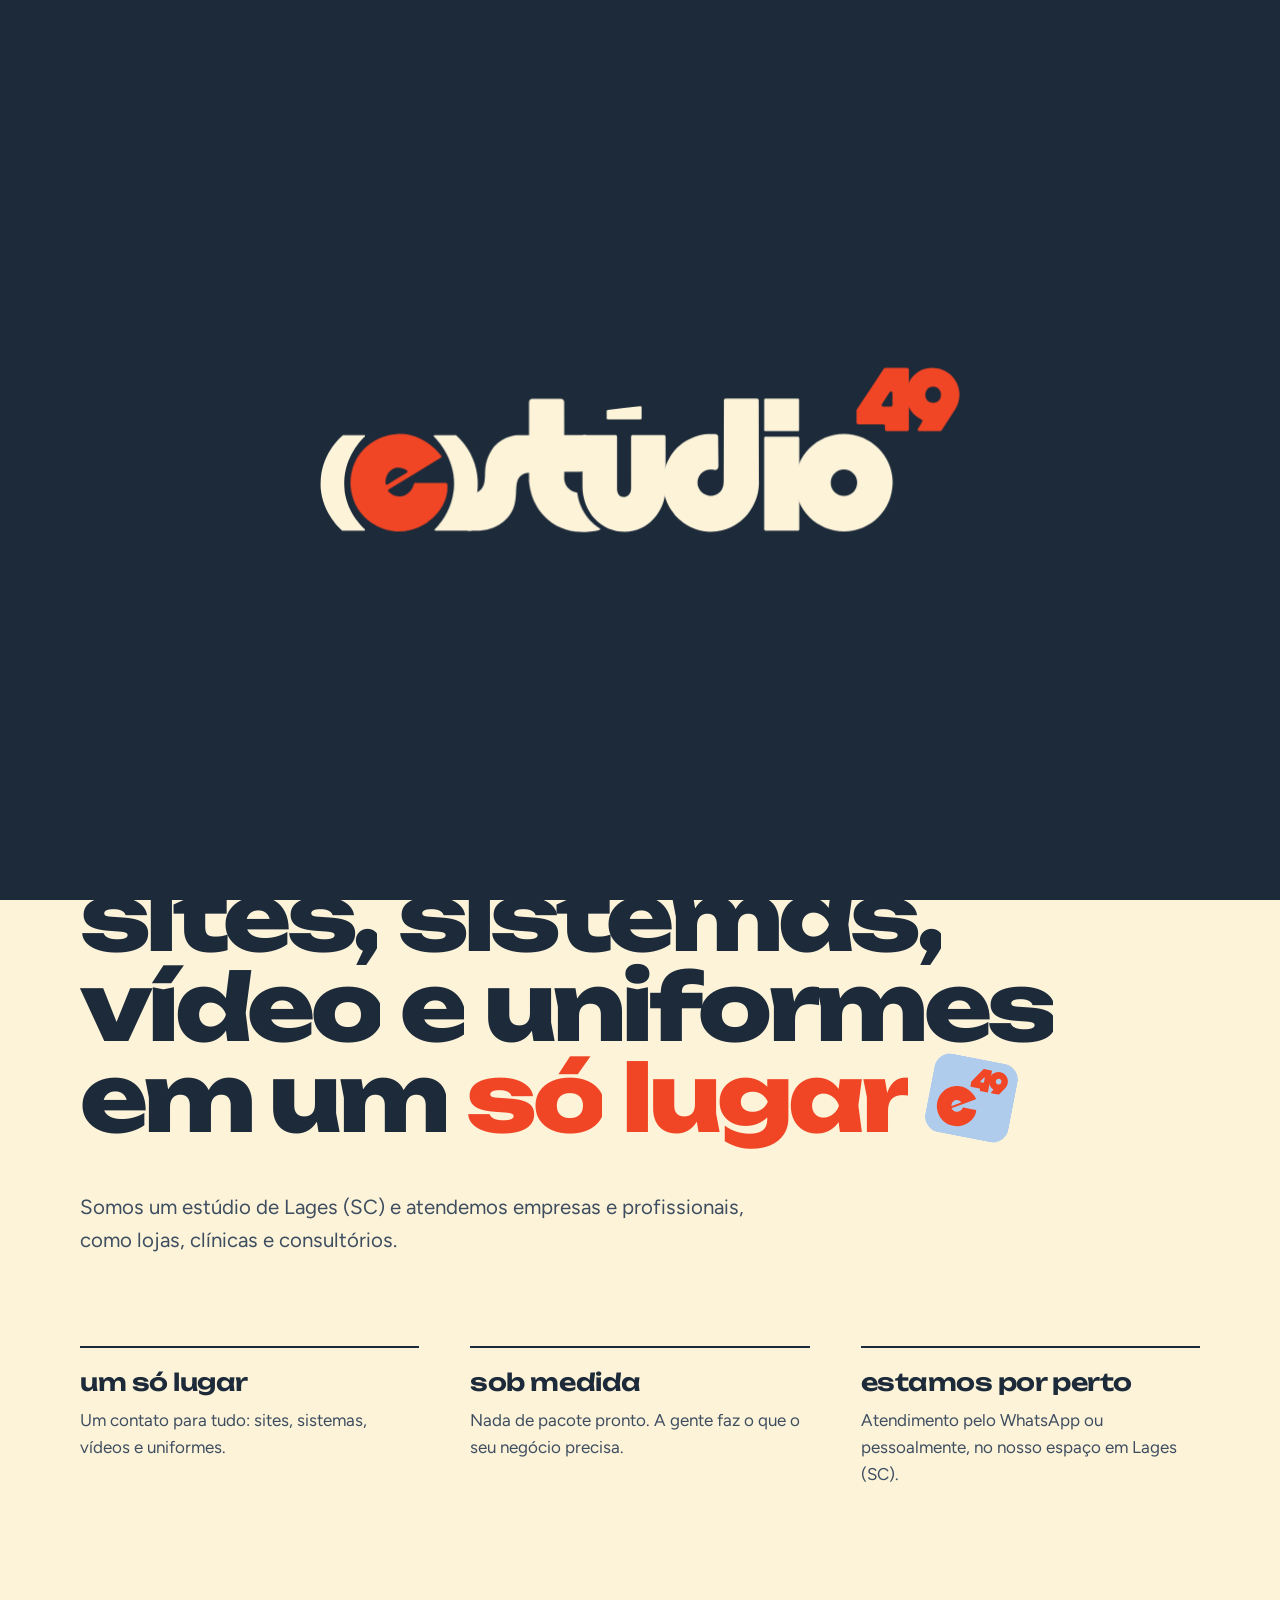
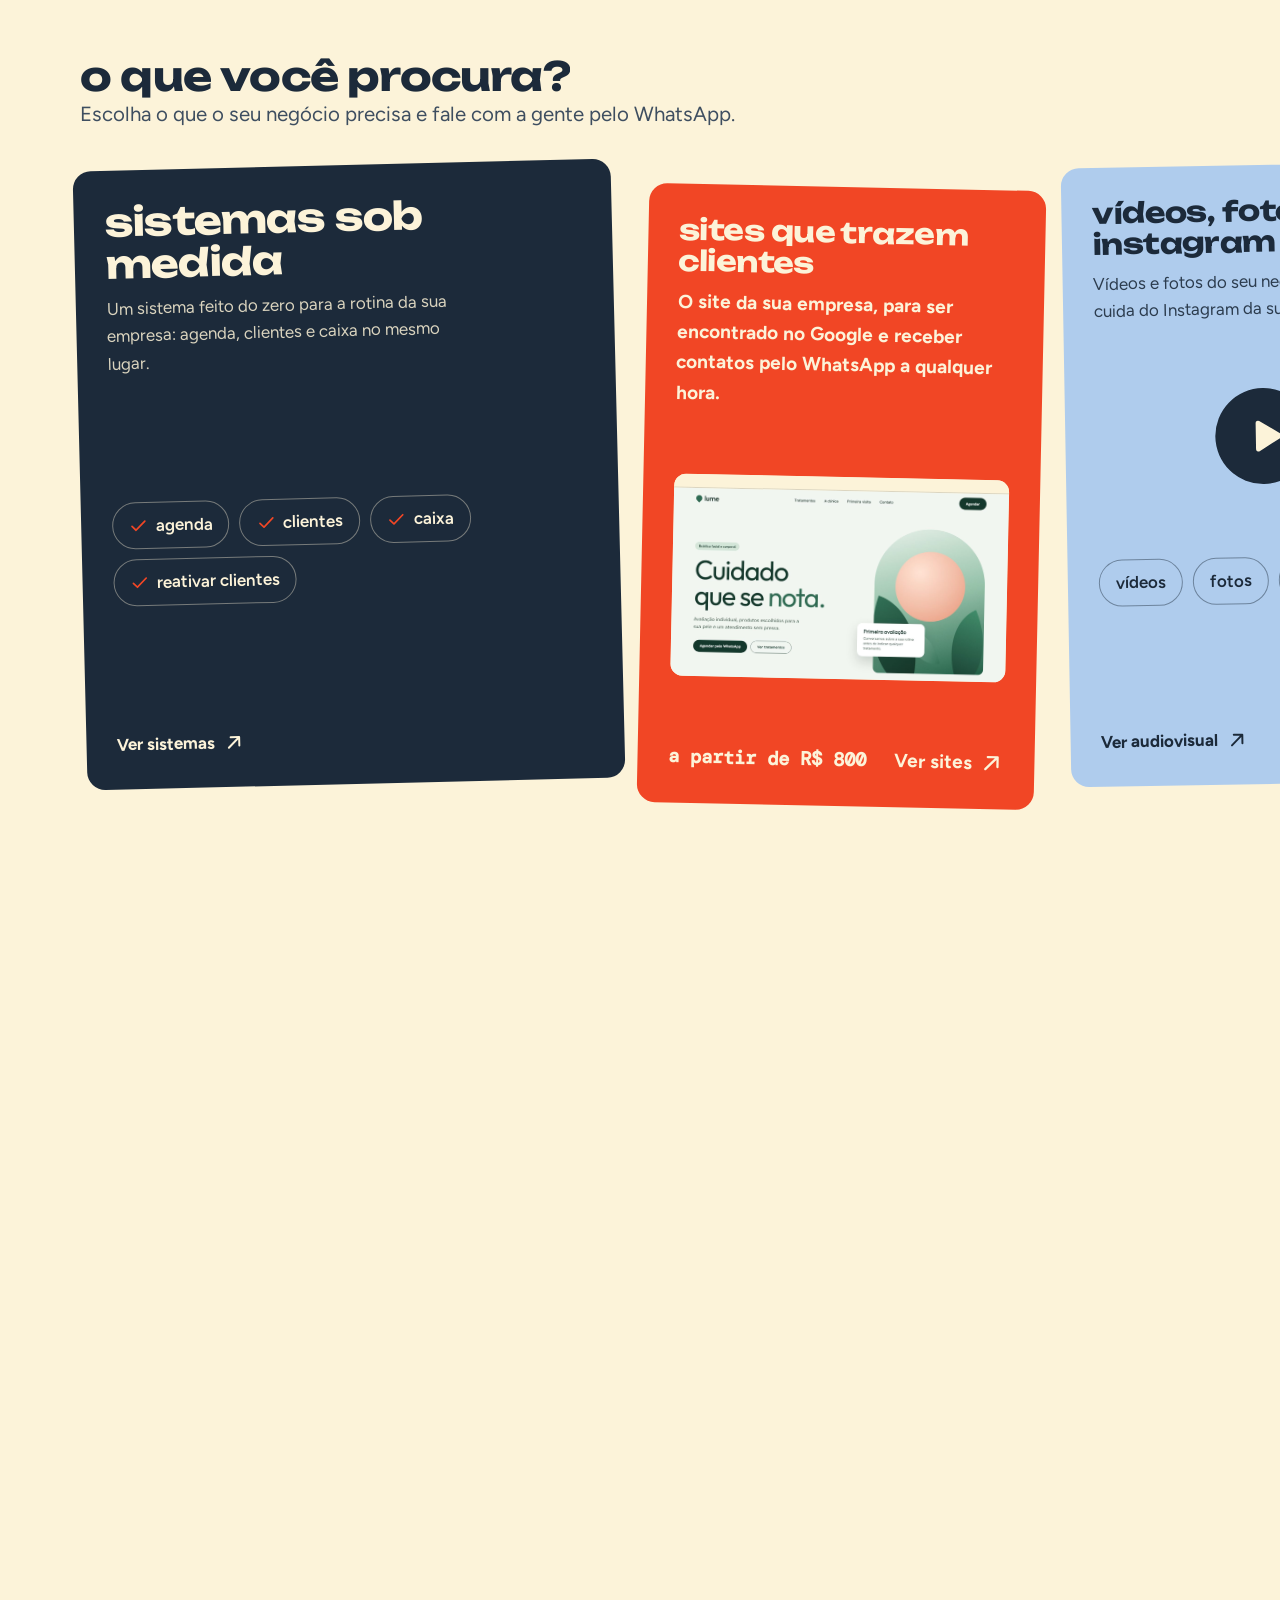
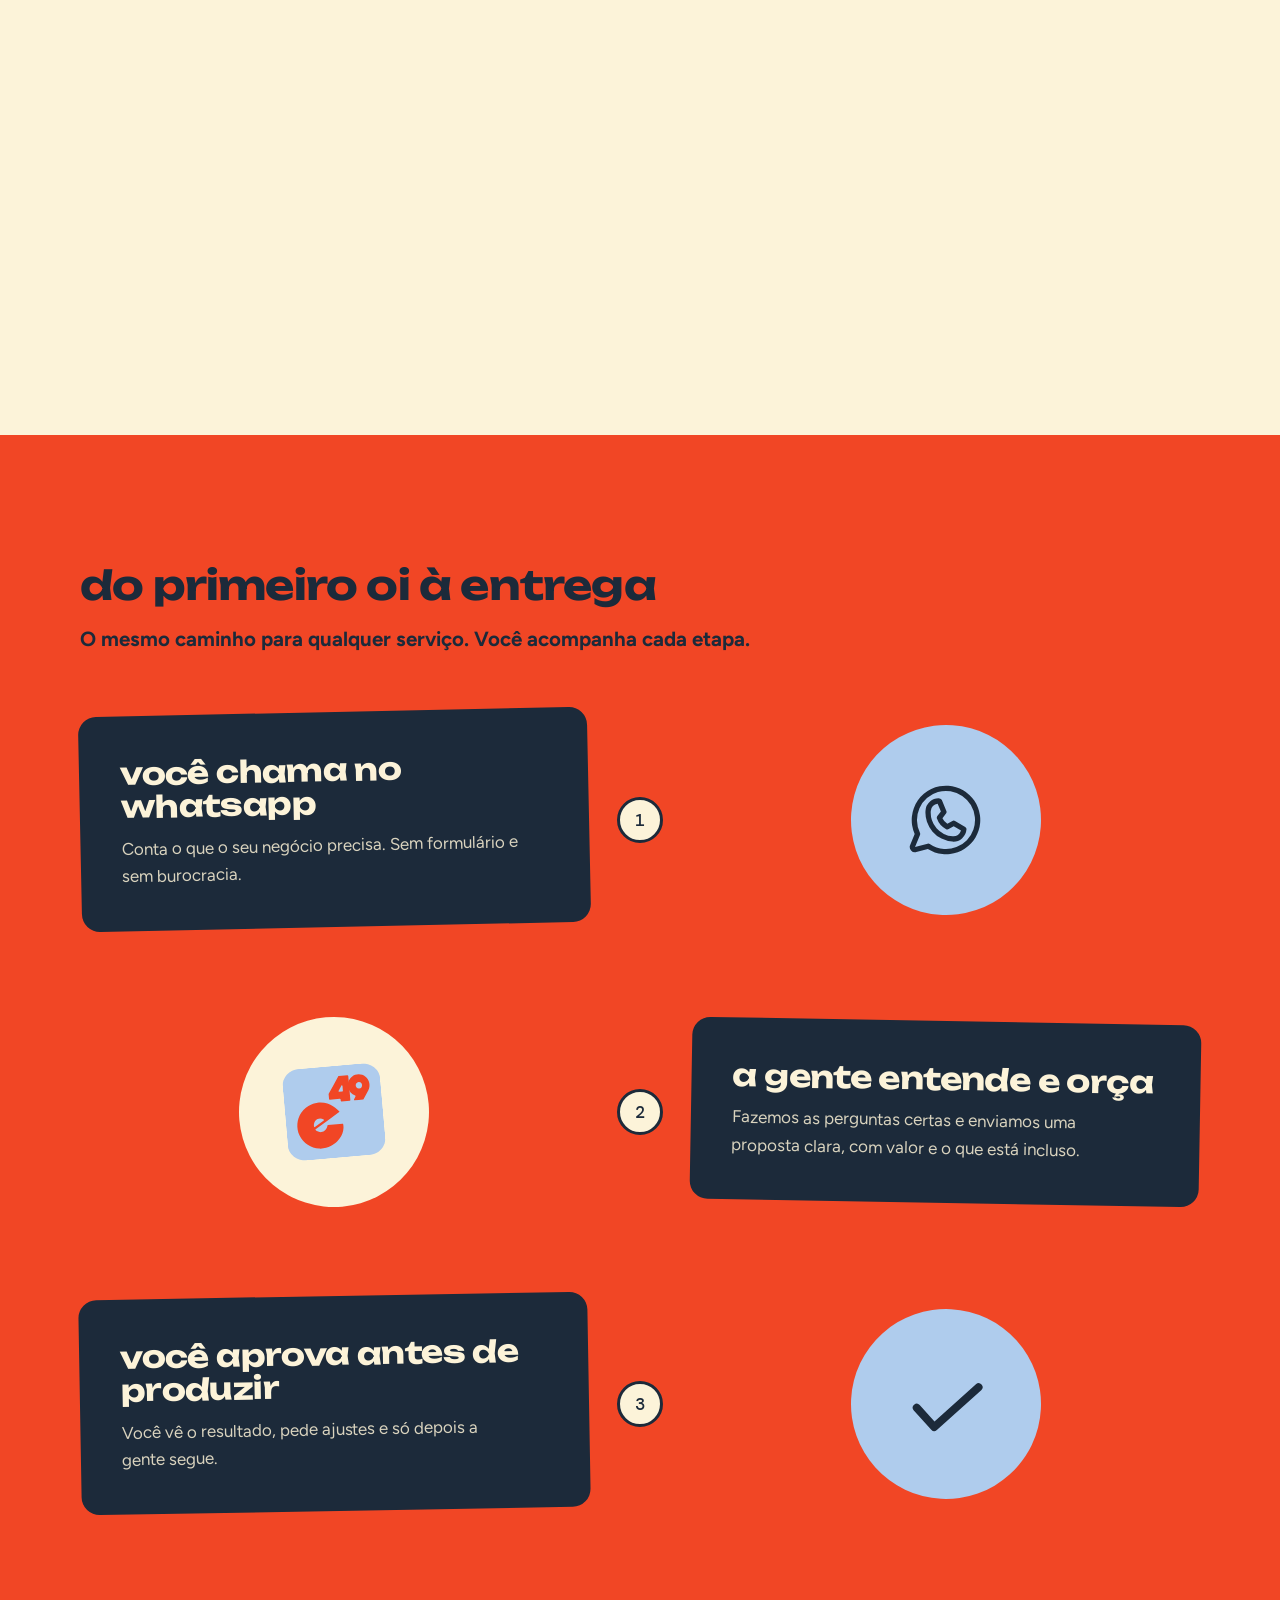
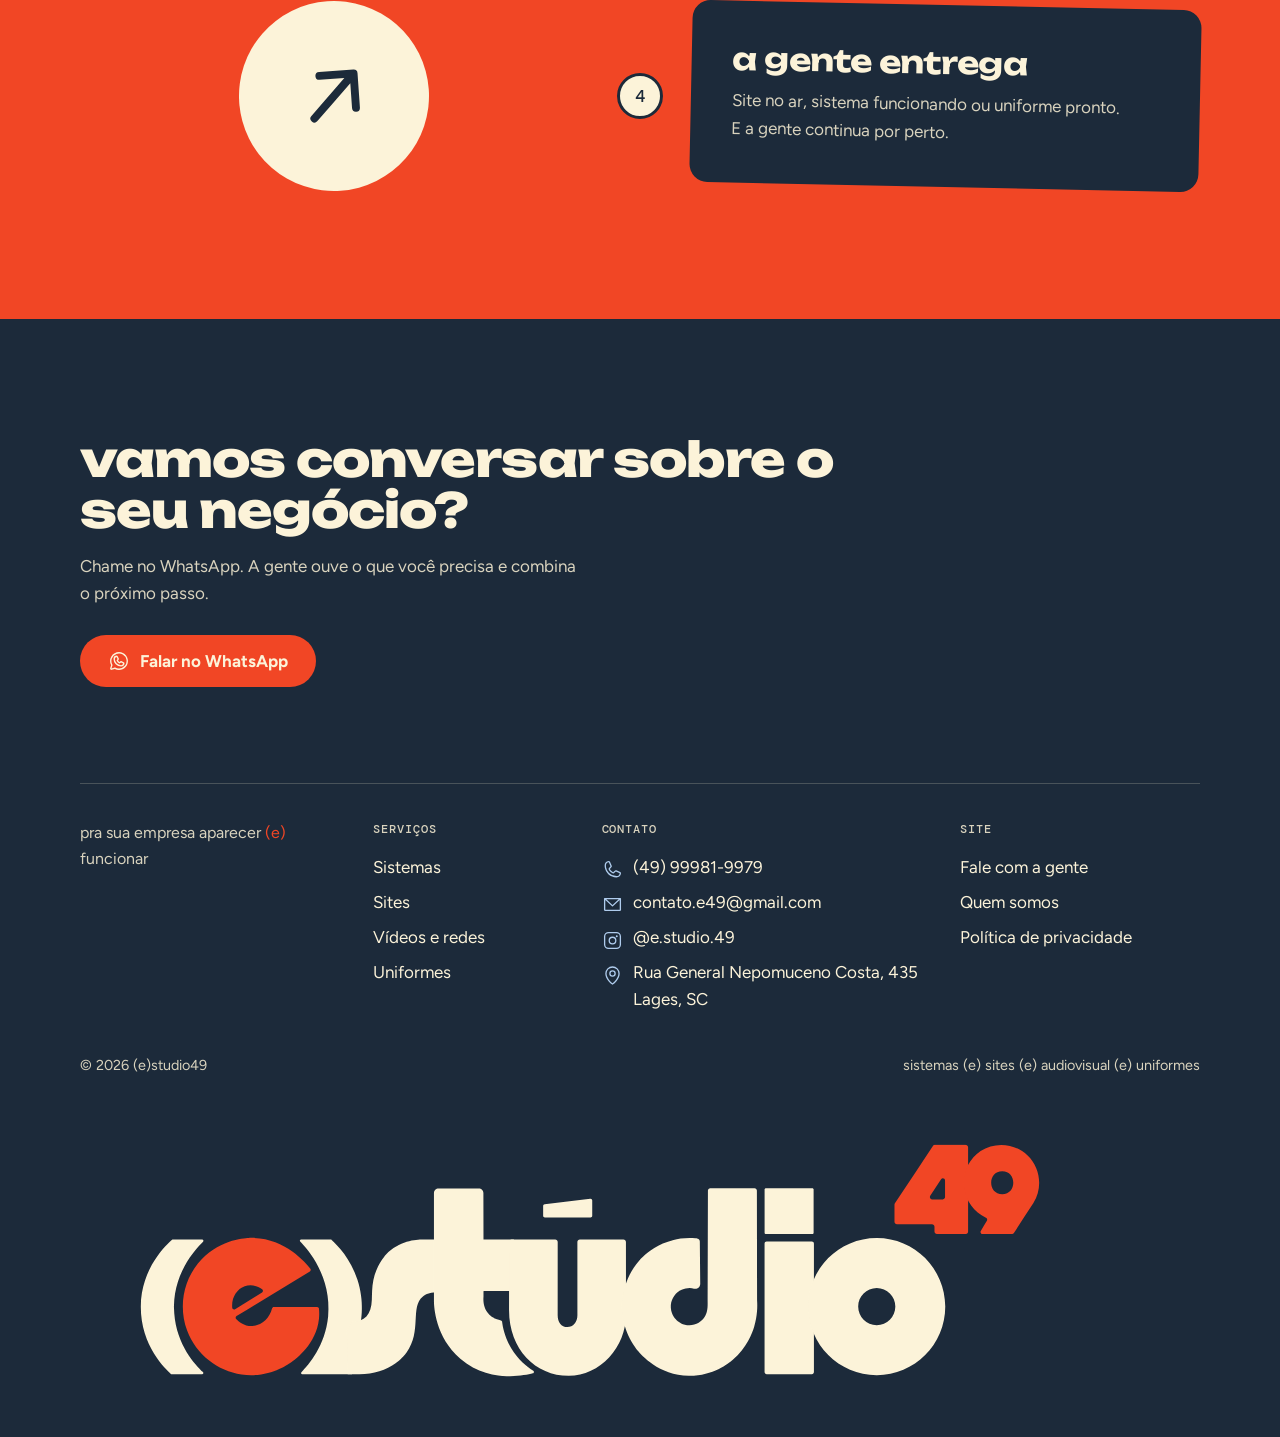
<file: index.html>
<!doctype html>
<html lang="pt-BR">
<head>
<meta charset="utf-8">
<meta name="robots" content="noindex, nofollow">
<meta name="viewport" content="width=device-width, initial-scale=1">
<title>(e)studio49 | Sites, sistemas, vídeo e uniformes em Lages (SC)</title>
<meta name="description" content="Estúdio em Lages (SC) que faz sites, sistemas sob medida, vídeo, fotos, Instagram e uniformes para empresas e profissionais. Sites a partir de R$ 800.">
<link rel="canonical" href="https://estudio49.com.br/">
<meta name="e49-home" content="1">
<meta name="theme-color" content="#1C2A3A">
<meta name="color-scheme" content="light">
<meta property="og:type" content="website">
<meta property="og:locale" content="pt_BR">
<meta property="og:site_name" content="(e)studio49">
<meta property="og:title" content="(e)studio49 | Sites, sistemas, vídeo e uniformes em Lages (SC)">
<meta property="og:description" content="Estúdio em Lages (SC) que faz sites, sistemas sob medida, vídeo, fotos, Instagram e uniformes para empresas e profissionais. Sites a partir de R$ 800.">
<meta property="og:url" content="https://estudio49.com.br/">
<meta property="og:image" content="https://estudio49.com.br/assets/og.png">
<meta property="og:image:width" content="1200">
<meta property="og:image:height" content="630">
<meta name="twitter:card" content="summary_large_image">
<link rel="icon" type="image/svg+xml" href="assets/logo/e49-simbolo-etiqueta.svg">
<link rel="icon" type="image/png" href="assets/e49-simbolo-etiqueta.png">
<link rel="apple-touch-icon" href="assets/e49-simbolo-etiqueta.png">
<link rel="preload" href="assets/fonts/unbounded-var.woff2" as="font" type="font/woff2" crossorigin>
<link rel="preload" href="assets/fonts/figtree-var.woff2" as="font" type="font/woff2" crossorigin>
<link rel="stylesheet" href="css/style.css">
<script>(function(){var d=document.documentElement;d.className+=' js';try{if(!matchMedia('(prefers-reduced-motion: reduce)').matches){if(sessionStorage.getItem('e49tr')){d.className+=' tr-cover'}else if(document.querySelector('meta[name=\"e49-home\"]')&&!sessionStorage.getItem('e49intro')){d.className+=' intro-cover'}}}catch(e){}})()</script>
<script type="application/ld+json">
{
  "@context": "https://schema.org",
  "@type": "ProfessionalService",
  "name": "(e)studio49",
  "url": "https://estudio49.com.br/",
  "logo": "https://estudio49.com.br/assets/e49-simbolo-etiqueta.png",
  "description": "Sites, sistemas sob medida, vídeo, fotos, Instagram e uniformes para empresas e profissionais, num lugar só.",
  "telephone": "+55 49 99981-9979",
  "email": "contato.e49@gmail.com",
  "sameAs": ["https://www.instagram.com/e.studio.49/"],
  "address": { "@type": "PostalAddress", "streetAddress": "Rua General Nepomuceno Costa, 435", "postalCode": "88502-130", "addressLocality": "Lages", "addressRegion": "SC", "addressCountry": "BR" },
  "areaServed": [{ "@type": "City", "name": "Lages" }, { "@type": "State", "name": "Santa Catarina" }, { "@type": "Country", "name": "Brasil" }],
  "knowsAbout": ["criação de sites", "sistemas sob medida", "vídeo e fotografia para empresas", "uniformes personalizados"],
  "makesOffer": [{ "@type": "Offer", "itemOffered": { "@type": "Service", "name": "Criação de sites", "url": "https://estudio49.com.br/sites/" } }, { "@type": "Offer", "itemOffered": { "@type": "Service", "name": "Sistemas sob medida", "url": "https://estudio49.com.br/sistemas/" } }, { "@type": "Offer", "itemOffered": { "@type": "Service", "name": "Vídeo, fotos e Instagram", "url": "https://estudio49.com.br/video-e-fotos/" } }, { "@type": "Offer", "itemOffered": { "@type": "Product", "name": "Uniformes personalizados", "url": "https://estudio49.com.br/uniformes/" } }],
  "slogan": "pra sua empresa aparecer (e) funcionar"
}
</script>

</head>
<body>
<a class="skip" href="#main">Pular para o conteúdo</a>
<header class="header">
  <div class="hbar">
    <a class="logo" href="" aria-label="(e)studio49, página inicial"><img src="assets/logo/e49-horizontal-negativo.svg" alt="(e)studio49" width="124" height="32"></a>
    <nav class="nav" id="menu" aria-label="Principal">
      <ul class="nav-list">
        <li><a href="sistemas/">Sistemas</a></li>
        <li><a href="sites/">Sites</a></li>
        <li><a href="video-e-fotos/">Vídeo e redes</a></li>
        <li><a href="uniformes/">Uniformes</a></li>
        <li><a href="contato/">Contato</a></li>
      </ul>
      <a class="btn btn-main nav-cta" href="https://wa.me/5549999819979?text=Oi!%20Vim%20pelo%20site%20da%20(e)studio49%20e%20quero%20conversar%20sobre%20o%20meu%20neg%C3%B3cio." target="_blank" rel="noopener"><span class="ic ic-whatsapp" aria-hidden="true"></span>Falar no WhatsApp</a>
    </nav>
    <button class="menu-btn" type="button" aria-controls="menu" aria-expanded="false" aria-label="Abrir menu"><span class="ham" aria-hidden="true"><i></i><i></i></span></button>
  </div>
</header>
<div class="trail" aria-hidden="true"><svg xmlns="http://www.w3.org/2000/svg"><path class="t-line" d="M0 0"/></svg></div>
<main id="main">
<section class="hero">
  <div class="slash" aria-hidden="true"></div>
  <div class="wrap">
    <h1><span class="l">pra sua empresa</span> <span class="l">aparecer <span class="par">(e)</span></span> <span class="l">funcionar</span></h1>
    <div class="hero-body">
      <p>Somos um estúdio de Lages (SC). Fazemos sites, sistemas sob medida, vídeo, redes sociais e uniformes para empresas e profissionais, como lojas, clínicas e consultórios.</p>
      <div class="cta-row">
        <a class="btn btn-main" href="https://wa.me/5549999819979?text=Oi!%20Vim%20pelo%20site%20da%20(e)studio49%20e%20quero%20conversar%20sobre%20o%20meu%20neg%C3%B3cio." target="_blank" rel="noopener"><span class="ic ic-whatsapp" aria-hidden="true"></span>Falar no WhatsApp</a>
        <a class="btn btn-ghost" href="#servicos">Escolher uma solução</a>
      </div>
    </div>
    <div class="orbit" data-parallax>
      <div class="o-core"><img src="assets/logo/e49-simbolo-etiqueta.svg" alt="" width="200" height="188"></div>
      <a class="o-pill o-1" href="sistemas/">sistemas</a>
      <a class="o-pill o-2" href="sites/">sites</a>
      <a class="o-pill o-3" href="video-e-fotos/">vídeo e fotos</a>
      <a class="o-pill o-4" href="video-e-fotos/">instagram</a>
      <a class="o-pill o-5" href="uniformes/">uniformes</a>
    </div>  </div>
</section>

<section class="statement">
  <div class="wrap">
    <h2 class="display" aria-label="sites, sistemas, vídeo e uniformes num lugar só">
      <span class="row" aria-hidden="true"><span class="wd"><span>sites,</span></span><span class="wd"><span>sistemas,</span></span></span>
      <span class="row" aria-hidden="true"><span class="wd"><span>vídeo</span></span><span class="wd"><span>e</span></span><span class="wd"><span>uniformes</span></span></span>
      <span class="row" aria-hidden="true"><span class="wd"><span>num</span></span><span class="wd"><span class="hl">lugar</span></span><span class="wd"><span class="hl">só</span></span><span class="stk stk-tile" style="--r:8deg"><img src="assets/logo/e49-simbolo-etiqueta.svg" alt="" width="200" height="188"></span></span>
    </h2>
    <p class="lead sub rv">Somos um estúdio de Lages (SC) e atendemos empresas e profissionais, como lojas, clínicas e consultórios. Você fala com uma equipe só e recebe tudo com o mesmo visual.</p>
    <ul class="diffs">
      <li class="rv">
        <h3 class="h-2">um lugar só</h3>
        <p>Um contato para tudo: site, sistema, vídeo e uniforme.</p>
      </li>
      <li class="rv" style="--d:80ms">
        <h3 class="h-2">sob medida</h3>
        <p>Nada de pacote pronto. A gente faz o que o seu negócio precisa.</p>
      </li>
      <li class="rv" style="--d:160ms">
        <h3 class="h-2">perto</h3>
        <p>Atendimento pelo WhatsApp ou pessoalmente, no nosso espaço em Lages (SC).</p>
      </li>
    </ul>
  </div>
</section>

<section class="hs" id="servicos" aria-labelledby="hs-h">
  <div class="hs-sticky">
    <div class="wrap hs-head">
      <h2 class="h-1 split-h" id="hs-h">o que você procura?</h2>
      <p class="lead">Escolha o que o seu negócio precisa e fale com a gente pelo WhatsApp.</p>
    </div>
    <div class="hs-track">
      <a class="hs-card hs-1" href="sistemas/">
        <div>
          <h3>sistemas sob medida</h3>
          <p>Um sistema feito do zero para a rotina da sua empresa: agenda, clientes e caixa no mesmo lugar.</p>
        </div>
        <div class="art"><ul class="art-pills"><li><span class="ic ic-check" aria-hidden="true"></span>agenda</li><li><span class="ic ic-check" aria-hidden="true"></span>clientes</li><li><span class="ic ic-check" aria-hidden="true"></span>caixa</li><li><span class="ic ic-check" aria-hidden="true"></span>reativar clientes</li></ul></div>
        <div class="foot"><span class="go">Ver sistemas <span class="ic ic-arrow" aria-hidden="true"></span></span></div>
      </a>
      <a class="hs-card hs-2" href="sites/">
        <div>
          <h3>sites que trazem cliente</h3>
          <p>O site da sua empresa, para ser encontrado no Google e receber contatos pelo WhatsApp a qualquer hora.</p>
        </div>
        <div class="art"><div class="art-browser"><img src="assets/demo/lume-d.jpg" alt="Exemplo de site para clínica de estética" width="1440" height="810" loading="lazy" decoding="async"></div></div>
        <div class="foot"><span class="price">a partir de R$ 800</span><span class="go">Ver sites <span class="ic ic-arrow" aria-hidden="true"></span></span></div>
      </a>
      <a class="hs-card hs-3" href="video-e-fotos/">
        <div>
          <h3>vídeo, fotos e instagram</h3>
          <p>Vídeos e fotos do seu negócio, e a gente cuida do Instagram da sua empresa.</p>
        </div>
        <div class="art"><div class="art-media"><span class="art-play" aria-hidden="true"><span class="ic ic-play"></span></span><ul class="art-pills"><li>vídeo</li><li>fotos</li><li><span class="ic ic-instagram" aria-hidden="true"></span>instagram</li></ul></div></div>
        <div class="foot"><span class="go">Ver vídeo e redes <span class="ic ic-arrow" aria-hidden="true"></span></span></div>
      </a>
      <a class="hs-card hs-4" href="uniformes/">
        <div>
          <h3>uniforme com a sua marca</h3>
          <p>Camisetas, polos e moletons com a sua marca, a partir de 7 peças. O valor sai na hora.</p>
        </div>
        <div class="art art-tee"><div class="pv-stage" data-g="camiseta" aria-hidden="true"><img class="pv-g pv-camiseta" src="assets/uniformes/camiseta.webp" width="1080" height="1350" alt="" decoding="async"></div></div>
        <div class="foot"><span class="go">Calcular o valor <span class="ic ic-arrow" aria-hidden="true"></span></span></div>
      </a>
    </div>
  </div>
</section>

<section class="how sec" id="como-funciona">
  <div class="wrap">
    <div class="sec-head">
      <h2 class="h-1 split-h">do primeiro oi à entrega</h2>
      <p class="lead rv">O mesmo caminho para qualquer serviço. Você acompanha cada etapa.</p>
    </div>
    <div class="flow">
      <div class="flow-line" aria-hidden="true"></div>
      <ol>
        <li class="step">
          <div class="step-card rv" style="--rot:-1.2deg"><h3>você chama no WhatsApp</h3><p>Conta o que o seu negócio precisa. Sem formulário e sem burocracia.</p></div>
          <div class="step-sticker rise" style="--rot:4deg;--sbg:var(--e49-geada)" aria-hidden="true"><span class="ic ic-whatsapp"></span></div>
        </li>
        <li class="step">
          <div class="step-card rv" style="--rot:1deg"><h3>a gente entende e orça</h3><p>Fazemos as perguntas certas e enviamos uma proposta clara, com valor e o que está incluso.</p></div>
          <div class="step-sticker rise" style="--rot:-5deg;--sbg:var(--e49-nata)" aria-hidden="true"><img src="assets/logo/e49-simbolo-etiqueta.svg" alt="" width="200" height="188"></div>
        </li>
        <li class="step">
          <div class="step-card rv" style="--rot:-1deg"><h3>você aprova antes de produzir</h3><p>Você vê o resultado, pede ajustes e só depois a gente segue.</p></div>
          <div class="step-sticker rise" style="--rot:3deg;--sbg:var(--e49-geada)" aria-hidden="true"><span class="ic ic-check"></span></div>
        </li>
        <li class="step">
          <div class="step-card rv" style="--rot:1.2deg"><h3>a gente entrega</h3><p>Site no ar, sistema funcionando ou uniforme pronto. E a gente continua por perto.</p></div>
          <div class="step-sticker rise" style="--rot:-4deg;--sbg:var(--e49-nata)" aria-hidden="true"><span class="ic ic-arrow"></span></div>
        </li>
      </ol>
    </div>
  </div>
</section>
</main>
<footer class="footer band">
  <div class="wrap">
    <div class="foot-cta">
      <h2>vamos conversar sobre o seu negócio?</h2>
      <p>Chame no WhatsApp. A gente ouve o que você precisa e combina o próximo passo.</p>
      <a class="btn btn-main" href="https://wa.me/5549999819979?text=Oi!%20Vim%20pelo%20site%20da%20(e)studio49%20e%20quero%20conversar%20sobre%20o%20meu%20neg%C3%B3cio." target="_blank" rel="noopener"><span class="ic ic-whatsapp" aria-hidden="true"></span>Falar no WhatsApp</a>
    </div>
    <div class="foot-grid">
      <div>
        <p class="sig">pra sua empresa aparecer <span class="par">(e)</span> funcionar</p>
      </div>
      <div>
        <h3>serviços</h3>
        <ul>
          <li><a href="sistemas/">Sistemas</a></li>
          <li><a href="sites/">Sites</a></li>
          <li><a href="video-e-fotos/">Vídeo e redes</a></li>
          <li><a href="uniformes/">Uniformes</a></li>
        </ul>
      </div>
      <div>
        <h3>contato</h3>
        <ul class="foot-ct">
          <li><span class="ic ic-phone" aria-hidden="true"></span><a href="https://wa.me/5549999819979?text=Oi!%20Vim%20pelo%20site%20da%20(e)studio49%20e%20quero%20conversar%20sobre%20o%20meu%20neg%C3%B3cio." target="_blank" rel="noopener">(49) 99981-9979</a></li>
          <li><span class="ic ic-mail" aria-hidden="true"></span><a href="mailto:contato.e49@gmail.com">contato.e49@gmail.com</a></li>
          <li><span class="ic ic-instagram" aria-hidden="true"></span><a href="https://www.instagram.com/e.studio.49/" target="_blank" rel="noopener">@e.studio.49</a></li>
          <li><span class="ic ic-pin" aria-hidden="true"></span><span><span class="nw">Rua General Nepomuceno Costa, 435</span><br>Lages, SC</span></li>
        </ul>
      </div>
      <div>
        <h3>site</h3>
        <ul>
          <li><a href="contato/">Fale com a gente</a></li>
          <li><a href="quem-somos/">Quem somos</a></li>
          <li><a href="privacidade/">Política de privacidade</a></li>
        </ul>
      </div>
    </div>
    <div class="foot-end">
      <span>&copy; 2026 (e)studio49</span>
      <span>sistemas (e) sites (e) vídeo (e) uniformes</span>
    </div>
  </div>
  <div class="foot-logo" aria-hidden="true"><div class="crop"><img src="assets/logo/e49-horizontal-negativo.svg" alt="" width="1480" height="382"></div></div>
</footer>
<a class="btn btn-main fab" href="https://wa.me/5549999819979?text=Oi!%20Vim%20pelo%20site%20da%20(e)studio49%20e%20quero%20conversar%20sobre%20o%20meu%20neg%C3%B3cio." target="_blank" rel="noopener" aria-label="Falar no WhatsApp"><span class="ic ic-whatsapp" aria-hidden="true"></span>WhatsApp</a>
<script src="js/edits.js"></script>
<script src="js/fx.js" defer></script>
<script src="js/main.js" defer></script>
</body>
</html>
</file>
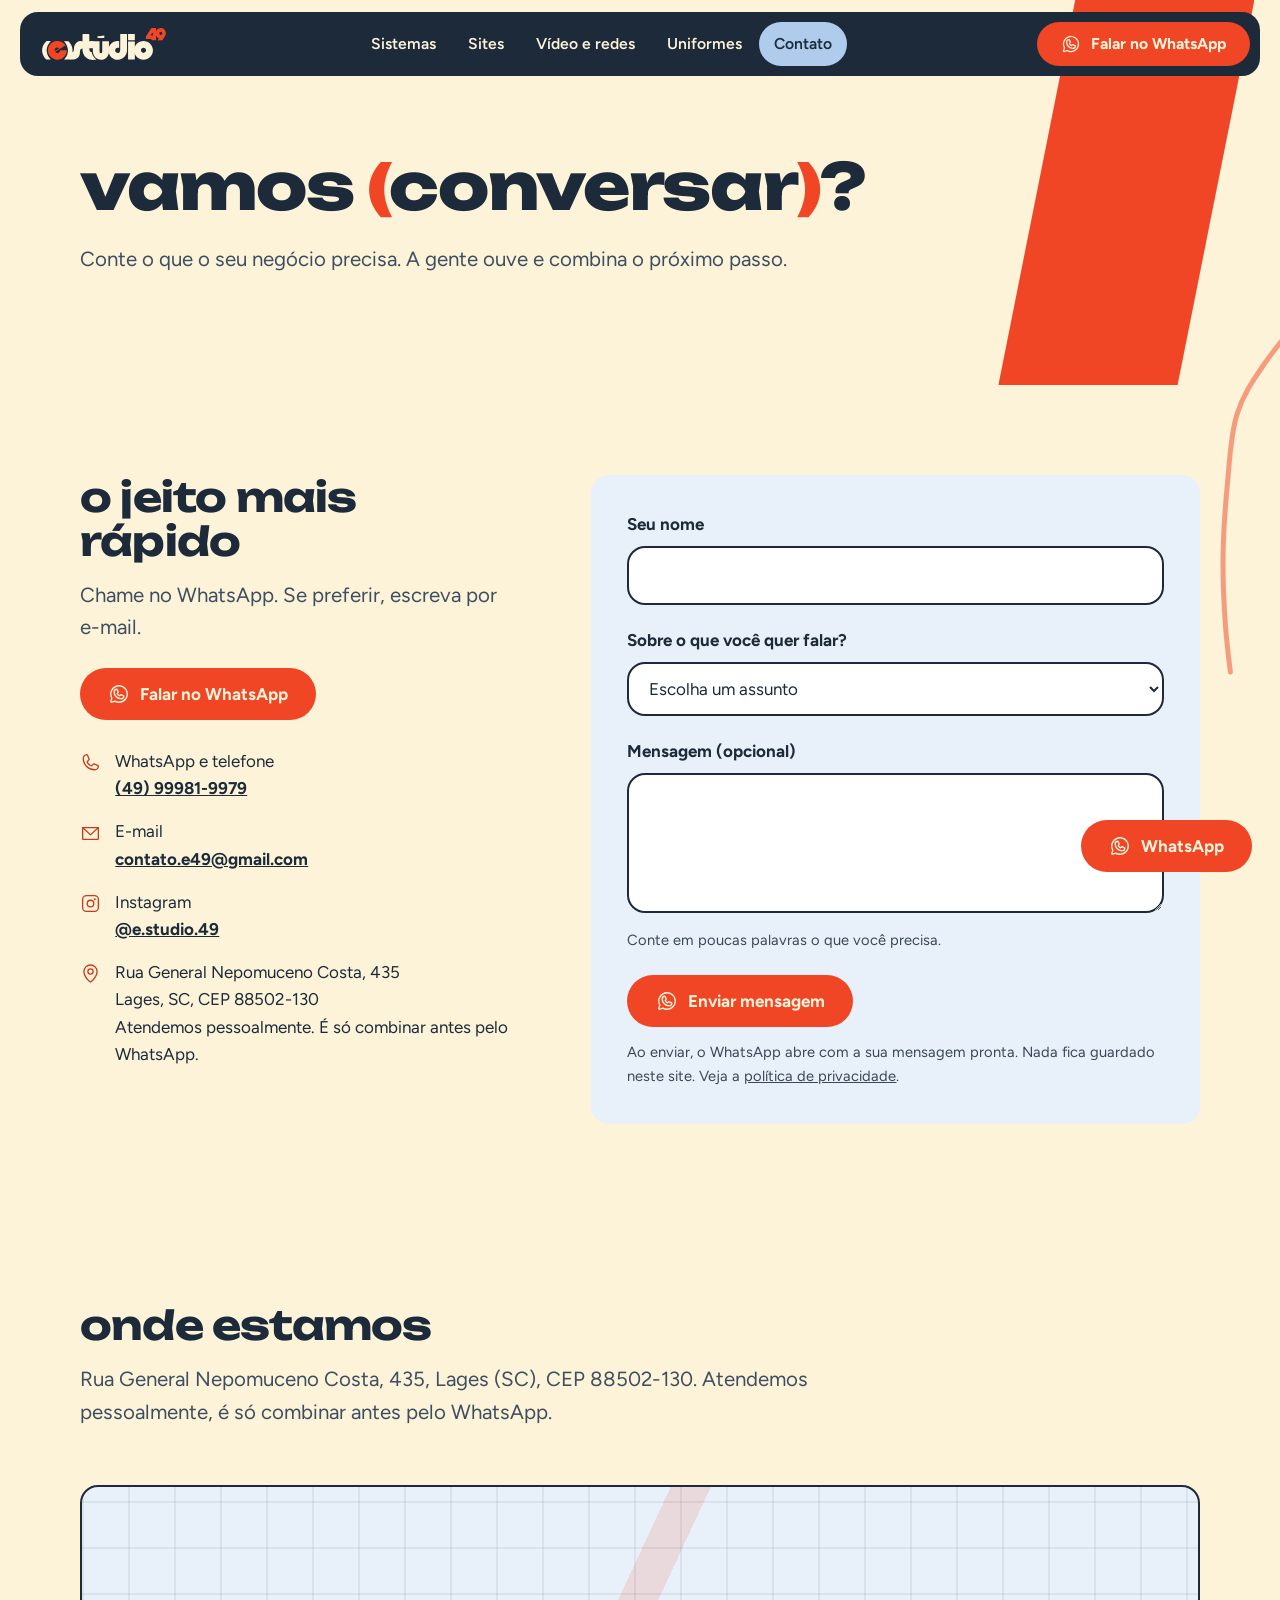
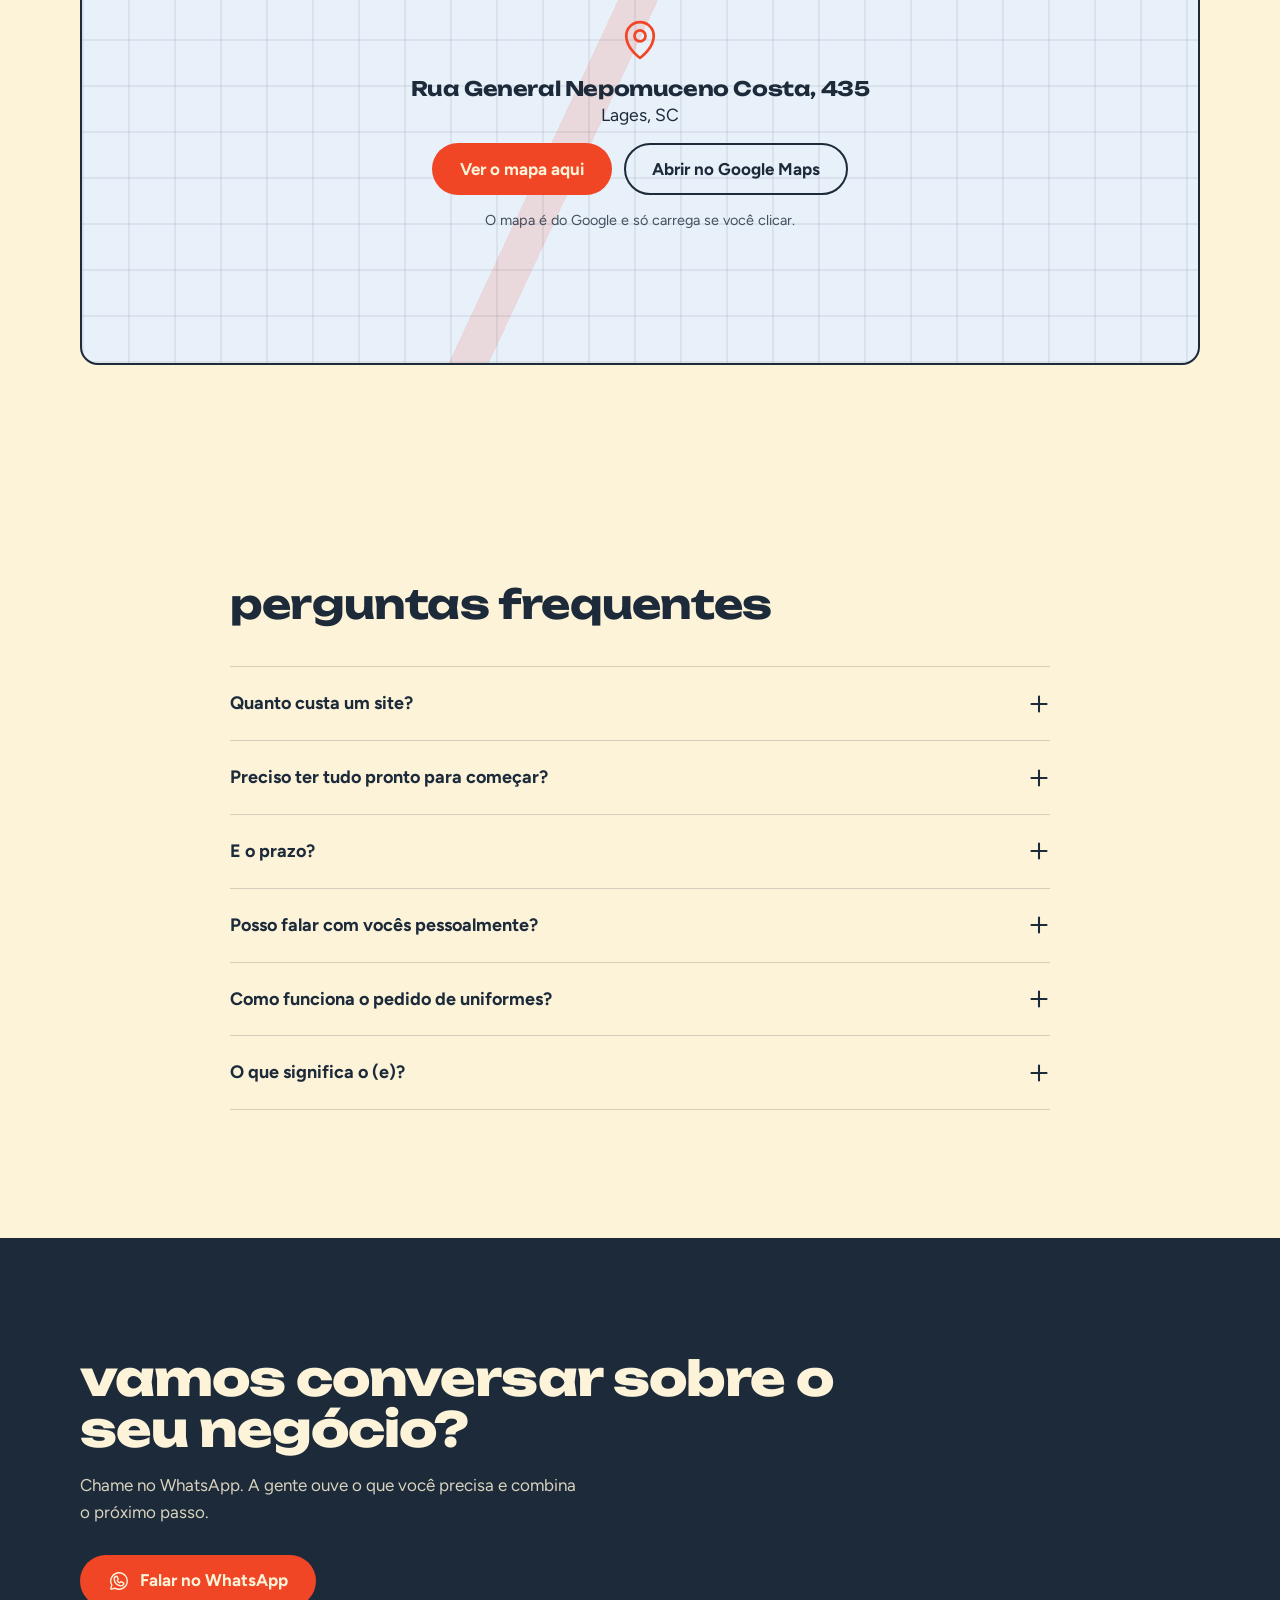
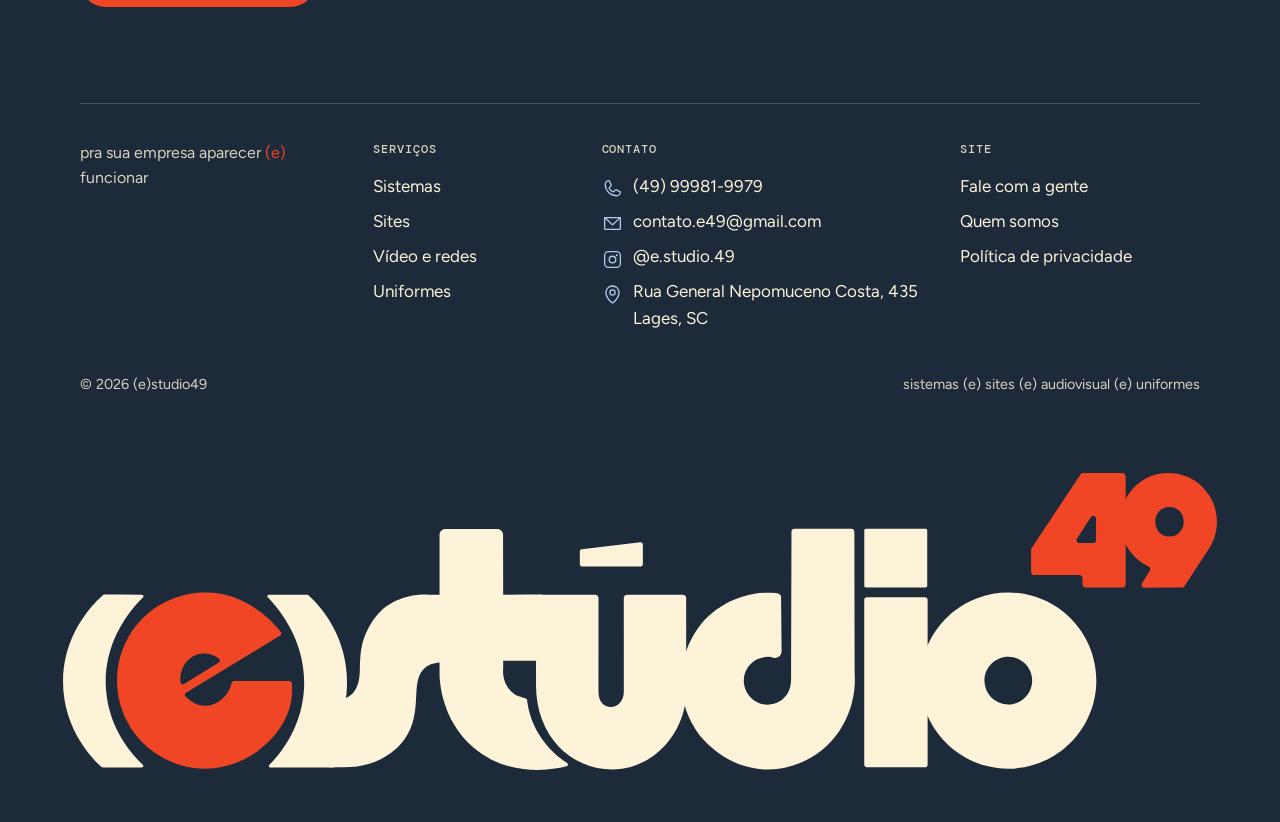
<file: contato/index.html>
<!doctype html>
<html lang="pt-BR">
<head>
<meta charset="utf-8">
<meta name="robots" content="noindex, nofollow">
<meta name="viewport" content="width=device-width, initial-scale=1">
<title>Fale com a (e)studio49 | WhatsApp, e-mail e Lages (SC)</title>
<meta name="description" content="Fale com a (e)studio49 pelo WhatsApp (49) 99981-9979 ou visite: Rua General Nepomuceno Costa, 435, Lages (SC). Atendimento combinado antes.">
<link rel="canonical" href="https://estudio49.com.br/contato/">
<meta name="theme-color" content="#1C2A3A">
<meta name="color-scheme" content="light">
<meta property="og:type" content="website">
<meta property="og:locale" content="pt_BR">
<meta property="og:site_name" content="(e)studio49">
<meta property="og:title" content="Fale com a (e)studio49 | WhatsApp, e-mail e Lages (SC)">
<meta property="og:description" content="Fale com a (e)studio49 pelo WhatsApp (49) 99981-9979 ou visite: Rua General Nepomuceno Costa, 435, Lages (SC). Atendimento combinado antes.">
<meta property="og:url" content="https://estudio49.com.br/contato/">
<meta property="og:image" content="https://estudio49.com.br/assets/og.png">
<meta property="og:image:width" content="1200">
<meta property="og:image:height" content="630">
<meta name="twitter:card" content="summary_large_image">
<link rel="icon" type="image/svg+xml" href="../assets/logo/e49-simbolo-etiqueta.svg">
<link rel="icon" type="image/png" href="../assets/e49-simbolo-etiqueta.png">
<link rel="apple-touch-icon" href="../assets/e49-simbolo-etiqueta.png">
<link rel="preload" href="../assets/fonts/unbounded-var.woff2" as="font" type="font/woff2" crossorigin>
<link rel="preload" href="../assets/fonts/figtree-var.woff2" as="font" type="font/woff2" crossorigin>
<link rel="stylesheet" href="../css/style.css">
<script>(function(){var d=document.documentElement;d.className+=' js';try{if(!matchMedia('(prefers-reduced-motion: reduce)').matches){if(sessionStorage.getItem('e49tr')){d.className+=' tr-cover'}else if(document.querySelector('meta[name=\"e49-home\"]')&&!sessionStorage.getItem('e49intro')){d.className+=' intro-cover'}}}catch(e){}})()</script>

</head>
<body>
<a class="skip" href="#main">Pular para o conteúdo</a>
<header class="header">
  <div class="hbar">
    <a class="logo" href="../" aria-label="(e)studio49, página inicial"><img src="../assets/logo/e49-horizontal-negativo.svg" alt="(e)studio49" width="124" height="32"></a>
    <nav class="nav" id="menu" aria-label="Principal">
      <ul class="nav-list">
        <li><a href="../sistemas/">Sistemas</a></li>
        <li><a href="../sites/">Sites</a></li>
        <li><a href="../video-e-fotos/">Vídeo e redes</a></li>
        <li><a href="../uniformes/">Uniformes</a></li>
        <li><a href="../contato/" aria-current="page">Contato</a></li>
      </ul>
      <a class="btn btn-main nav-cta" href="https://wa.me/5549999819979?text=Oi!%20Vim%20pelo%20site%20da%20(e)studio49%20e%20quero%20conversar%20sobre%20o%20meu%20neg%C3%B3cio." target="_blank" rel="noopener"><span class="ic ic-whatsapp" aria-hidden="true"></span>Falar no WhatsApp</a>
    </nav>
    <button class="menu-btn" type="button" aria-controls="menu" aria-expanded="false" aria-label="Abrir menu"><span class="ham" aria-hidden="true"><i></i><i></i></span></button>
  </div>
</header>
<div class="trail" aria-hidden="true"><svg xmlns="http://www.w3.org/2000/svg"><path class="t-line" d="M0 0"/></svg></div>
<main id="main">
<section class="page-hero">
  <div class="slash" aria-hidden="true"></div>
  <div class="wrap">
    <h1>vamos <span class="par">(</span>conversar<span class="par">)</span>?</h1>
    <p class="lead">Conte o que o seu negócio precisa. A gente ouve e combina o próximo passo.</p>
  </div>
</section>

<section class="sec-tight">
  <div class="wrap contact">
    <div class="rv">
      <h2 class="h-1">o jeito mais rápido</h2>
      <p class="lead" style="margin-top:16px">Chame no WhatsApp. Se preferir, escreva por e-mail.</p>
      <p style="margin-top:24px"><a class="btn btn-main" href="https://wa.me/5549999819979?text=Oi!%20Vim%20pelo%20site%20da%20(e)studio49%20e%20quero%20conversar%20sobre%20o%20meu%20neg%C3%B3cio." target="_blank" rel="noopener"><span class="ic ic-whatsapp" aria-hidden="true"></span>Falar no WhatsApp</a></p>
      <ul class="ct-list">
        <li><span class="ic ic-phone" aria-hidden="true"></span><span>WhatsApp e telefone<br><a href="https://wa.me/5549999819979?text=Oi!%20Vim%20pelo%20site%20da%20(e)studio49%20e%20quero%20conversar%20sobre%20o%20meu%20neg%C3%B3cio." target="_blank" rel="noopener">(49) 99981-9979</a></span></li>
        <li><span class="ic ic-mail" aria-hidden="true"></span><span>E-mail<br><a href="mailto:contato.e49@gmail.com">contato.e49@gmail.com</a></span></li>
        <li><span class="ic ic-instagram" aria-hidden="true"></span><span>Instagram<br><a href="https://www.instagram.com/e.studio.49/" target="_blank" rel="noopener">@e.studio.49</a></span></li>
        <li><span class="ic ic-pin" aria-hidden="true"></span><span><span class="nw">Rua General Nepomuceno Costa, 435</span><br>Lages, SC, CEP 88502-130<br>Atendemos pessoalmente. É só combinar antes pelo WhatsApp.</span></li>
      </ul>
    </div>
    <form class="form rv" id="contact-form" novalidate>
      <div class="fld">
        <label for="nome">Seu nome</label>
        <input id="nome" name="nome" type="text" autocomplete="name" required>
        <p class="err" role="alert">Escreva o seu nome para a gente saber com quem está falando.</p>
      </div>
      <div class="fld">
        <label for="assunto">Sobre o que você quer falar?</label>
        <select id="assunto" name="assunto" required>
          <option value="">Escolha um assunto</option>
          <option>Sistemas</option>
          <option>Sites</option>
          <option>Vídeo, fotos e Instagram</option>
          <option>Uniformes</option>
          <option>Outro assunto</option>
        </select>
        <p class="err" role="alert">Escolha um assunto para a conversa começar certa.</p>
      </div>
      <div class="fld">
        <label for="mensagem">Mensagem (opcional)</label>
        <textarea id="mensagem" name="mensagem"></textarea>
        <p class="hint">Conte em poucas palavras o que você precisa.</p>
      </div>
      <div>
        <button class="btn btn-main" type="submit"><span class="ic ic-whatsapp" aria-hidden="true"></span>Enviar mensagem</button>
        <p class="hint" style="margin-top:14px">Ao enviar, o WhatsApp abre com a sua mensagem pronta. Nada fica guardado neste site. Veja a <a href="../privacidade/">política de privacidade</a>.</p>
      </div>
    </form>
  </div>
</section>

<section class="sec-tight" id="mapa">
  <div class="wrap">
    <div class="sec-head rv">
      <h2 class="h-1">onde estamos</h2>
      <p class="lead">Rua General Nepomuceno Costa, 435, Lages (SC), CEP 88502-130. Atendemos pessoalmente, é só combinar antes pelo WhatsApp.</p>
    </div>
    <div class="map rv" id="map" data-src="https://www.google.com/maps?q=Rua+General+Nepomuceno+Costa,+435,+Lages+-+SC&amp;output=embed">
      <div class="map-ph">
        <span class="ic ic-pin map-pin" aria-hidden="true"></span>
        <p class="map-ad"><b>Rua General Nepomuceno Costa, 435</b>Lages, SC</p>
        <div class="map-btns">
          <button class="btn btn-main" type="button" data-map-load>Ver o mapa aqui</button>
          <a class="btn btn-ghost" href="https://www.google.com/maps/search/?api=1&amp;query=Rua+General+Nepomuceno+Costa+435+Lages+SC" target="_blank" rel="noopener">Abrir no Google Maps</a>
        </div>
        <p class="hint">O mapa é do Google e só carrega se você clicar.</p>
      </div>
    </div>
  </div>
</section>
<section class="sec">
  <div class="wrap">
    <div class="faq rv">
      <h2 class="h-1">perguntas frequentes</h2>
      <details>
        <summary>Quanto custa um site?<span class="ic ic-plus" aria-hidden="true"></span></summary>
        <div class="ans"><p>A partir de R$ 800. Cada caso é um caso: a gente entende o que você precisa e passa o valor fechado. O pagamento é em duas etapas, 50% na aprovação do briefing e 50% na entrega.</p></div>
      </details>
      <details>
        <summary>Preciso ter tudo pronto para começar?<span class="ic ic-plus" aria-hidden="true"></span></summary>
        <div class="ans"><p>Não. Você chama no WhatsApp, conta o que a empresa faz e a gente organiza junto o que falta para o projeto andar.</p></div>
      </details>
      <details>
        <summary>E o prazo?<span class="ic ic-plus" aria-hidden="true"></span></summary>
        <div class="ans"><p>O prazo é combinado com você antes de começar, de acordo com o que será feito.</p></div>
      </details>
      <details>
        <summary>Posso falar com vocês pessoalmente?<span class="ic ic-plus" aria-hidden="true"></span></summary>
        <div class="ans"><p>Pode. Atendemos pelo WhatsApp e também em Lages (SC). É só combinar antes pelo WhatsApp.</p></div>
      </details>
      <details>
        <summary>Como funciona o pedido de uniformes?<span class="ic ic-plus" aria-hidden="true"></span></summary>
        <div class="ans"><p>O pedido começa em 7 peças. Na <a href="../uniformes/">página de uniformes</a> você monta o pedido, vê o valor na hora e finaliza pelo WhatsApp. O pagamento é com sinal de 50% ou em até 3x sem juros.</p></div>
      </details>
      <details>
        <summary>O que significa o (e)?<span class="ic ic-plus" aria-hidden="true"></span></summary>
        <div class="ans"><p>É o que liga tudo: sites (e) sistemas (e) vídeo (e) redes (e) uniformes (e) o que o seu negócio precisar.</p></div>
      </details>
    </div>
  </div>
</section>
</main>
<footer class="footer band">
  <div class="wrap">
    <div class="foot-cta">
      <h2>vamos conversar sobre o seu negócio?</h2>
      <p>Chame no WhatsApp. A gente ouve o que você precisa e combina o próximo passo.</p>
      <a class="btn btn-main" href="https://wa.me/5549999819979?text=Oi!%20Vim%20pelo%20site%20da%20(e)studio49%20e%20quero%20conversar%20sobre%20o%20meu%20neg%C3%B3cio." target="_blank" rel="noopener"><span class="ic ic-whatsapp" aria-hidden="true"></span>Falar no WhatsApp</a>
    </div>
    <div class="foot-grid">
      <div>
        <p class="sig">pra sua empresa aparecer <span class="par">(e)</span> funcionar</p>
      </div>
      <div>
        <h3>serviços</h3>
        <ul>
          <li><a href="../sistemas/">Sistemas</a></li>
          <li><a href="../sites/">Sites</a></li>
          <li><a href="../video-e-fotos/">Vídeo e redes</a></li>
          <li><a href="../uniformes/">Uniformes</a></li>
        </ul>
      </div>
      <div>
        <h3>contato</h3>
        <ul class="foot-ct">
          <li><span class="ic ic-phone" aria-hidden="true"></span><a href="https://wa.me/5549999819979?text=Oi!%20Vim%20pelo%20site%20da%20(e)studio49%20e%20quero%20conversar%20sobre%20o%20meu%20neg%C3%B3cio." target="_blank" rel="noopener">(49) 99981-9979</a></li>
          <li><span class="ic ic-mail" aria-hidden="true"></span><a href="mailto:contato.e49@gmail.com">contato.e49@gmail.com</a></li>
          <li><span class="ic ic-instagram" aria-hidden="true"></span><a href="https://www.instagram.com/e.studio.49/" target="_blank" rel="noopener">@e.studio.49</a></li>
          <li><span class="ic ic-pin" aria-hidden="true"></span><span><span class="nw">Rua General Nepomuceno Costa, 435</span><br>Lages, SC</span></li>
        </ul>
      </div>
      <div>
        <h3>site</h3>
        <ul>
          <li><a href="../contato/">Fale com a gente</a></li>
          <li><a href="../quem-somos/">Quem somos</a></li>
          <li><a href="../privacidade/">Política de privacidade</a></li>
        </ul>
      </div>
    </div>
    <div class="foot-end">
      <span>&copy; 2026 (e)studio49</span>
      <span>sistemas (e) sites (e) vídeo (e) uniformes</span>
    </div>
  </div>
  <div class="foot-logo" aria-hidden="true"><div class="crop"><img src="../assets/logo/e49-horizontal-negativo.svg" alt="" width="1480" height="382"></div></div>
</footer>
<a class="btn btn-main fab" href="https://wa.me/5549999819979?text=Oi!%20Vim%20pelo%20site%20da%20(e)studio49%20e%20quero%20conversar%20sobre%20o%20meu%20neg%C3%B3cio." target="_blank" rel="noopener" aria-label="Falar no WhatsApp"><span class="ic ic-whatsapp" aria-hidden="true"></span>WhatsApp</a>
<script src="../js/edits.js"></script>
<script src="../js/fx.js" defer></script>
<script src="../js/main.js" defer></script>
</body>
</html>
</file>
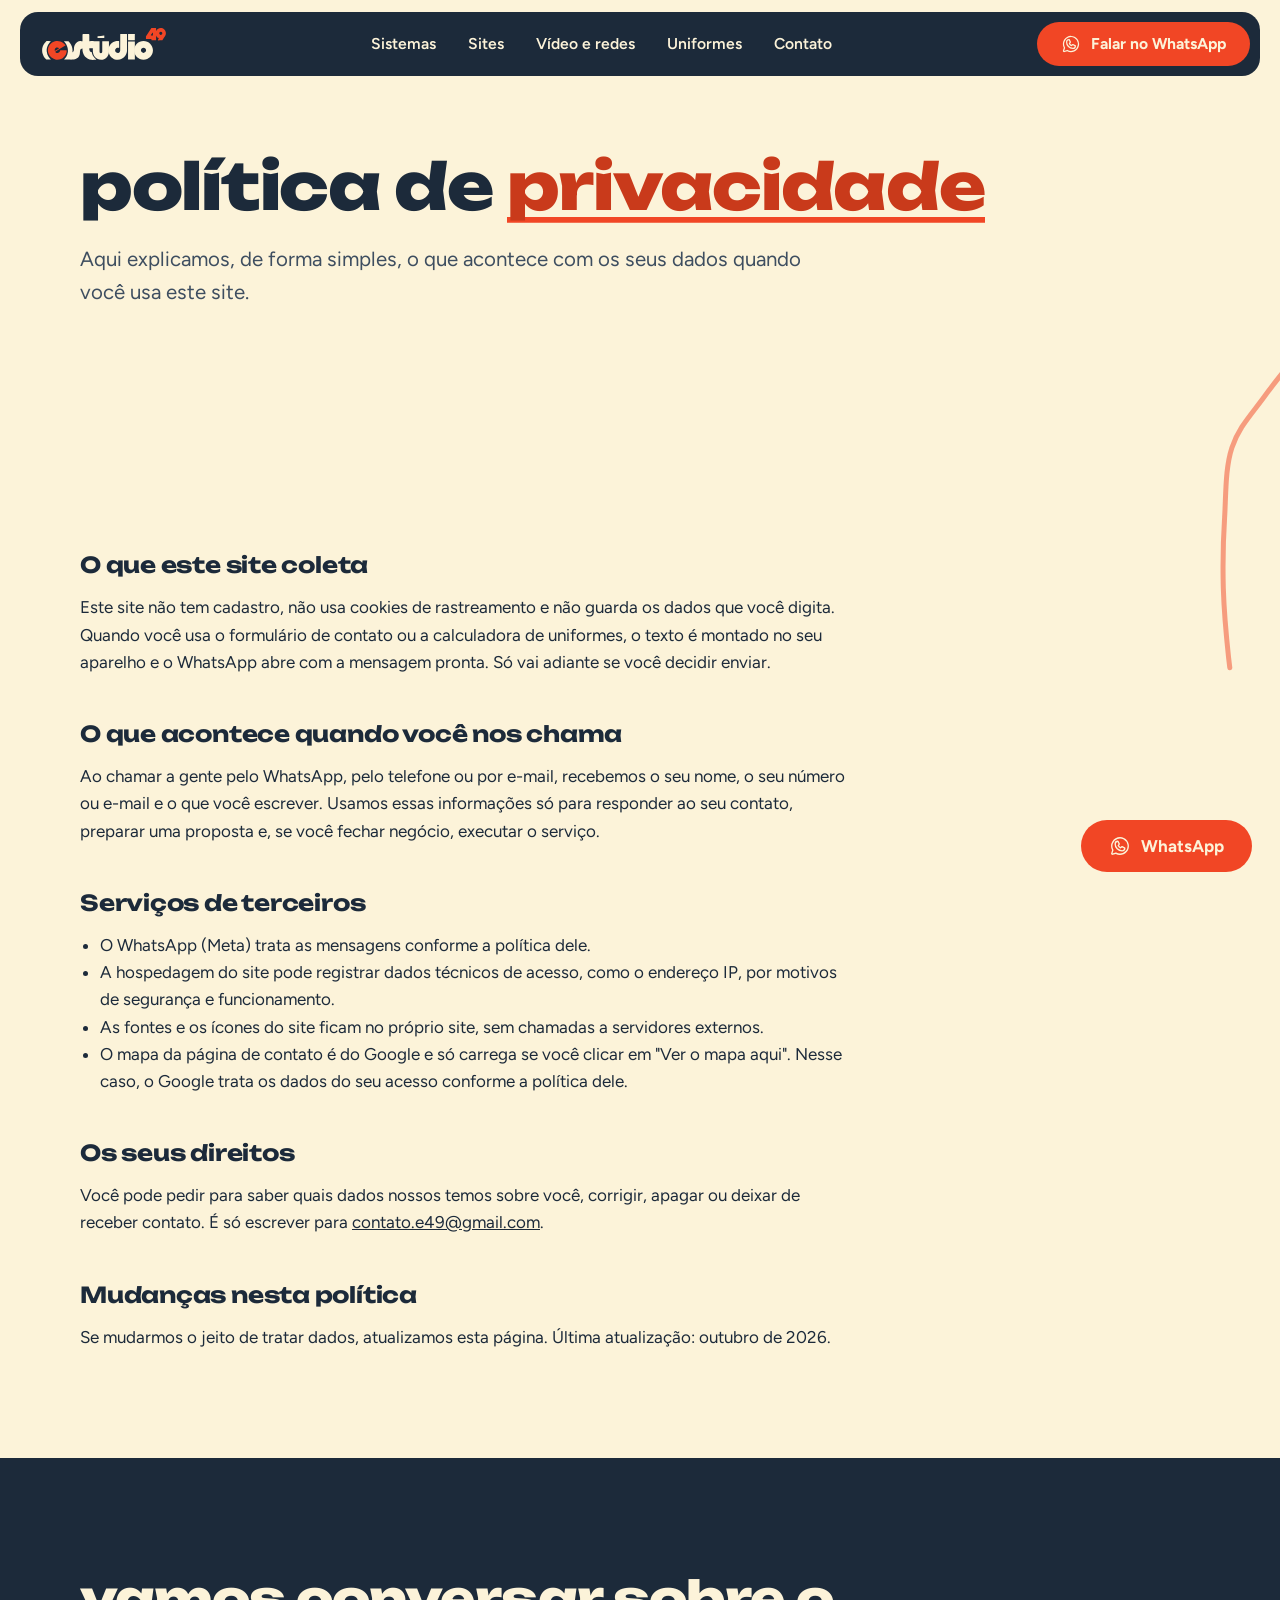
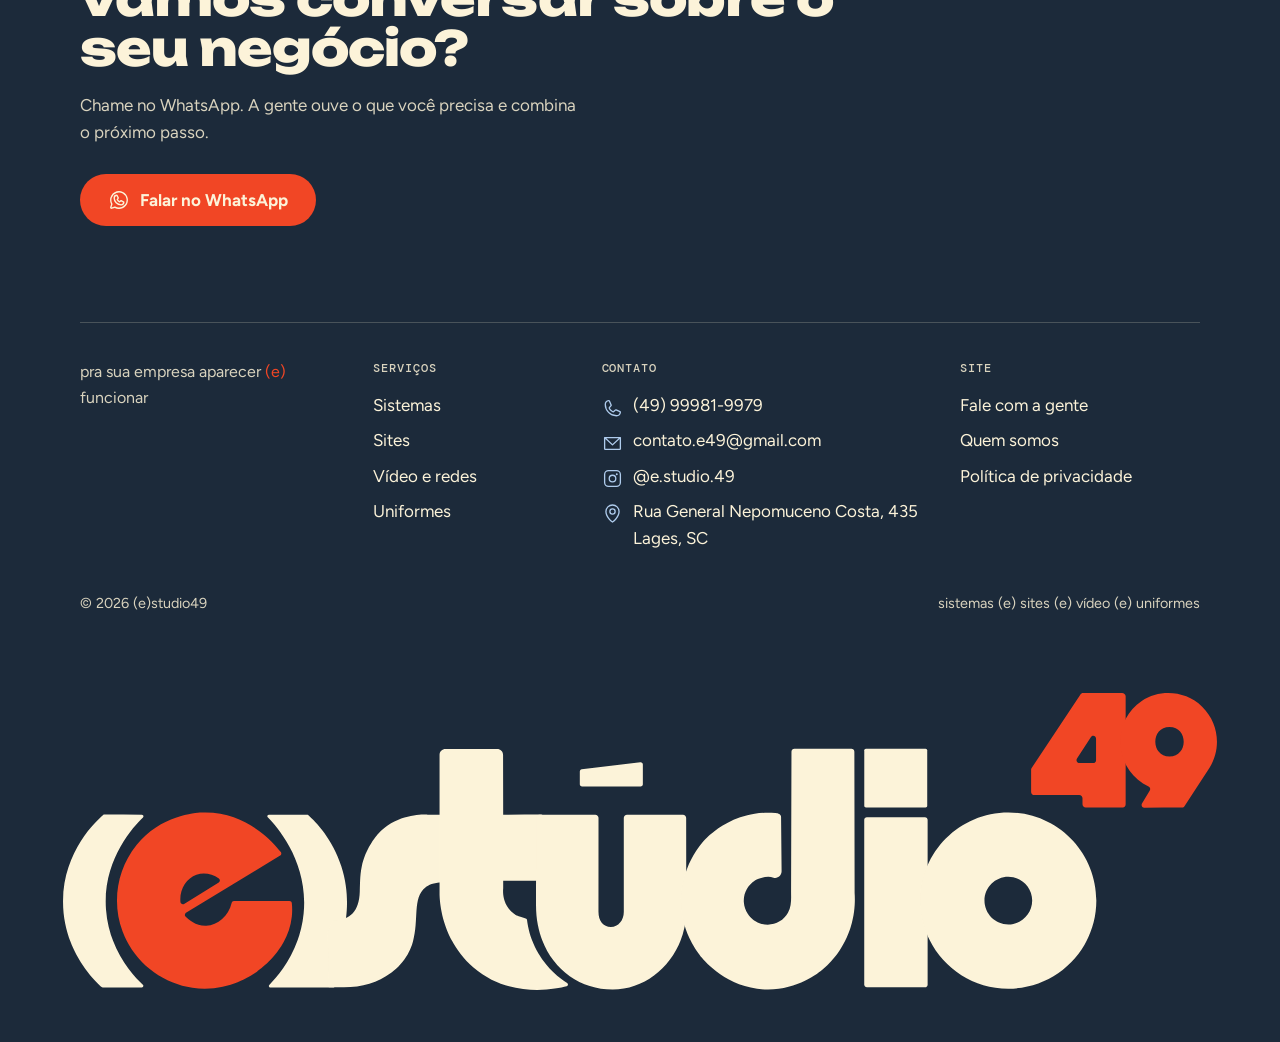
<file: privacidade/index.html>
<!doctype html>
<html lang="pt-BR">
<head>
<meta charset="utf-8">
<meta name="robots" content="noindex, nofollow">
<meta name="viewport" content="width=device-width, initial-scale=1">
<title>Política de privacidade | (e)studio49</title>
<meta name="description" content="Como o site da (e)studio49 trata os seus dados: o que coletamos, para quê, e como falar com a gente sobre eles.">
<link rel="canonical" href="https://estudio49.com.br/privacidade/">
<meta name="theme-color" content="#1C2A3A">
<meta name="color-scheme" content="light">
<meta property="og:type" content="website">
<meta property="og:locale" content="pt_BR">
<meta property="og:site_name" content="(e)studio49">
<meta property="og:title" content="Política de privacidade | (e)studio49">
<meta property="og:description" content="Como o site da (e)studio49 trata os seus dados: o que coletamos, para quê, e como falar com a gente sobre eles.">
<meta property="og:url" content="https://estudio49.com.br/privacidade/">
<meta property="og:image" content="https://estudio49.com.br/assets/og.png">
<meta property="og:image:width" content="1200">
<meta property="og:image:height" content="630">
<meta name="twitter:card" content="summary_large_image">
<link rel="icon" type="image/svg+xml" href="../assets/logo/e49-simbolo-etiqueta.svg">
<link rel="icon" type="image/png" href="../assets/e49-simbolo-etiqueta.png">
<link rel="apple-touch-icon" href="../assets/e49-simbolo-etiqueta.png">
<link rel="preload" href="../assets/fonts/unbounded-var.woff2" as="font" type="font/woff2" crossorigin>
<link rel="preload" href="../assets/fonts/figtree-var.woff2" as="font" type="font/woff2" crossorigin>
<link rel="stylesheet" href="../css/style.css">
<script>(function(){var d=document.documentElement;d.className+=' js';try{if(!matchMedia('(prefers-reduced-motion: reduce)').matches){if(sessionStorage.getItem('e49tr')){d.className+=' tr-cover'}else if(document.querySelector('meta[name=\"e49-home\"]')&&!sessionStorage.getItem('e49intro')){d.className+=' intro-cover'}}}catch(e){}})()</script>

</head>
<body>
<a class="skip" href="#main">Pular para o conteúdo</a>
<header class="header">
  <div class="hbar">
    <a class="logo" href="../" aria-label="(e)studio49, página inicial"><img src="../assets/logo/e49-horizontal-negativo.svg" alt="(e)studio49" width="124" height="32"></a>
    <nav class="nav" id="menu" aria-label="Principal">
      <ul class="nav-list">
        <li><a href="../sistemas/">Sistemas</a></li>
        <li><a href="../sites/">Sites</a></li>
        <li><a href="../video-e-fotos/">Vídeo e redes</a></li>
        <li><a href="../uniformes/">Uniformes</a></li>
        <li><a href="../contato/">Contato</a></li>
      </ul>
      <a class="btn btn-main nav-cta" href="https://wa.me/5549999819979?text=Oi!%20Vim%20pelo%20site%20da%20(e)studio49%20e%20quero%20conversar%20sobre%20o%20meu%20neg%C3%B3cio." target="_blank" rel="noopener"><span class="ic ic-whatsapp" aria-hidden="true"></span>Falar no WhatsApp</a>
    </nav>
    <button class="menu-btn" type="button" aria-controls="menu" aria-expanded="false" aria-label="Abrir menu"><span class="ham" aria-hidden="true"><i></i><i></i></span></button>
  </div>
</header>
<div class="trail" aria-hidden="true"><svg xmlns="http://www.w3.org/2000/svg"><path class="t-line" d="M0 0"/></svg></div>
<main id="main">
<section class="page-hero">
  <div class="wrap">
    <h1>política de <span class="hl">privacidade</span></h1>
    <p class="lead">Aqui explicamos, de forma simples, o que acontece com os seus dados quando você usa este site.</p>
  </div>
</section>

<section class="sec-tight">
  <div class="wrap">
    <div class="prose">
      <h2>O que este site coleta</h2>
      <p>Este site não tem cadastro, não usa cookies de rastreamento e não guarda os dados que você digita. Quando você usa o formulário de contato ou a calculadora de uniformes, o texto é montado no seu aparelho e o WhatsApp abre com a mensagem pronta. Só vai adiante se você decidir enviar.</p>

      <h2>O que acontece quando você nos chama</h2>
      <p>Ao chamar a gente pelo WhatsApp, pelo telefone ou por e-mail, recebemos o seu nome, o seu número ou e-mail e o que você escrever. Usamos essas informações só para responder ao seu contato, preparar uma proposta e, se você fechar negócio, executar o serviço.</p>

      <h2>Serviços de terceiros</h2>
      <ul>
        <li>O WhatsApp (Meta) trata as mensagens conforme a política dele.</li>
        <li>A hospedagem do site pode registrar dados técnicos de acesso, como o endereço IP, por motivos de segurança e funcionamento.</li>
        <li>As fontes e os ícones do site ficam no próprio site, sem chamadas a servidores externos.</li>
        <li>O mapa da página de contato é do Google e só carrega se você clicar em "Ver o mapa aqui". Nesse caso, o Google trata os dados do seu acesso conforme a política dele.</li>
      </ul>

      <h2>Os seus direitos</h2>
      <p>Você pode pedir para saber quais dados nossos temos sobre você, corrigir, apagar ou deixar de receber contato. É só escrever para <a href="mailto:contato.e49@gmail.com">contato.e49@gmail.com</a>.</p>

      <h2>Mudanças nesta política</h2>
      <p>Se mudarmos o jeito de tratar dados, atualizamos esta página. Última atualização: outubro de 2026.</p>
    </div>
  </div>
</section>
</main>
<footer class="footer band">
  <div class="wrap">
    <div class="foot-cta">
      <h2>vamos conversar sobre o seu negócio?</h2>
      <p>Chame no WhatsApp. A gente ouve o que você precisa e combina o próximo passo.</p>
      <a class="btn btn-main" href="https://wa.me/5549999819979?text=Oi!%20Vim%20pelo%20site%20da%20(e)studio49%20e%20quero%20conversar%20sobre%20o%20meu%20neg%C3%B3cio." target="_blank" rel="noopener"><span class="ic ic-whatsapp" aria-hidden="true"></span>Falar no WhatsApp</a>
    </div>
    <div class="foot-grid">
      <div>
        <p class="sig">pra sua empresa aparecer <span class="par">(e)</span> funcionar</p>
      </div>
      <div>
        <h3>serviços</h3>
        <ul>
          <li><a href="../sistemas/">Sistemas</a></li>
          <li><a href="../sites/">Sites</a></li>
          <li><a href="../video-e-fotos/">Vídeo e redes</a></li>
          <li><a href="../uniformes/">Uniformes</a></li>
        </ul>
      </div>
      <div>
        <h3>contato</h3>
        <ul class="foot-ct">
          <li><span class="ic ic-phone" aria-hidden="true"></span><a href="https://wa.me/5549999819979?text=Oi!%20Vim%20pelo%20site%20da%20(e)studio49%20e%20quero%20conversar%20sobre%20o%20meu%20neg%C3%B3cio." target="_blank" rel="noopener">(49) 99981-9979</a></li>
          <li><span class="ic ic-mail" aria-hidden="true"></span><a href="mailto:contato.e49@gmail.com">contato.e49@gmail.com</a></li>
          <li><span class="ic ic-instagram" aria-hidden="true"></span><a href="https://www.instagram.com/e.studio.49/" target="_blank" rel="noopener">@e.studio.49</a></li>
          <li><span class="ic ic-pin" aria-hidden="true"></span><span><span class="nw">Rua General Nepomuceno Costa, 435</span><br>Lages, SC</span></li>
        </ul>
      </div>
      <div>
        <h3>site</h3>
        <ul>
          <li><a href="../contato/">Fale com a gente</a></li>
          <li><a href="../quem-somos/">Quem somos</a></li>
          <li><a href="../privacidade/">Política de privacidade</a></li>
        </ul>
      </div>
    </div>
    <div class="foot-end">
      <span>&copy; 2026 (e)studio49</span>
      <span>sistemas (e) sites (e) vídeo (e) uniformes</span>
    </div>
  </div>
  <div class="foot-logo" aria-hidden="true"><div class="crop"><img src="../assets/logo/e49-horizontal-negativo.svg" alt="" width="1480" height="382"></div></div>
</footer>
<a class="btn btn-main fab" href="https://wa.me/5549999819979?text=Oi!%20Vim%20pelo%20site%20da%20(e)studio49%20e%20quero%20conversar%20sobre%20o%20meu%20neg%C3%B3cio." target="_blank" rel="noopener" aria-label="Falar no WhatsApp"><span class="ic ic-whatsapp" aria-hidden="true"></span>WhatsApp</a>
<script src="../js/edits.js"></script>
<script src="../js/fx.js" defer></script>
<script src="../js/main.js" defer></script>
</body>
</html>
</file>
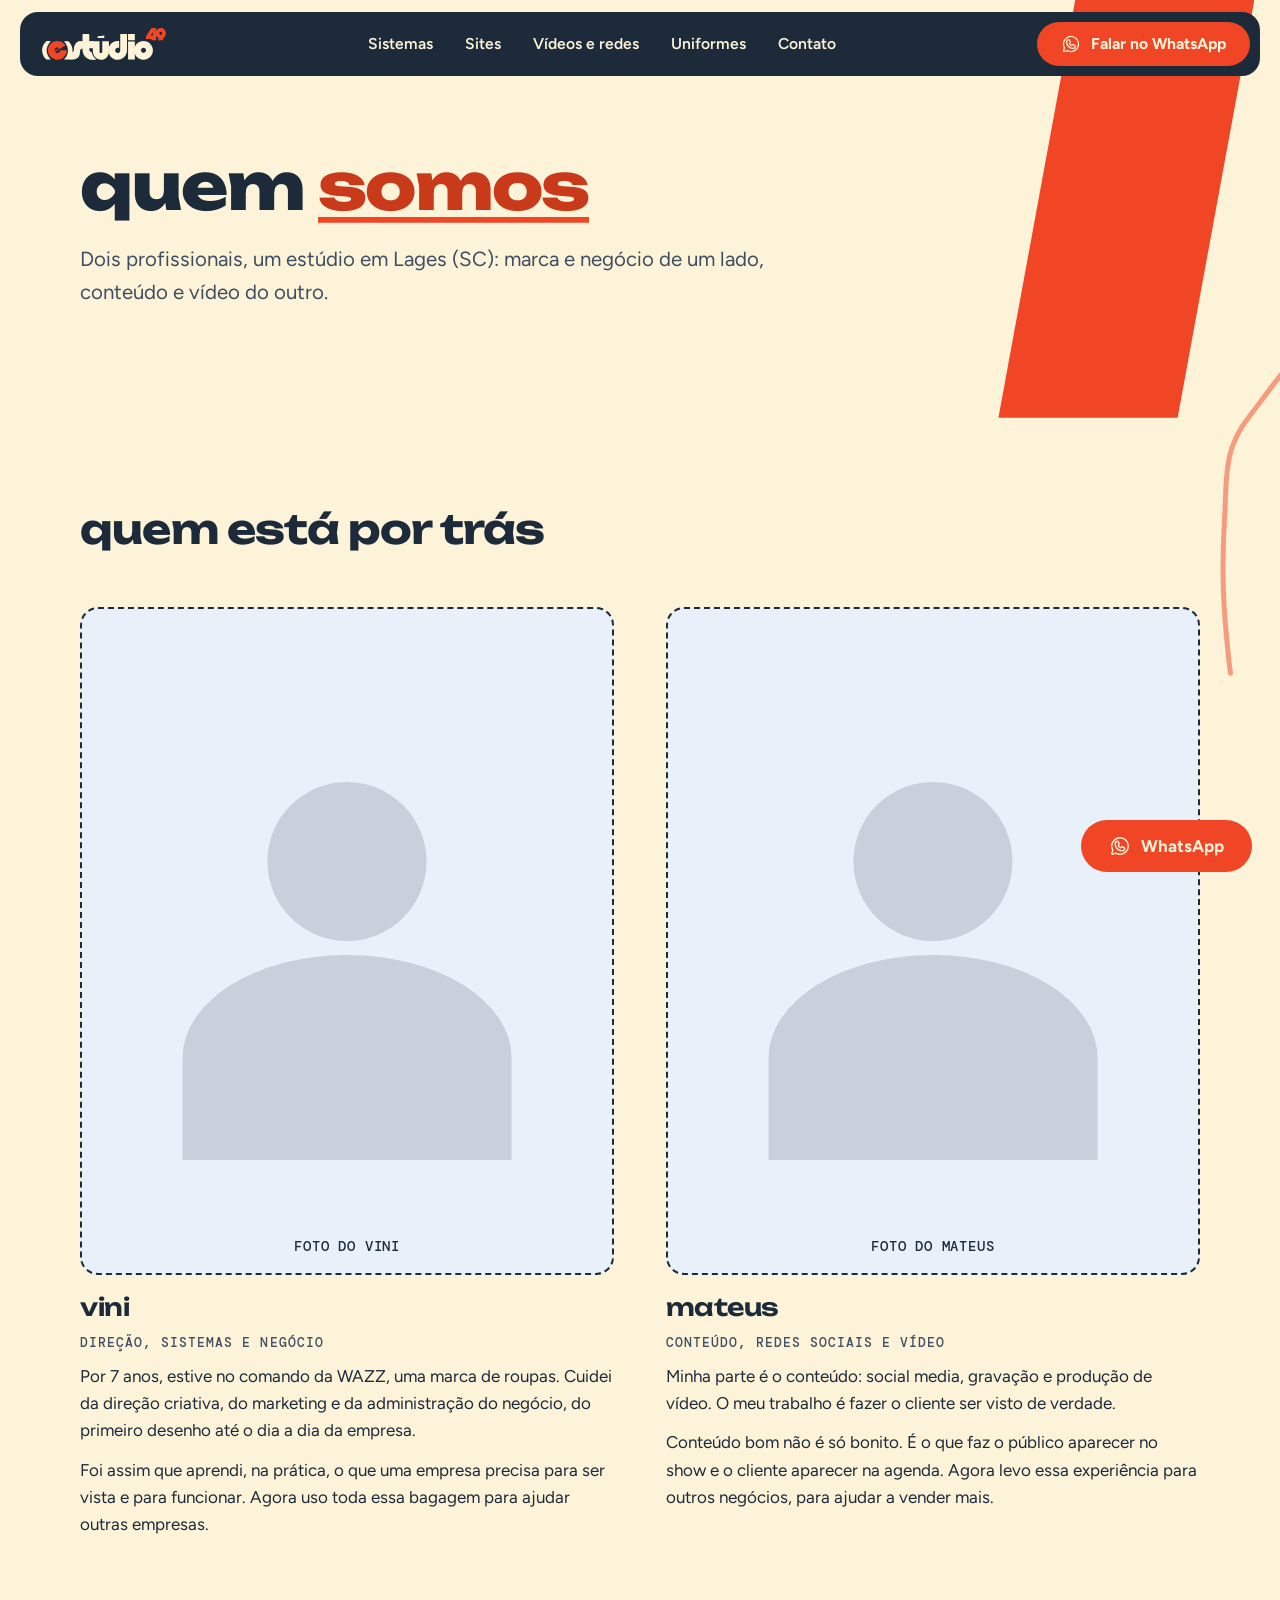
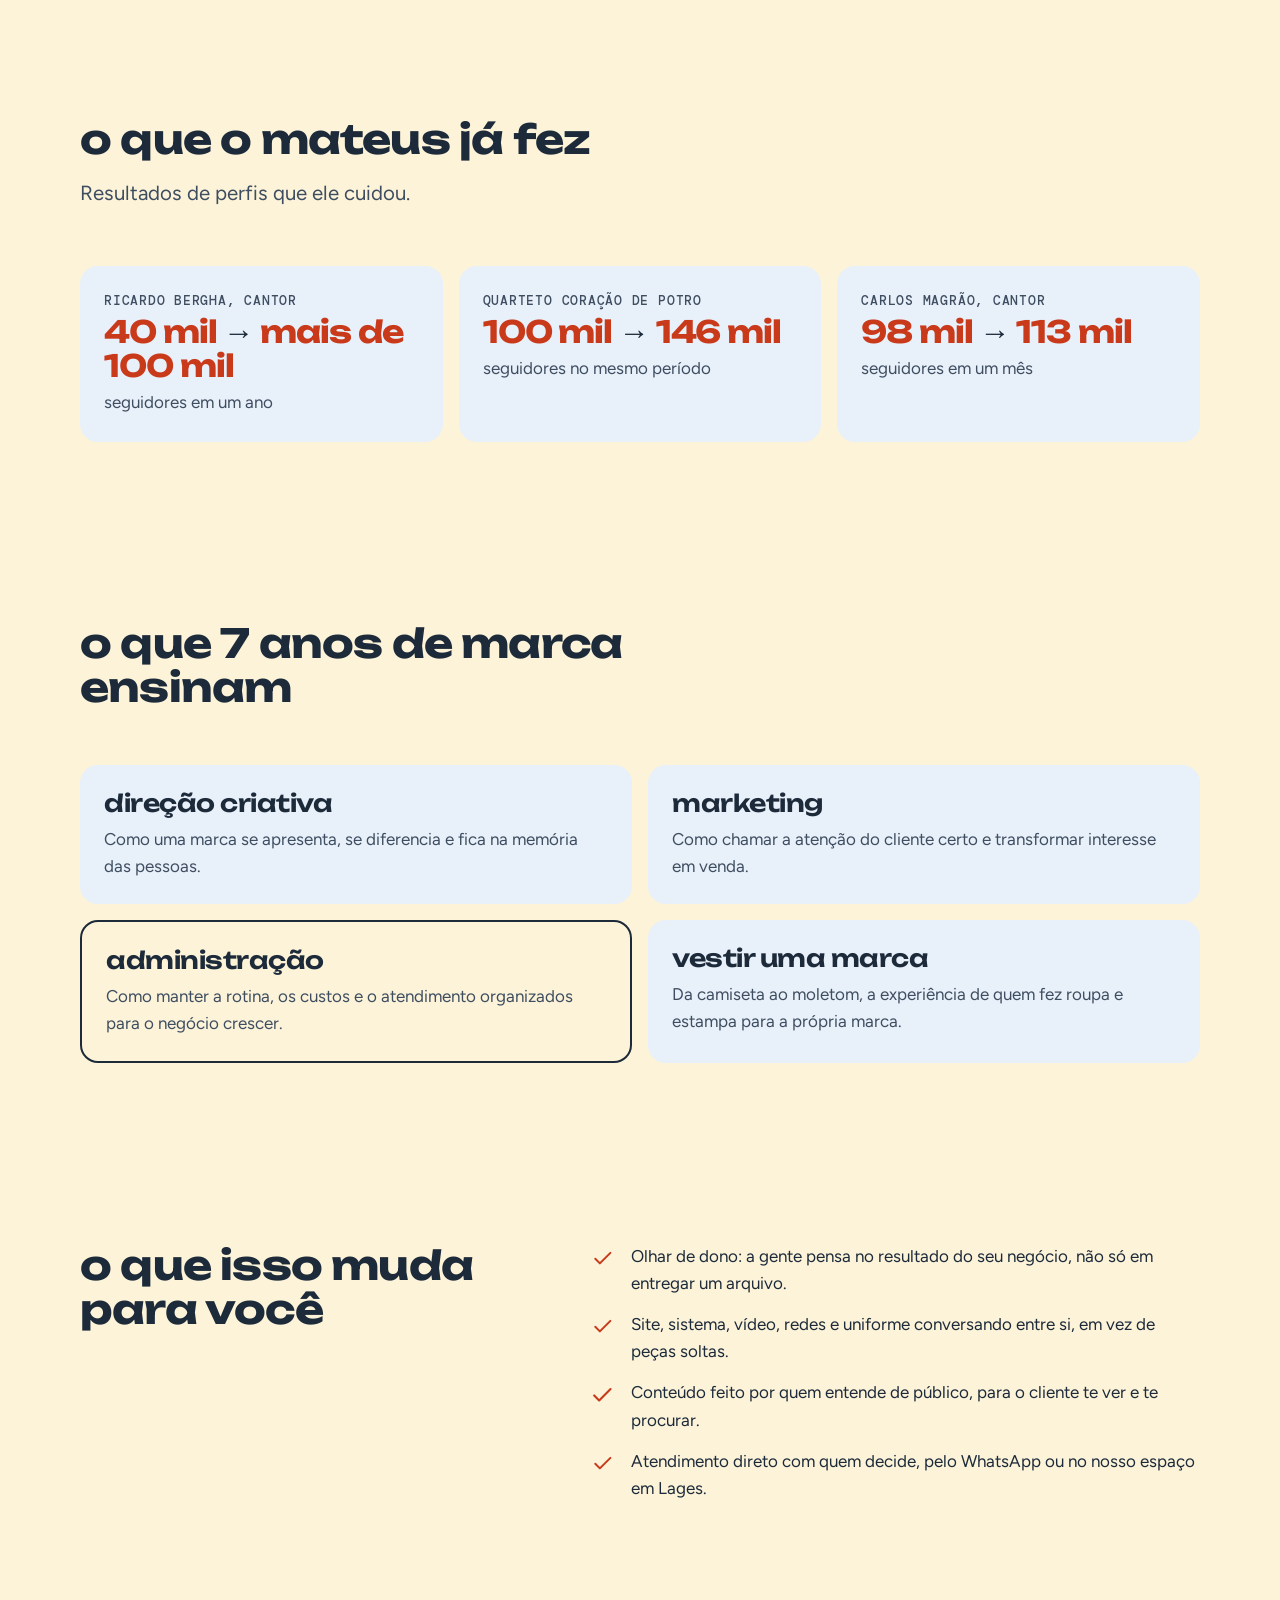
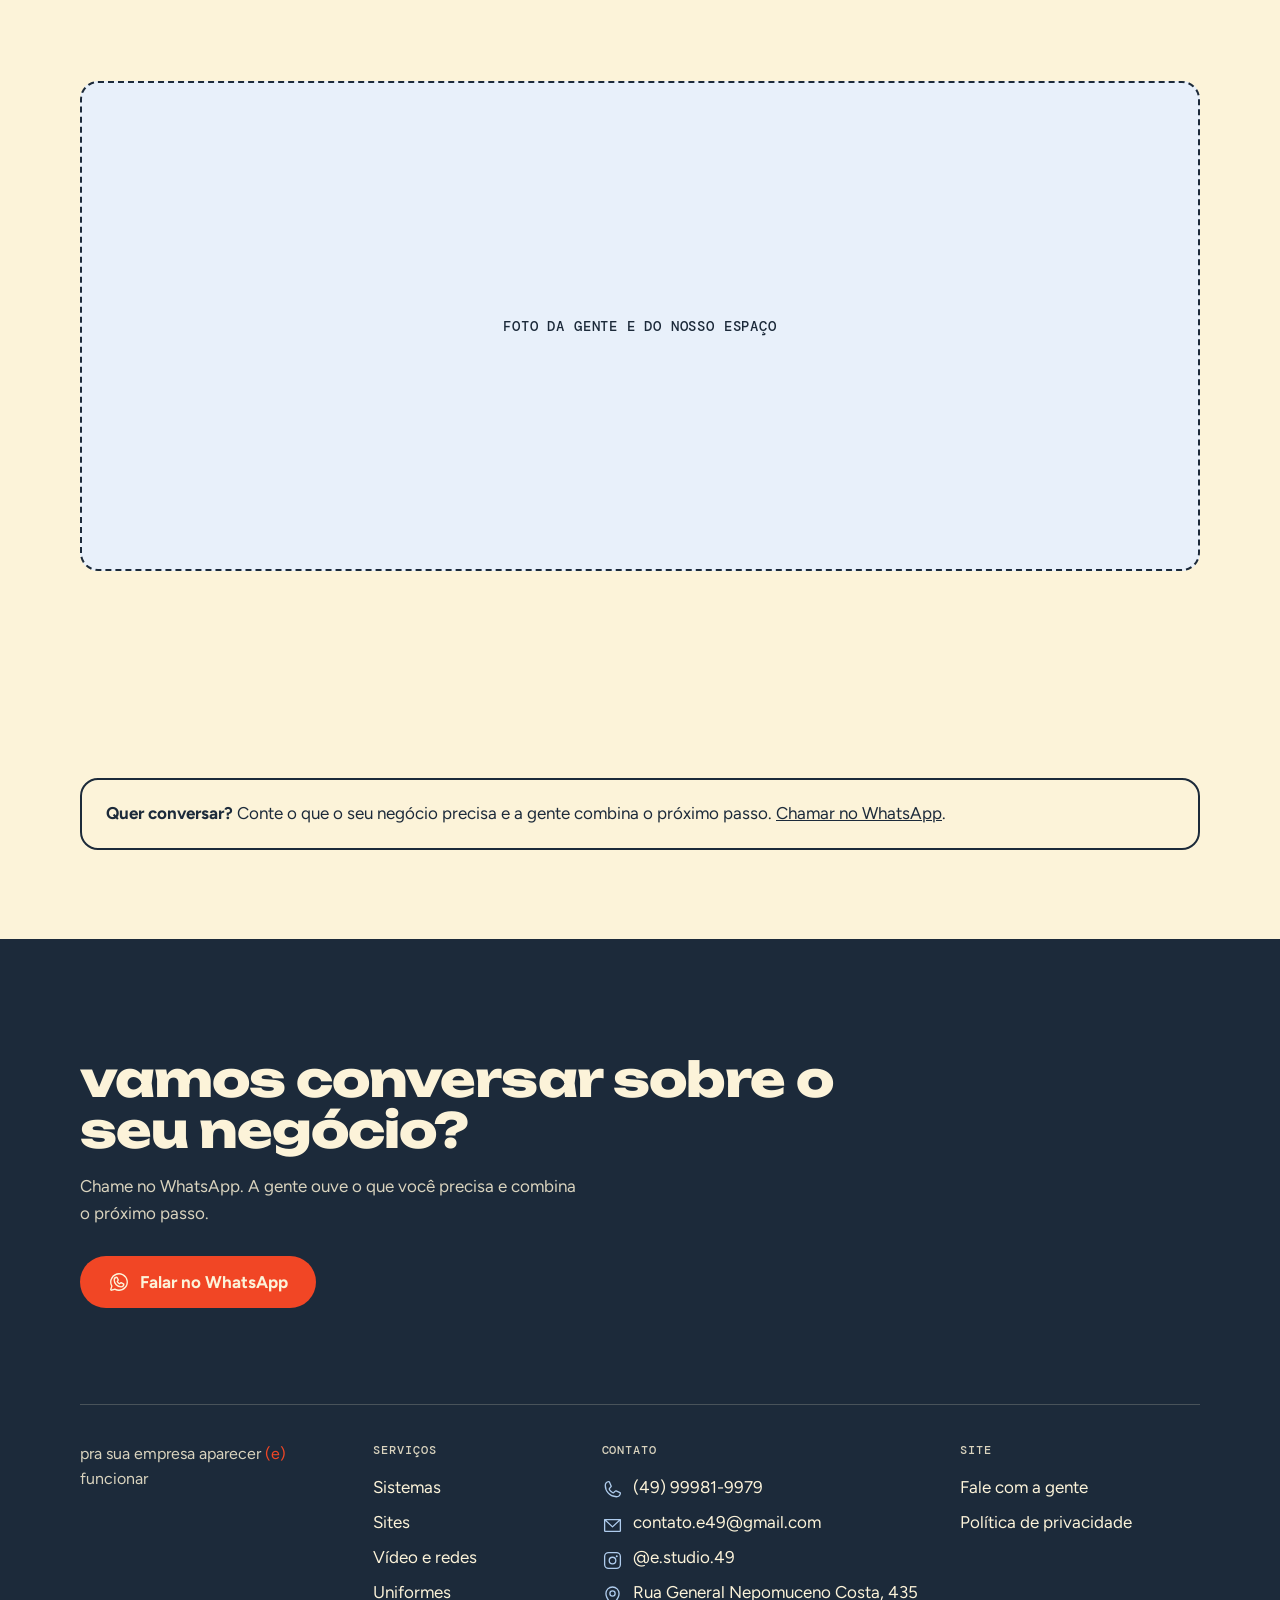
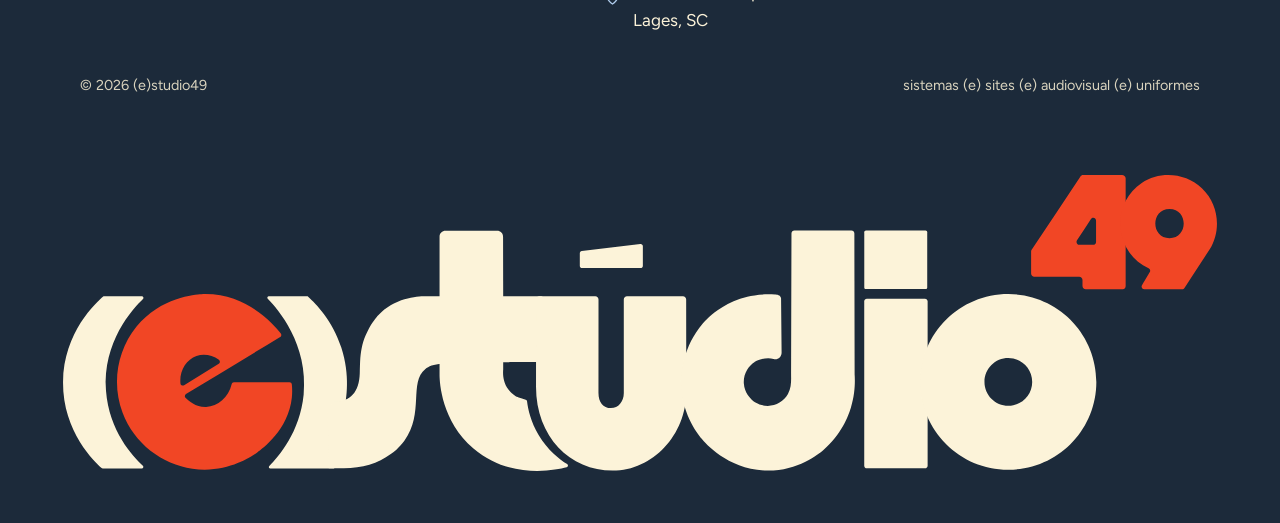
<file: quem-somos/index.html>
<!doctype html>
<html lang="pt-BR">
<head>
<meta charset="utf-8">
<meta name="viewport" content="width=device-width, initial-scale=1">
<title>Quem somos | (e)studio49</title>
<meta name="description" content="Conheça quem está por trás da (e)studio49: Vini, com 7 anos à frente de uma marca de roupas, e Mateus, de conteúdo, redes sociais e vídeo. Lages (SC).">
<link rel="canonical" href="https://estudio49.com.br/quem-somos/">
<meta name="robots" content="noindex, nofollow">
<meta name="theme-color" content="#1C2A3A">
<meta name="color-scheme" content="light">
<meta property="og:type" content="website">
<meta property="og:locale" content="pt_BR">
<meta property="og:site_name" content="(e)studio49">
<meta property="og:title" content="Quem somos | (e)studio49">
<meta property="og:description" content="Conheça quem está por trás da (e)studio49: Vini, com 7 anos à frente de uma marca de roupas, e Mateus, de conteúdo, redes sociais e vídeo. Lages (SC).">
<meta property="og:url" content="https://estudio49.com.br/quem-somos/">
<meta property="og:image" content="https://estudio49.com.br/assets/og.png">
<meta property="og:image:width" content="1200">
<meta property="og:image:height" content="630">
<meta name="twitter:card" content="summary_large_image">
<link rel="icon" type="image/svg+xml" href="../assets/logo/e49-simbolo-etiqueta.svg">
<link rel="icon" type="image/png" href="../assets/e49-simbolo-etiqueta.png">
<link rel="apple-touch-icon" href="../assets/e49-simbolo-etiqueta.png">
<link rel="preload" href="../assets/fonts/unbounded-var.woff2" as="font" type="font/woff2" crossorigin>
<link rel="preload" href="../assets/fonts/figtree-var.woff2" as="font" type="font/woff2" crossorigin>
<link rel="stylesheet" href="../css/style.css">
<script>(function(){var d=document.documentElement;d.className+=' js';try{if(!matchMedia('(prefers-reduced-motion: reduce)').matches){if(sessionStorage.getItem('e49tr')){d.className+=' tr-cover'}else if(document.querySelector('meta[name=\"e49-home\"]')&&!sessionStorage.getItem('e49intro')){d.className+=' intro-cover'}}}catch(e){}})()</script>

</head>
<body>
<a class="skip" href="#main">Pular para o conteúdo</a>
<header class="header">
  <div class="hbar">
    <a class="logo" href="../" aria-label="(e)studio49, página inicial"><img src="../assets/logo/e49-horizontal-negativo.svg" alt="(e)studio49" width="124" height="32"></a>
    <nav class="nav" id="menu" aria-label="Principal">
      <ul class="nav-list">
        <li><a href="../sistemas/">Sistemas</a></li>
        <li><a href="../sites/">Sites</a></li>
        <li><a href="../video-e-fotos/">Vídeo e redes</a></li>
        <li><a href="../uniformes/">Uniformes</a></li>
        <li><a href="../contato/">Contato</a></li>
      </ul>
      <a class="btn btn-main nav-cta" href="https://wa.me/5549999819979?text=Oi!%20Vim%20pelo%20site%20da%20(e)studio49%20e%20quero%20conversar%20sobre%20o%20meu%20neg%C3%B3cio." target="_blank" rel="noopener"><span class="ic ic-whatsapp" aria-hidden="true"></span>Falar no WhatsApp</a>
    </nav>
    <button class="menu-btn" type="button" aria-controls="menu" aria-expanded="false" aria-label="Abrir menu"><span class="ham" aria-hidden="true"><i></i><i></i></span></button>
  </div>
</header>
<div class="trail" aria-hidden="true"><svg xmlns="http://www.w3.org/2000/svg"><path class="t-line" d="M0 0"/></svg></div>
<main id="main">
<!-- ESBOÇO (28/10/2026): textos e fotos para revisar com o Vini e o Mateus. Confirmar com o Mateus a autorização para citar os artistas e os números. -->
<section class="page-hero">
  <div class="slash" aria-hidden="true"></div>
  <div class="wrap">
    <h1>quem <span class="hl">somos</span></h1>
    <p class="lead">Dois profissionais, um estúdio em Lages (SC): marca e negócio de um lado, conteúdo e vídeo do outro.</p>
  </div>
</section>

<section class="sec-tight">
  <div class="wrap">
    <div class="sec-head rv">
      <h2 class="h-1">quem está por trás</h2>
    </div>
    <div class="people">
      <article class="person rv">
        <figure class="ph" role="img" aria-label="Espaço reservado para a foto do Vini"><span>foto do Vini</span></figure>
        <h3 class="h-2">Vini</h3>
        <p class="role">direção, sistemas e negócio</p>
        <p>Por 7 anos, estive no comando da WAZZ, uma marca de roupas. Cuidei da direção criativa, do marketing e da administração do negócio, do primeiro desenho até o dia a dia da empresa.</p>
        <p>Foi assim que aprendi, na prática, o que uma empresa precisa para ser vista e para funcionar. Agora uso toda essa bagagem para ajudar outras empresas.</p>
      </article>
      <article class="person rv" style="--d:80ms">
        <figure class="ph" role="img" aria-label="Espaço reservado para a foto do Mateus"><span>foto do Mateus</span></figure>
        <h3 class="h-2">Mateus</h3>
        <p class="role">conteúdo, redes sociais e vídeo</p>
        <p>Minha parte é o conteúdo: social media, gravação e produção de vídeo. O meu trabalho é fazer o cliente ser visto de verdade.</p>
        <p>Conteúdo bom não é só bonito. É o que faz o público aparecer no show e o cliente aparecer na agenda. Agora levo essa experiência para outros negócios, para ajudar a vender mais.</p>
      </article>
    </div>
  </div>
</section>

<section class="sec-tight">
  <div class="wrap">
    <div class="sec-head rv">
      <h2 class="h-1">o que o Mateus já fez</h2>
      <p class="lead">Resultados de perfis que ele cuidou.</p>
    </div>
    <ul class="results">
      <li class="rv"><small>Ricardo Bergha, cantor</small><strong>40 mil <i aria-hidden="true">&rarr;</i> mais de 100 mil</strong><span>seguidores em um ano</span></li>
      <li class="rv" style="--d:80ms"><small>Quarteto Coração de Potro</small><strong>100 mil <i aria-hidden="true">&rarr;</i> 146 mil</strong><span>seguidores no mesmo período</span></li>
      <li class="rv" style="--d:160ms"><small>Carlos Magrão, cantor</small><strong>98 mil <i aria-hidden="true">&rarr;</i> 113 mil</strong><span>seguidores em um mês</span></li>
    </ul>
  </div>
</section>

<section class="sec-tight">
  <div class="wrap">
    <div class="sec-head rv">
      <h2 class="h-1">o que 7 anos de marca ensinam</h2>
    </div>
    <div class="groups">
      <div class="group rv"><h3 class="h-2">direção criativa</h3><p>Como uma marca se apresenta, se diferencia e fica na memória das pessoas.</p></div>
      <div class="group rv" style="--d:80ms"><h3 class="h-2">marketing</h3><p>Como chamar a atenção do cliente certo e transformar interesse em venda.</p></div>
      <div class="group rv"><h3 class="h-2">administração</h3><p>Como manter a rotina, os custos e o atendimento organizados para o negócio crescer.</p></div>
      <div class="group rv" style="--d:80ms"><h3 class="h-2">vestir uma marca</h3><p>Da camiseta ao moletom, a experiência de quem fez roupa e estampa para a própria marca.</p></div>
    </div>
  </div>
</section>

<section class="sec-tight">
  <div class="wrap split">
    <div class="rv">
      <h2 class="h-1">o que isso muda para você</h2>
    </div>
    <ul class="plain-list rv">
      <li><span class="ic ic-check" aria-hidden="true"></span><span>Olhar de dono: a gente pensa no resultado do seu negócio, não só em entregar um arquivo.</span></li>
      <li><span class="ic ic-check" aria-hidden="true"></span><span>Site, sistema, vídeo, redes e uniforme conversando entre si, em vez de peças soltas.</span></li>
      <li><span class="ic ic-check" aria-hidden="true"></span><span>Conteúdo feito por quem entende de público, para o cliente te ver e te procurar.</span></li>
      <li><span class="ic ic-check" aria-hidden="true"></span><span>Atendimento direto com quem decide, pelo WhatsApp ou no nosso espaço em Lages.</span></li>
    </ul>
  </div>
</section>

<section class="sec-tight">
  <div class="wrap">
    <figure class="ph ph-wide rv" role="img" aria-label="Espaço reservado para a foto da dupla e do espaço em Lages"><span>foto da gente e do nosso espaço</span></figure>
  </div>
</section>

<section class="sec-tight">
  <div class="wrap">
    <div class="note rv">
      <p><b>Quer conversar?</b> Conte o que o seu negócio precisa e a gente combina o próximo passo. <a href="https://wa.me/5549999819979?text=Oi!%20Vim%20pelo%20site%20da%20(e)studio49%20e%20quero%20conversar%20sobre%20o%20meu%20neg%C3%B3cio." target="_blank" rel="noopener">Chamar no WhatsApp</a>.</p>
    </div>
  </div>
</section>
</main>
<footer class="footer band">
  <div class="wrap">
    <div class="foot-cta">
      <h2>vamos conversar sobre o seu negócio?</h2>
      <p>Chame no WhatsApp. A gente ouve o que você precisa e combina o próximo passo.</p>
      <a class="btn btn-main" href="https://wa.me/5549999819979?text=Oi!%20Vim%20pelo%20site%20da%20(e)studio49%20e%20quero%20conversar%20sobre%20o%20meu%20neg%C3%B3cio." target="_blank" rel="noopener"><span class="ic ic-whatsapp" aria-hidden="true"></span>Falar no WhatsApp</a>
    </div>
    <div class="foot-grid">
      <div>
        <p class="sig">pra sua empresa aparecer <span class="par">(e)</span> funcionar</p>
      </div>
      <div>
        <h3>serviços</h3>
        <ul>
          <li><a href="../sistemas/">Sistemas</a></li>
          <li><a href="../sites/">Sites</a></li>
          <li><a href="../video-e-fotos/">Vídeo e redes</a></li>
          <li><a href="../uniformes/">Uniformes</a></li>
        </ul>
      </div>
      <div>
        <h3>contato</h3>
        <ul class="foot-ct">
          <li><span class="ic ic-phone" aria-hidden="true"></span><a href="https://wa.me/5549999819979?text=Oi!%20Vim%20pelo%20site%20da%20(e)studio49%20e%20quero%20conversar%20sobre%20o%20meu%20neg%C3%B3cio." target="_blank" rel="noopener">(49) 99981-9979</a></li>
          <li><span class="ic ic-mail" aria-hidden="true"></span><a href="mailto:contato.e49@gmail.com">contato.e49@gmail.com</a></li>
          <li><span class="ic ic-instagram" aria-hidden="true"></span><a href="https://www.instagram.com/e.studio.49/" target="_blank" rel="noopener">@e.studio.49</a></li>
          <li><span class="ic ic-pin" aria-hidden="true"></span><span><span class="nw">Rua General Nepomuceno Costa, 435</span><br>Lages, SC</span></li>
        </ul>
      </div>
      <div>
        <h3>site</h3>
        <ul>
          <li><a href="../contato/">Fale com a gente</a></li>
          <li><a href="../privacidade/">Política de privacidade</a></li>
        </ul>
      </div>
    </div>
    <div class="foot-end">
      <span>&copy; 2026 (e)studio49</span>
      <span>sistemas (e) sites (e) vídeo (e) uniformes</span>
    </div>
  </div>
  <div class="foot-logo" aria-hidden="true"><div class="crop"><img src="../assets/logo/e49-horizontal-negativo.svg" alt="" width="1480" height="382"></div></div>
</footer>
<a class="btn btn-main fab" href="https://wa.me/5549999819979?text=Oi!%20Vim%20pelo%20site%20da%20(e)studio49%20e%20quero%20conversar%20sobre%20o%20meu%20neg%C3%B3cio." target="_blank" rel="noopener" aria-label="Falar no WhatsApp"><span class="ic ic-whatsapp" aria-hidden="true"></span>WhatsApp</a>
<script src="../js/edits.js"></script>
<script src="../js/fx.js" defer></script>
<script src="../js/main.js" defer></script>
</body>
</html>
</file>
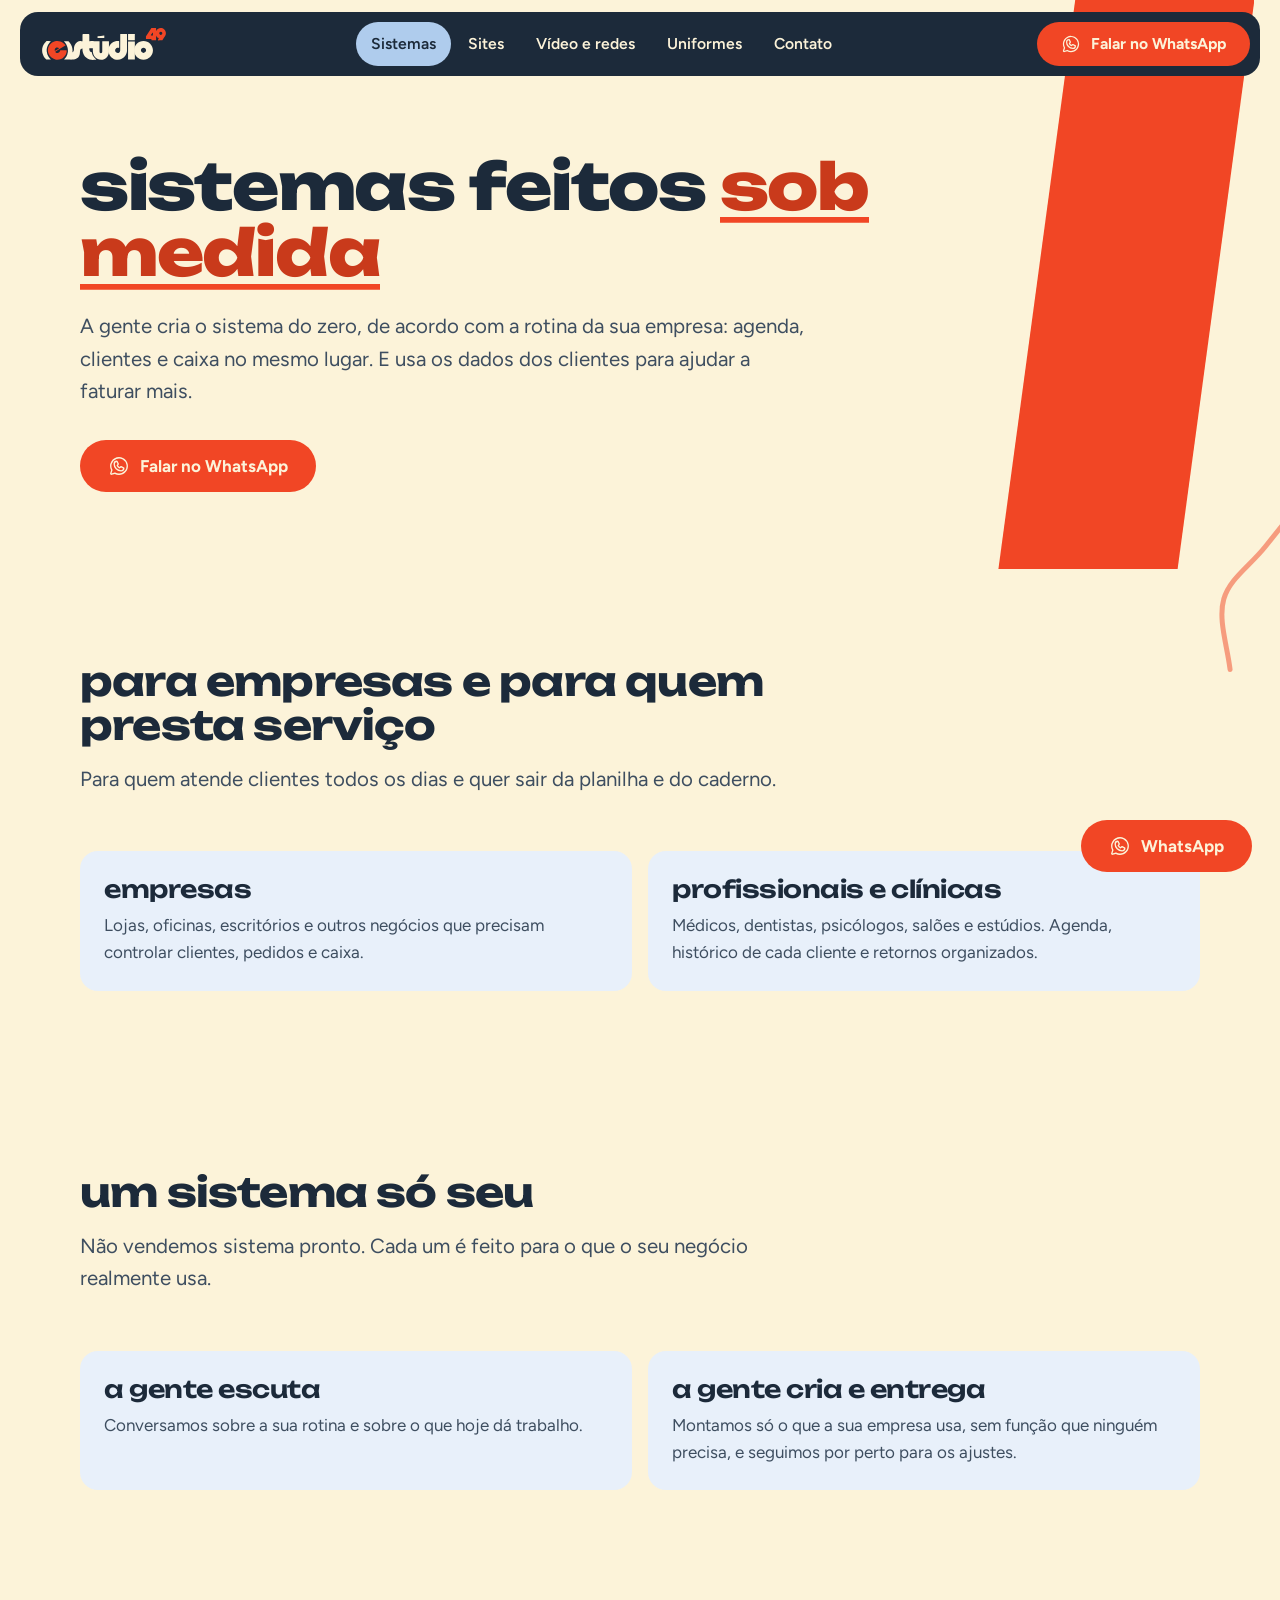
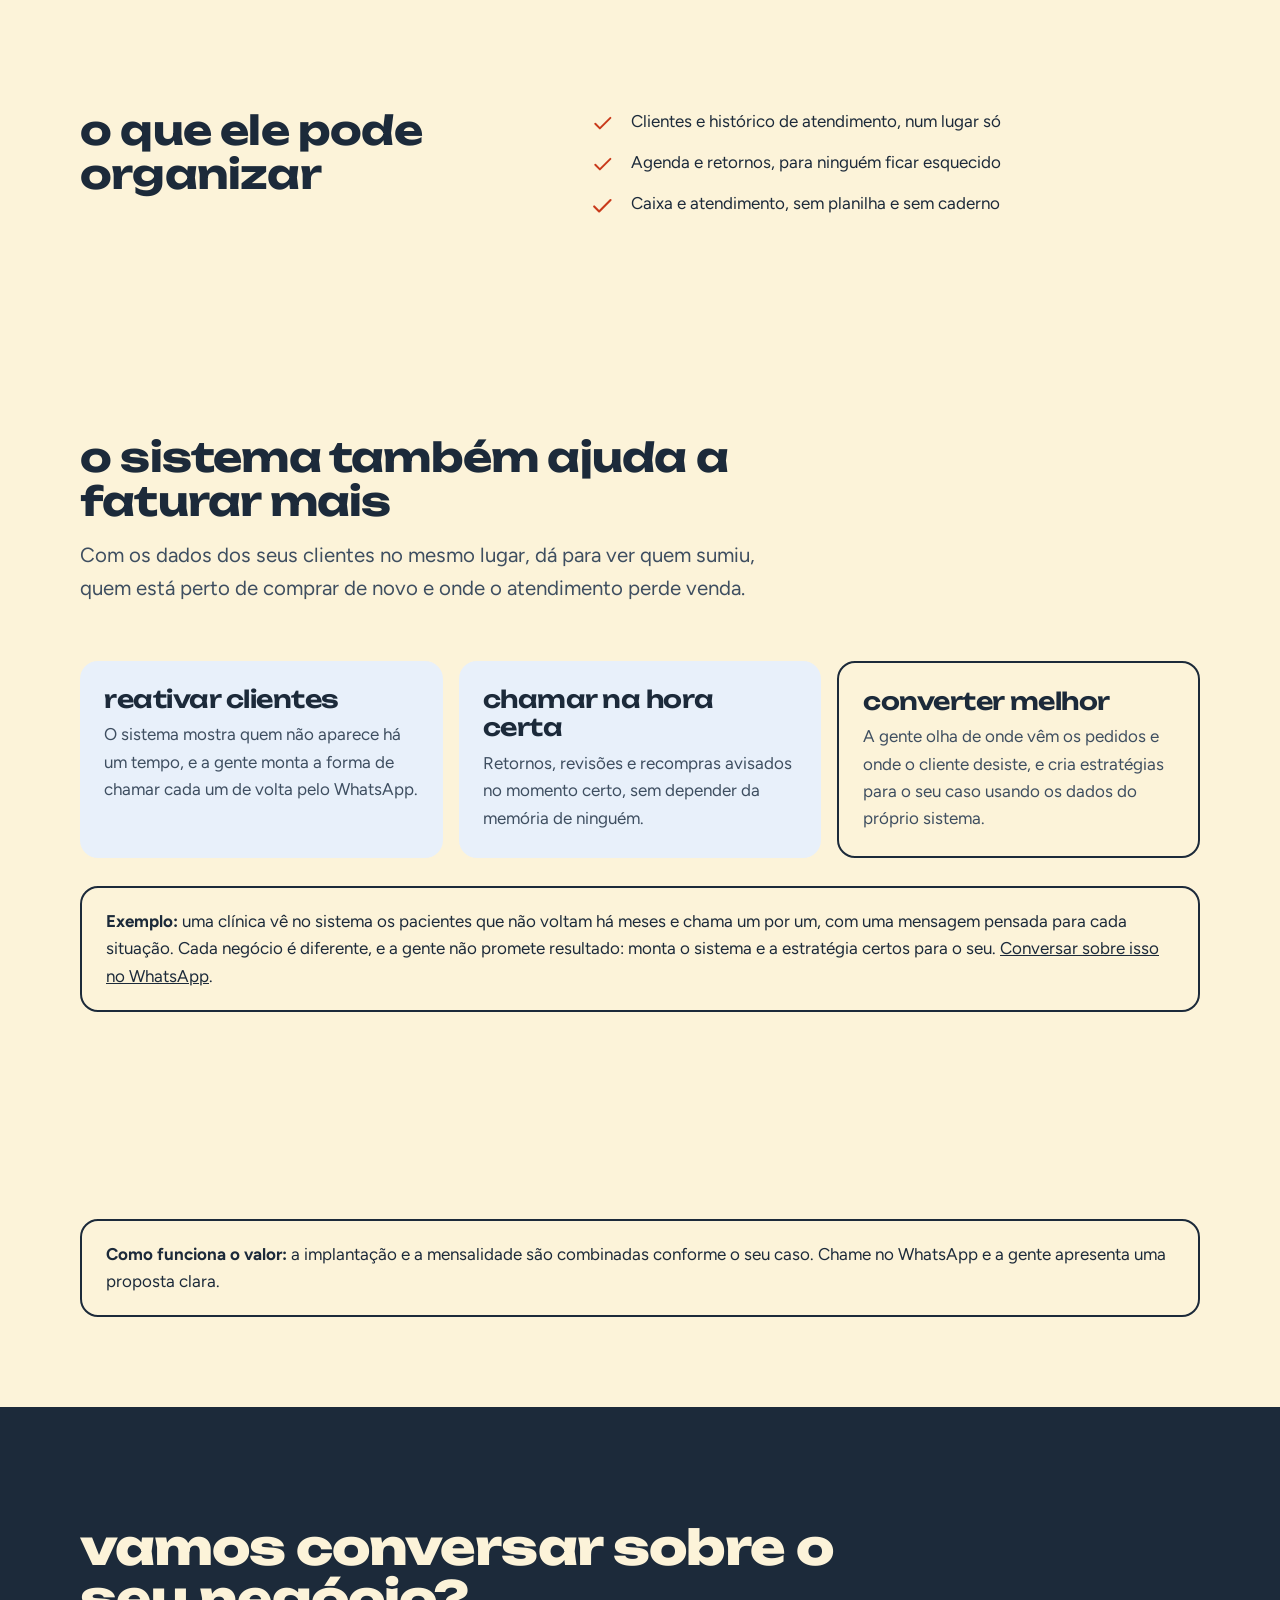
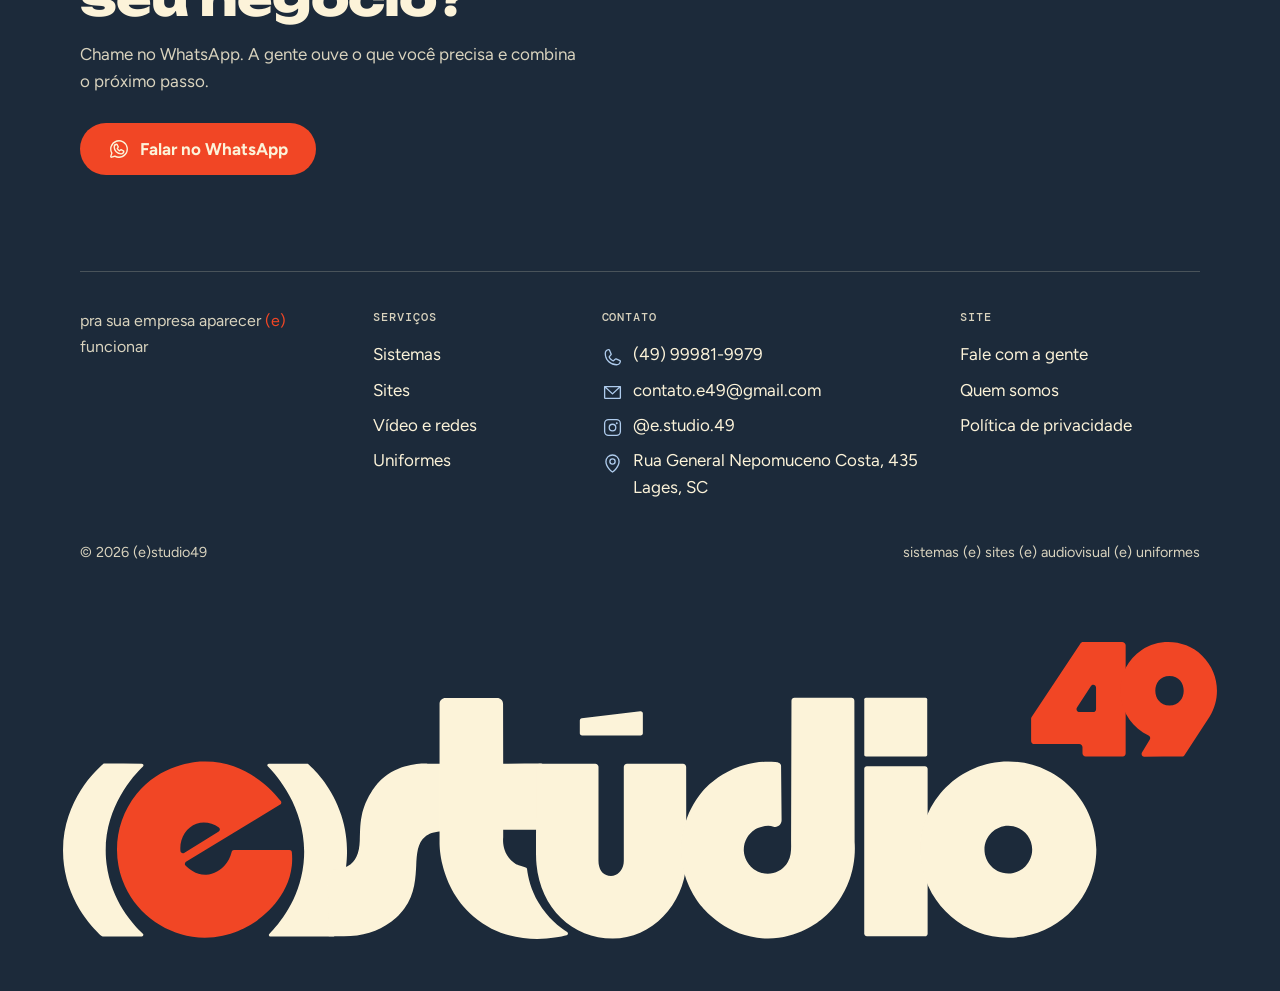
<file: sistemas/index.html>
<!doctype html>
<html lang="pt-BR">
<head>
<meta charset="utf-8">
<meta name="robots" content="noindex, nofollow">
<meta name="viewport" content="width=device-width, initial-scale=1">
<title>Sistemas sob medida em Lages (SC) | (e)studio49</title>
<meta name="description" content="Sistemas feitos sob medida para a rotina da sua empresa: agenda, clientes e caixa num lugar só, e estratégias para reativar clientes e vender mais. Estúdio em Lages (SC).">
<link rel="canonical" href="https://estudio49.com.br/sistemas/">
<meta name="theme-color" content="#1C2A3A">
<meta name="color-scheme" content="light">
<meta property="og:type" content="website">
<meta property="og:locale" content="pt_BR">
<meta property="og:site_name" content="(e)studio49">
<meta property="og:title" content="Sistemas sob medida em Lages (SC) | (e)studio49">
<meta property="og:description" content="Sistemas feitos sob medida para a rotina da sua empresa: agenda, clientes e caixa num lugar só, e estratégias para reativar clientes e vender mais. Estúdio em Lages (SC).">
<meta property="og:url" content="https://estudio49.com.br/sistemas/">
<meta property="og:image" content="https://estudio49.com.br/assets/og.png">
<meta property="og:image:width" content="1200">
<meta property="og:image:height" content="630">
<meta name="twitter:card" content="summary_large_image">
<link rel="icon" type="image/svg+xml" href="../assets/logo/e49-simbolo-etiqueta.svg">
<link rel="icon" type="image/png" href="../assets/e49-simbolo-etiqueta.png">
<link rel="apple-touch-icon" href="../assets/e49-simbolo-etiqueta.png">
<link rel="preload" href="../assets/fonts/unbounded-var.woff2" as="font" type="font/woff2" crossorigin>
<link rel="preload" href="../assets/fonts/figtree-var.woff2" as="font" type="font/woff2" crossorigin>
<link rel="stylesheet" href="../css/style.css">
<script>(function(){var d=document.documentElement;d.className+=' js';try{if(!matchMedia('(prefers-reduced-motion: reduce)').matches){if(sessionStorage.getItem('e49tr')){d.className+=' tr-cover'}else if(document.querySelector('meta[name=\"e49-home\"]')&&!sessionStorage.getItem('e49intro')){d.className+=' intro-cover'}}}catch(e){}})()</script>

</head>
<body>
<a class="skip" href="#main">Pular para o conteúdo</a>
<header class="header">
  <div class="hbar">
    <a class="logo" href="../" aria-label="(e)studio49, página inicial"><img src="../assets/logo/e49-horizontal-negativo.svg" alt="(e)studio49" width="124" height="32"></a>
    <nav class="nav" id="menu" aria-label="Principal">
      <ul class="nav-list">
        <li><a href="../sistemas/" aria-current="page">Sistemas</a></li>
        <li><a href="../sites/">Sites</a></li>
        <li><a href="../video-e-fotos/">Vídeo e redes</a></li>
        <li><a href="../uniformes/">Uniformes</a></li>
        <li><a href="../contato/">Contato</a></li>
      </ul>
      <a class="btn btn-main nav-cta" href="https://wa.me/5549999819979?text=Oi!%20Vim%20pelo%20site%20da%20(e)studio49%20e%20quero%20conversar%20sobre%20o%20meu%20neg%C3%B3cio." target="_blank" rel="noopener"><span class="ic ic-whatsapp" aria-hidden="true"></span>Falar no WhatsApp</a>
    </nav>
    <button class="menu-btn" type="button" aria-controls="menu" aria-expanded="false" aria-label="Abrir menu"><span class="ham" aria-hidden="true"><i></i><i></i></span></button>
  </div>
</header>
<div class="trail" aria-hidden="true"><svg xmlns="http://www.w3.org/2000/svg"><path class="t-line" d="M0 0"/></svg></div>
<main id="main">
<section class="page-hero">
  <div class="slash" aria-hidden="true"></div>
  <div class="wrap">
    <h1>sistemas feitos <span class="hl">sob medida</span></h1>
    <p class="lead">A gente cria o sistema do zero, de acordo com a rotina da sua empresa: agenda, clientes e caixa no mesmo lugar. E usa os dados dos clientes para ajudar a faturar mais.</p>
    <a class="btn btn-main" href="https://wa.me/5549999819979?text=Oi!%20Vim%20pelo%20site%20da%20(e)studio49%20e%20quero%20saber%20mais%20sobre%20sistemas%20para%20o%20meu%20neg%C3%B3cio." target="_blank" rel="noopener"><span class="ic ic-whatsapp" aria-hidden="true"></span>Falar no WhatsApp</a>
  </div>
</section>

<section class="sec-tight">
  <div class="wrap">
    <div class="sec-head rv">
      <h2 class="h-1">para empresas e para quem presta serviço</h2>
      <p class="lead">Para quem atende cliente todo dia e quer sair da planilha e do caderno.</p>
    </div>
    <div class="groups">
      <div class="group rv"><h3 class="h-2">empresas</h3><p>Lojas, oficinas, escritórios e outros negócios que precisam controlar clientes, pedidos e caixa.</p></div>
      <div class="group rv" style="--d:80ms"><h3 class="h-2">profissionais e clínicas</h3><p>Médicos, dentistas, psicólogos, salões e estúdios. Agenda, histórico de cada cliente e retornos organizados.</p></div>
    </div>
  </div>
</section>
<section class="sec-tight">
  <div class="wrap">
    <div class="sec-head rv">
      <h2 class="h-1">um sistema só seu</h2>
      <p class="lead">Não vendemos sistema pronto. Cada um é feito para o que o seu negócio realmente usa.</p>
    </div>
    <div class="groups">
      <div class="group rv">
        <h3 class="h-2">a gente escuta</h3>
        <p>Conversamos sobre a sua rotina e sobre o que hoje dá trabalho.</p>
      </div>
      <div class="group rv" style="--d:80ms">
        <h3 class="h-2">a gente cria e entrega</h3>
        <p>Montamos só o que a sua empresa usa, sem função que ninguém precisa, e seguimos por perto para os ajustes.</p>
      </div>
    </div>
  </div>
</section>

<section class="sec">
  <div class="wrap split">
    <div class="rv">
      <h2 class="h-1">o que ele pode organizar</h2>
    </div>
    <ul class="plain-list rv">
      <li><span class="ic ic-check" aria-hidden="true"></span><span>Clientes e histórico de atendimento, num lugar só</span></li>
      <li><span class="ic ic-check" aria-hidden="true"></span><span>Agenda e retornos, para ninguém ficar esquecido</span></li>
      <li><span class="ic ic-check" aria-hidden="true"></span><span>Caixa e atendimento, sem planilha e sem caderno</span></li>
    </ul>
  </div>
</section>

<section class="sec-tight">
  <div class="wrap">
    <div class="sec-head rv">
      <h2 class="h-1">o sistema também ajuda a faturar mais</h2>
      <p class="lead">Com os dados dos seus clientes no mesmo lugar, dá para ver quem sumiu, quem está perto de comprar de novo e onde o atendimento perde venda.</p>
    </div>
    <div class="groups g3">
      <div class="group rv"><h3 class="h-2">reativar clientes</h3><p>O sistema mostra quem não aparece há um tempo, e a gente monta a forma de chamar cada um de volta pelo WhatsApp.</p></div>
      <div class="group rv" style="--d:80ms"><h3 class="h-2">chamar na hora certa</h3><p>Retornos, revisões e recompras avisados no momento certo, sem depender da memória de ninguém.</p></div>
      <div class="group rv"><h3 class="h-2">converter melhor</h3><p>A gente olha de onde vêm os pedidos e onde o cliente desiste, e cria estratégias para o seu caso usando os dados do próprio sistema.</p></div>
    </div>
    <div class="note rv">
      <p><b>Exemplo:</b> uma clínica vê no sistema os pacientes que não voltam há meses e chama um por um, com uma mensagem pensada para cada situação. Cada negócio é diferente, e a gente não promete resultado: monta o sistema e a estratégia certos para o seu. <a href="https://wa.me/5549999819979?text=Oi!%20Vim%20pelo%20site%20da%20(e)studio49%20e%20quero%20saber%20como%20um%20sistema%20pode%20me%20ajudar%20a%20vender%20mais." target="_blank" rel="noopener">Conversar sobre isso no WhatsApp</a>.</p>
    </div>
  </div>
</section>
<section class="sec-tight">
  <div class="wrap">
    <div class="note rv">
      <p><b>Como funciona o valor:</b> a implantação e a mensalidade são combinadas conforme o seu caso. Chame no WhatsApp e a gente apresenta uma proposta clara.</p>
    </div>
  </div>
</section>
</main>
<footer class="footer band">
  <div class="wrap">
    <div class="foot-cta">
      <h2>vamos conversar sobre o seu negócio?</h2>
      <p>Chame no WhatsApp. A gente ouve o que você precisa e combina o próximo passo.</p>
      <a class="btn btn-main" href="https://wa.me/5549999819979?text=Oi!%20Vim%20pelo%20site%20da%20(e)studio49%20e%20quero%20conversar%20sobre%20o%20meu%20neg%C3%B3cio." target="_blank" rel="noopener"><span class="ic ic-whatsapp" aria-hidden="true"></span>Falar no WhatsApp</a>
    </div>
    <div class="foot-grid">
      <div>
        <p class="sig">pra sua empresa aparecer <span class="par">(e)</span> funcionar</p>
      </div>
      <div>
        <h3>serviços</h3>
        <ul>
          <li><a href="../sistemas/">Sistemas</a></li>
          <li><a href="../sites/">Sites</a></li>
          <li><a href="../video-e-fotos/">Vídeo e redes</a></li>
          <li><a href="../uniformes/">Uniformes</a></li>
        </ul>
      </div>
      <div>
        <h3>contato</h3>
        <ul class="foot-ct">
          <li><span class="ic ic-phone" aria-hidden="true"></span><a href="https://wa.me/5549999819979?text=Oi!%20Vim%20pelo%20site%20da%20(e)studio49%20e%20quero%20conversar%20sobre%20o%20meu%20neg%C3%B3cio." target="_blank" rel="noopener">(49) 99981-9979</a></li>
          <li><span class="ic ic-mail" aria-hidden="true"></span><a href="mailto:contato.e49@gmail.com">contato.e49@gmail.com</a></li>
          <li><span class="ic ic-instagram" aria-hidden="true"></span><a href="https://www.instagram.com/e.studio.49/" target="_blank" rel="noopener">@e.studio.49</a></li>
          <li><span class="ic ic-pin" aria-hidden="true"></span><span><span class="nw">Rua General Nepomuceno Costa, 435</span><br>Lages, SC</span></li>
        </ul>
      </div>
      <div>
        <h3>site</h3>
        <ul>
          <li><a href="../contato/">Fale com a gente</a></li>
          <li><a href="../quem-somos/">Quem somos</a></li>
          <li><a href="../privacidade/">Política de privacidade</a></li>
        </ul>
      </div>
    </div>
    <div class="foot-end">
      <span>&copy; 2026 (e)studio49</span>
      <span>sistemas (e) sites (e) vídeo (e) uniformes</span>
    </div>
  </div>
  <div class="foot-logo" aria-hidden="true"><div class="crop"><img src="../assets/logo/e49-horizontal-negativo.svg" alt="" width="1480" height="382"></div></div>
</footer>
<a class="btn btn-main fab" href="https://wa.me/5549999819979?text=Oi!%20Vim%20pelo%20site%20da%20(e)studio49%20e%20quero%20conversar%20sobre%20o%20meu%20neg%C3%B3cio." target="_blank" rel="noopener" aria-label="Falar no WhatsApp"><span class="ic ic-whatsapp" aria-hidden="true"></span>WhatsApp</a>
<script src="../js/edits.js"></script>
<script src="../js/fx.js" defer></script>
<script src="../js/main.js" defer></script>
</body>
</html>
</file>
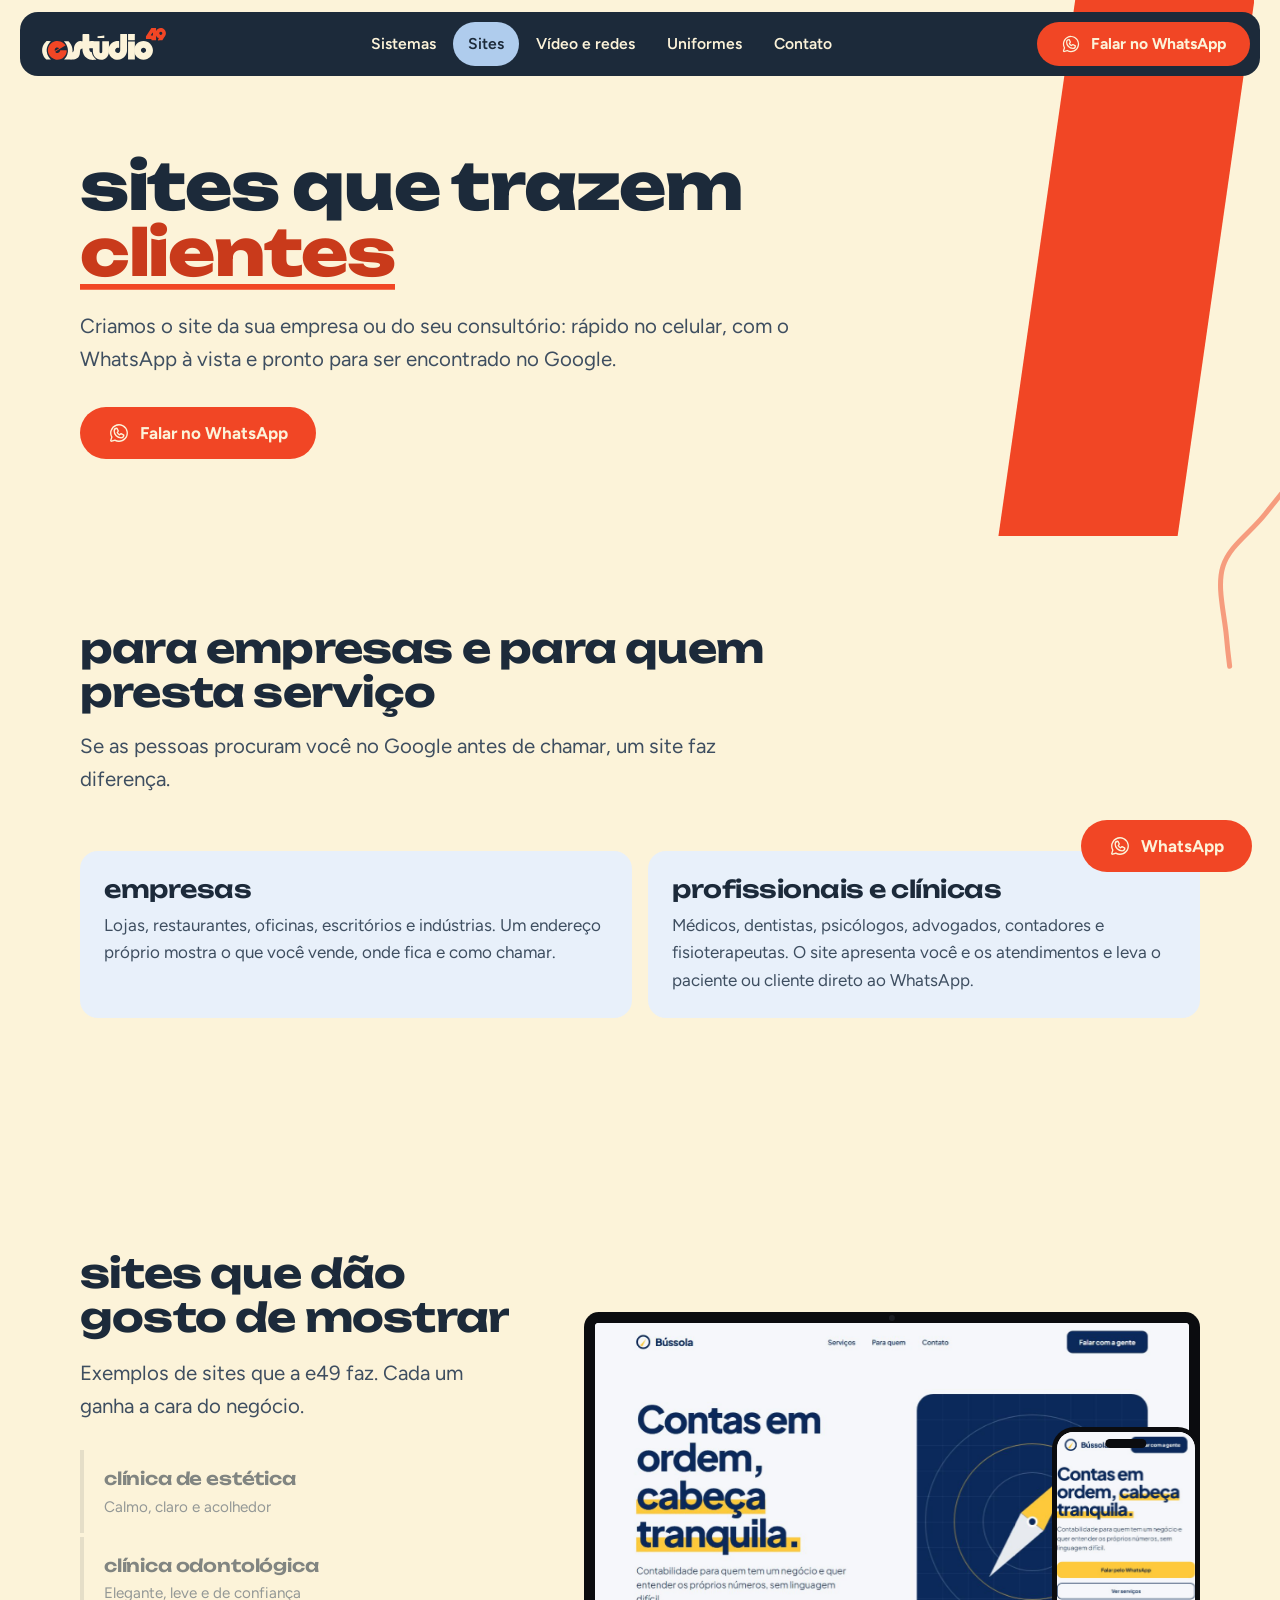
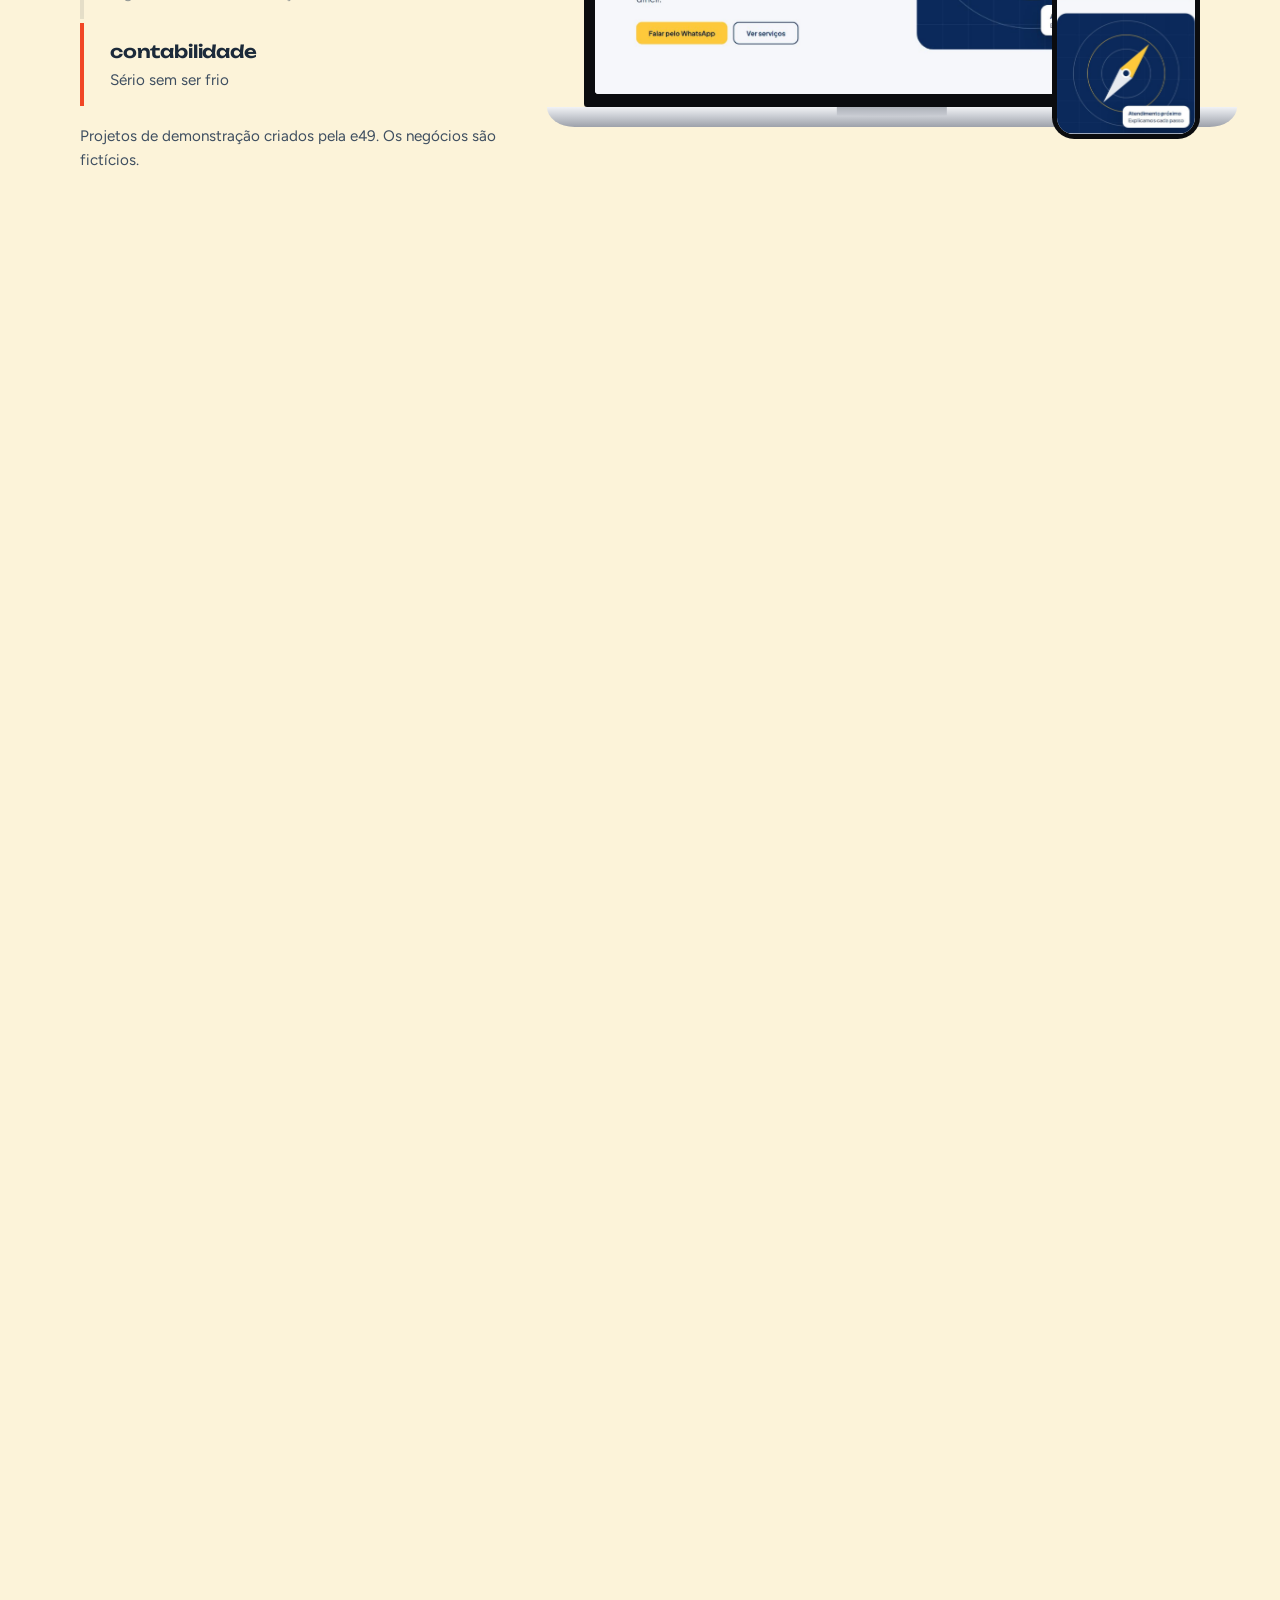
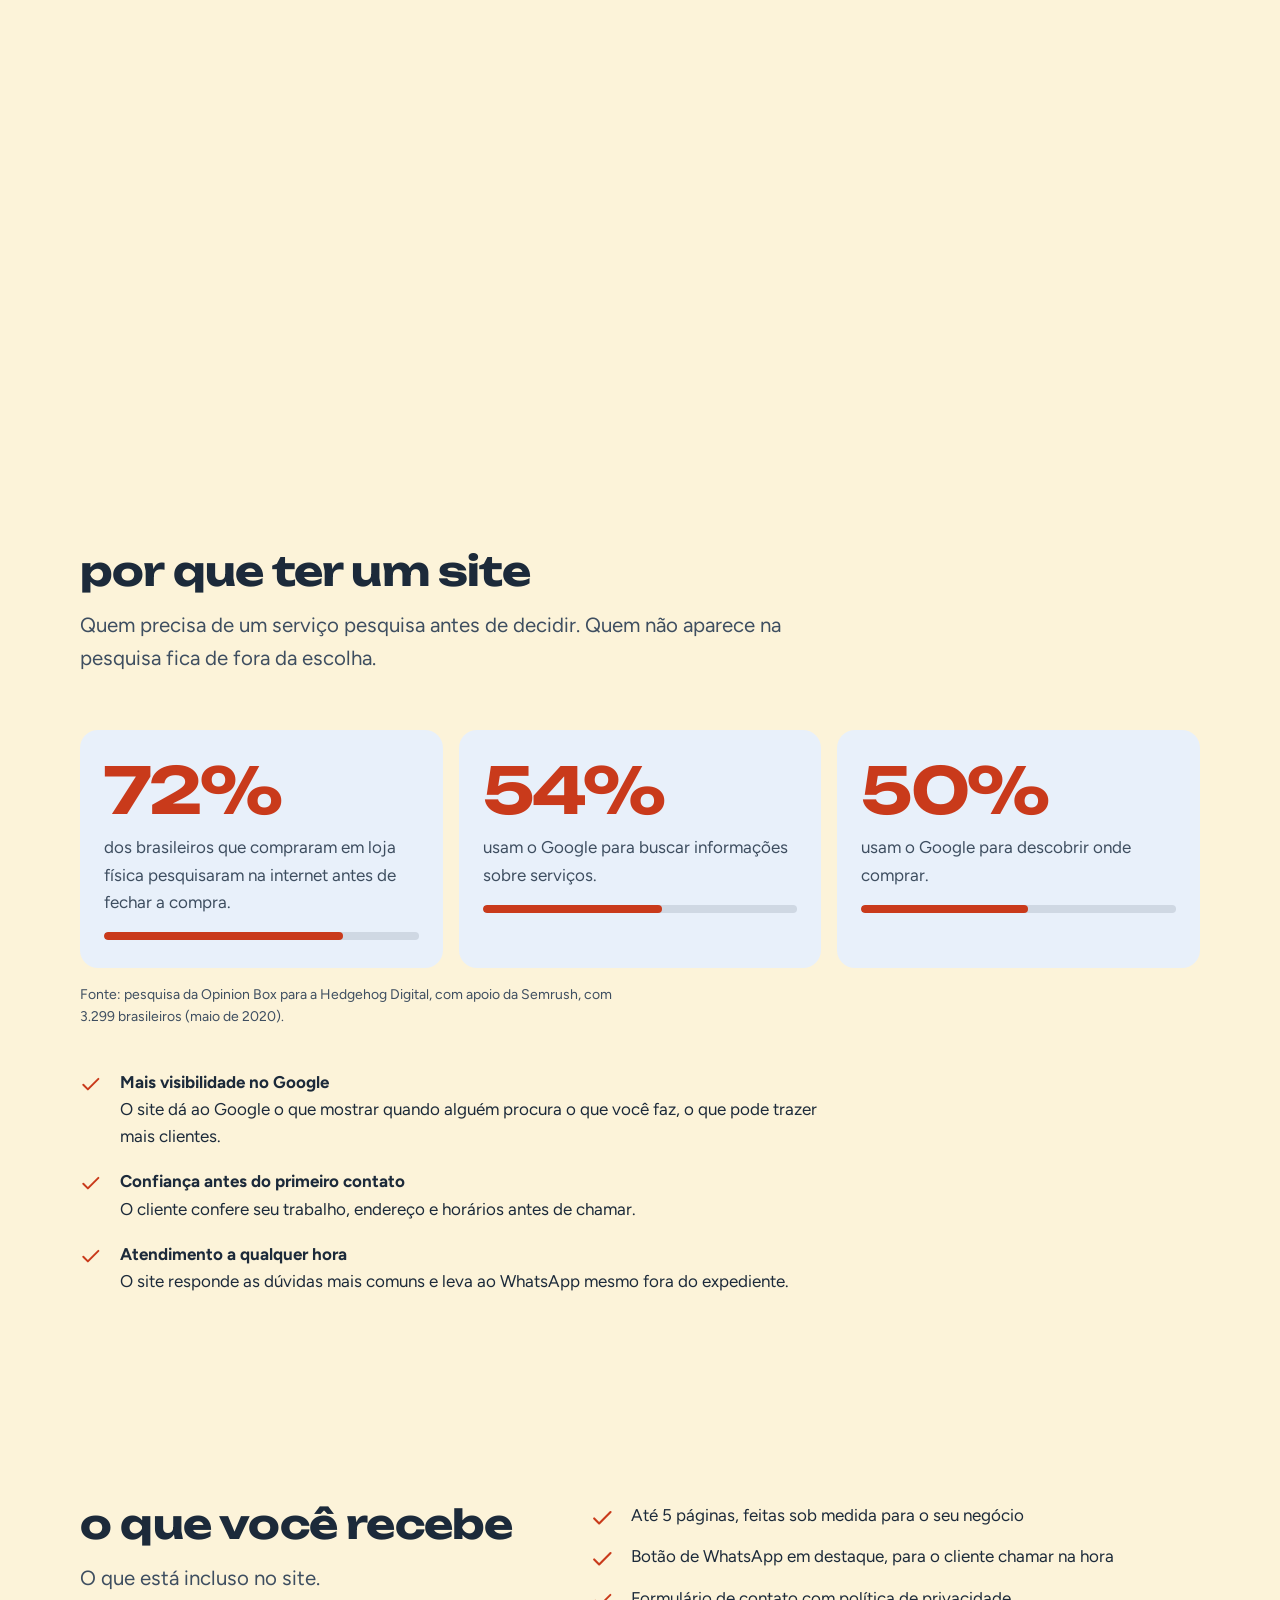
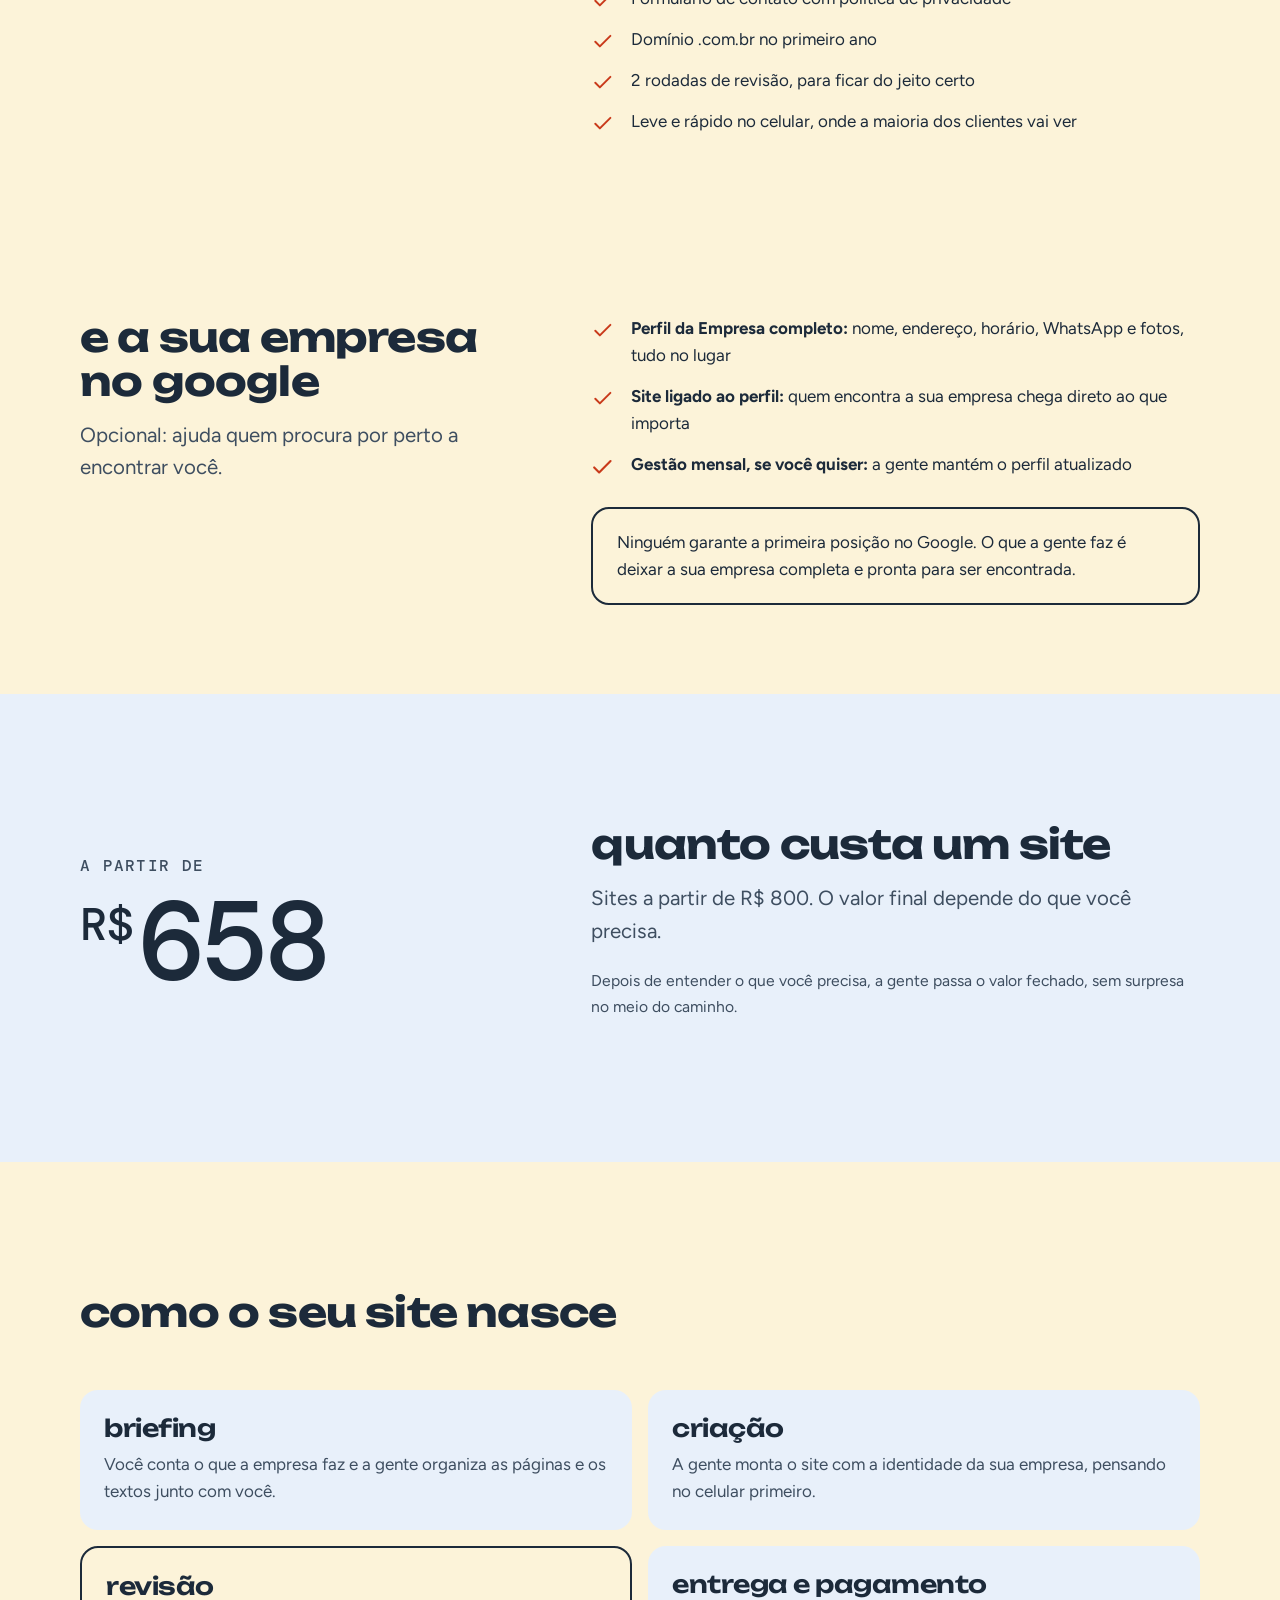
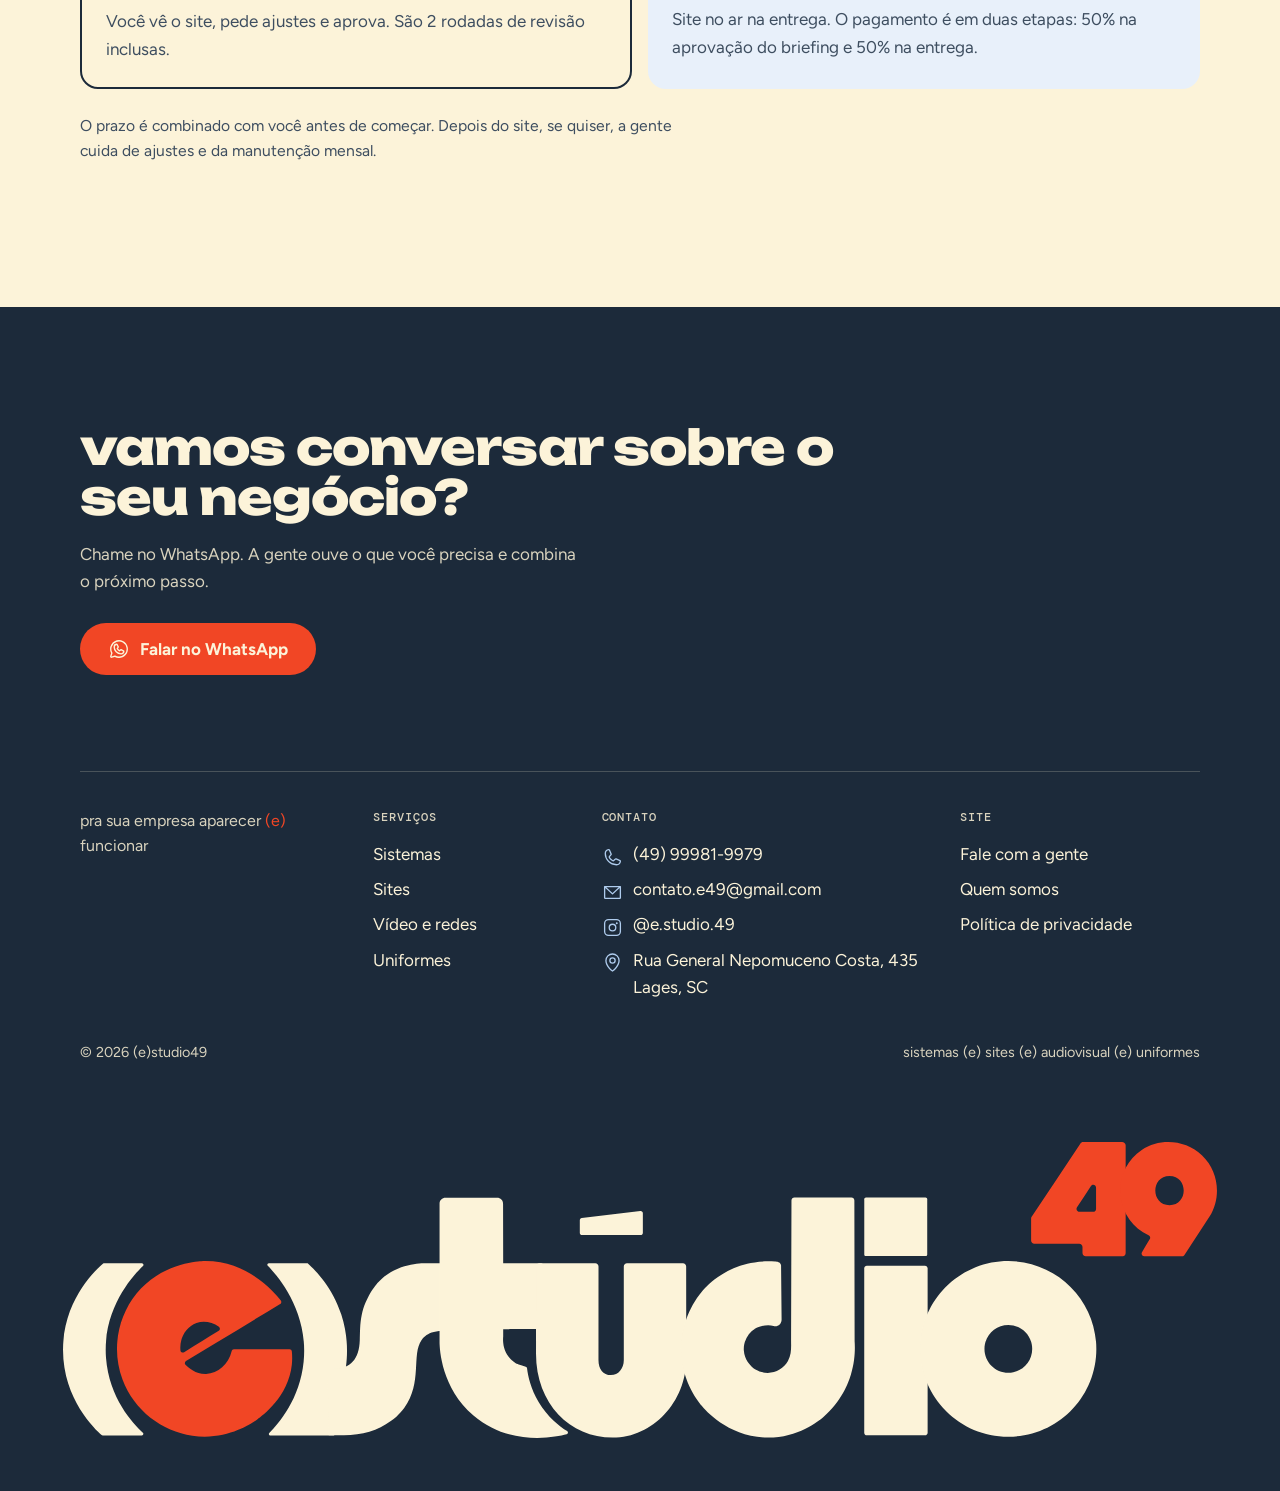
<file: sites/index.html>
<!doctype html>
<html lang="pt-BR">
<head>
<meta charset="utf-8">
<meta name="robots" content="noindex, nofollow">
<meta name="viewport" content="width=device-width, initial-scale=1">
<title>Criação de sites em Lages (SC) | (e)studio49</title>
<meta name="description" content="Criação de sites profissionais para empresas, clínicas e consultórios em Lages (SC), a partir de R$ 800: até 5 páginas, WhatsApp em destaque e domínio .com.br no primeiro ano.">
<link rel="canonical" href="https://estudio49.com.br/sites/">
<meta name="theme-color" content="#1C2A3A">
<meta name="color-scheme" content="light">
<meta property="og:type" content="website">
<meta property="og:locale" content="pt_BR">
<meta property="og:site_name" content="(e)studio49">
<meta property="og:title" content="Criação de sites em Lages (SC) | (e)studio49">
<meta property="og:description" content="Criação de sites profissionais para empresas, clínicas e consultórios em Lages (SC), a partir de R$ 800: até 5 páginas, WhatsApp em destaque e domínio .com.br no primeiro ano.">
<meta property="og:url" content="https://estudio49.com.br/sites/">
<meta property="og:image" content="https://estudio49.com.br/assets/og.png">
<meta property="og:image:width" content="1200">
<meta property="og:image:height" content="630">
<meta name="twitter:card" content="summary_large_image">
<link rel="icon" type="image/svg+xml" href="../assets/logo/e49-simbolo-etiqueta.svg">
<link rel="icon" type="image/png" href="../assets/e49-simbolo-etiqueta.png">
<link rel="apple-touch-icon" href="../assets/e49-simbolo-etiqueta.png">
<link rel="preload" href="../assets/fonts/unbounded-var.woff2" as="font" type="font/woff2" crossorigin>
<link rel="preload" href="../assets/fonts/figtree-var.woff2" as="font" type="font/woff2" crossorigin>
<link rel="stylesheet" href="../css/style.css">
<script>(function(){var d=document.documentElement;d.className+=' js';try{if(!matchMedia('(prefers-reduced-motion: reduce)').matches){if(sessionStorage.getItem('e49tr')){d.className+=' tr-cover'}else if(document.querySelector('meta[name=\"e49-home\"]')&&!sessionStorage.getItem('e49intro')){d.className+=' intro-cover'}}}catch(e){}})()</script>

</head>
<body>
<a class="skip" href="#main">Pular para o conteúdo</a>
<header class="header">
  <div class="hbar">
    <a class="logo" href="../" aria-label="(e)studio49, página inicial"><img src="../assets/logo/e49-horizontal-negativo.svg" alt="(e)studio49" width="124" height="32"></a>
    <nav class="nav" id="menu" aria-label="Principal">
      <ul class="nav-list">
        <li><a href="../sistemas/">Sistemas</a></li>
        <li><a href="../sites/" aria-current="page">Sites</a></li>
        <li><a href="../video-e-fotos/">Vídeo e redes</a></li>
        <li><a href="../uniformes/">Uniformes</a></li>
        <li><a href="../contato/">Contato</a></li>
      </ul>
      <a class="btn btn-main nav-cta" href="https://wa.me/5549999819979?text=Oi!%20Vim%20pelo%20site%20da%20(e)studio49%20e%20quero%20conversar%20sobre%20o%20meu%20neg%C3%B3cio." target="_blank" rel="noopener"><span class="ic ic-whatsapp" aria-hidden="true"></span>Falar no WhatsApp</a>
    </nav>
    <button class="menu-btn" type="button" aria-controls="menu" aria-expanded="false" aria-label="Abrir menu"><span class="ham" aria-hidden="true"><i></i><i></i></span></button>
  </div>
</header>
<div class="trail" aria-hidden="true"><svg xmlns="http://www.w3.org/2000/svg"><path class="t-line" d="M0 0"/></svg></div>
<main id="main">
<section class="page-hero">
  <div class="slash" aria-hidden="true"></div>
  <div class="wrap">
    <div>
      <h1>sites que trazem <span class="hl">clientes</span></h1>
      <p class="lead">Criamos o site da sua empresa ou do seu consultório: rápido no celular, com o WhatsApp à vista e pronto para ser encontrado no Google.</p>
      <a class="btn btn-main" href="https://wa.me/5549999819979?text=Oi!%20Vim%20pelo%20site%20da%20(e)studio49%20e%20quero%20fazer%20um%20site%20para%20o%20meu%20neg%C3%B3cio." target="_blank" rel="noopener"><span class="ic ic-whatsapp" aria-hidden="true"></span>Falar no WhatsApp</a>
    </div>
  </div>
</section>

<section class="sec-tight">
  <div class="wrap">
    <div class="sec-head rv">
      <h2 class="h-1">para empresas e para quem presta serviço</h2>
      <p class="lead">Se as pessoas procuram você no Google antes de chamar, um site faz diferença.</p>
    </div>
    <div class="groups">
      <div class="group rv"><h3 class="h-2">empresas</h3><p>Lojas, restaurantes, oficinas, escritórios e indústrias. Um endereço próprio mostra o que você vende, onde fica e como chamar.</p></div>
      <div class="group rv" style="--d:80ms"><h3 class="h-2">profissionais e clínicas</h3><p>Médicos, dentistas, psicólogos, advogados, contadores e fisioterapeutas. O site apresenta você e os atendimentos e leva o paciente ou cliente direto ao WhatsApp.</p></div>
    </div>
  </div>
</section>
<section class="sc" id="exemplos" aria-labelledby="sc-h">
  <div class="wrap sc-sticky">
    <div class="sc-copy">
      <h2 class="h-1 split-h" id="sc-h">sites que dão gosto de mostrar</h2>
      <p class="lead">Exemplos de sites que a e49 faz. Cada um ganha a cara do negócio.</p>
      <ul class="sc-tabs" role="tablist" aria-label="Exemplos de sites">
        <li><button class="sc-tab" role="tab" type="button" aria-selected="true" data-i="0"><b>clínica de estética</b><span>Calmo, claro e acolhedor</span></button></li>
        <li><button class="sc-tab" role="tab" type="button" aria-selected="false" data-i="1"><b>clínica odontológica</b><span>Elegante, leve e de confiança</span></button></li>
        <li><button class="sc-tab" role="tab" type="button" aria-selected="false" data-i="2"><b>contabilidade</b><span>Sério sem ser frio</span></button></li>
      </ul>
      <p class="sc-note">Projetos de demonstração criados pela e49. Os negócios são fictícios.</p>
    </div>
    <div class="stage dev k-big"><div class="mac"><div class="mac-lid"><div class="mac-screen"><div class="screen on" data-i="0"><img class="shot" src="../assets/demo/lume-d.jpg" width="1440" height="2881" alt="Exemplo de site para clínica de estética" style="--shift:.688" decoding="async" loading="lazy"></div><div class="screen" data-i="1"><img class="shot" src="../assets/demo/prado-d.jpg" width="1440" height="3406" alt="Exemplo de site para clínica odontológica" style="--shift:.736" decoding="async" loading="lazy"></div><div class="screen" data-i="2"><img class="shot" src="../assets/demo/bussola-d.jpg" width="1440" height="2831" alt="Exemplo de site para escritório de contabilidade" style="--shift:.682" decoding="async" loading="lazy"></div></div></div><div class="mac-base"></div></div><div class="phone-wrap"><div class="phone"><div class="phone-screen"><div class="screen on" data-i="0"><img class="shot" src="../assets/demo/lume-m.jpg" width="585" height="3300" alt="" decoding="async" loading="lazy"></div><div class="screen" data-i="1"><img class="shot" src="../assets/demo/prado-m.jpg" width="585" height="3300" alt="" decoding="async" loading="lazy"></div><div class="screen" data-i="2"><img class="shot" src="../assets/demo/bussola-m.jpg" width="585" height="3300" alt="" decoding="async" loading="lazy"></div></div></div></div></div>
  </div>
  <div class="sc-tracks" aria-hidden="true"><div class="sc-track"></div><div class="sc-track"></div><div class="sc-track"></div></div>
</section>
<section class="sec-tight">
  <div class="wrap">
    <div class="sec-head rv">
      <h2 class="h-1">por que ter um site</h2>
      <p class="lead">Quem precisa de um serviço pesquisa antes de decidir. Quem não aparece na pesquisa fica de fora da escolha.</p>
    </div>
    <ul class="facts">
      <li class="rv"><strong>76%</strong><span>dos brasileiros que compraram em loja física pesquisaram na internet antes de fechar a compra.</span><i class="bar" style="--v:76" aria-hidden="true"><b></b></i></li>
      <li class="rv" style="--d:80ms"><strong>57%</strong><span>usam o Google para buscar informações sobre serviços.</span><i class="bar" style="--v:57" aria-hidden="true"><b></b></i></li>
      <li class="rv" style="--d:160ms"><strong>53%</strong><span>usam o Google para descobrir onde comprar.</span><i class="bar" style="--v:53" aria-hidden="true"><b></b></i></li>
    </ul>
    <p class="fine src">Fonte: pesquisa da Opinion Box para a Hedgehog Digital, com apoio da Semrush, com 3.299 brasileiros (maio de 2020).</p>
    <ul class="benefits why">
      <li class="rv"><span class="ic ic-check" aria-hidden="true"></span><span><b>Mais visibilidade no Google</b>O site dá ao Google o que mostrar quando alguém procura o que você faz, o que pode trazer mais clientes.</span></li>
      <li class="rv"><span class="ic ic-check" aria-hidden="true"></span><span><b>Confiança antes do primeiro contato</b>O cliente confere seu trabalho, endereço e horários antes de chamar.</span></li>
      <li class="rv"><span class="ic ic-check" aria-hidden="true"></span><span><b>Atendimento a qualquer hora</b>O site responde as dúvidas mais comuns e leva ao WhatsApp mesmo fora do expediente.</span></li>
    </ul>
  </div>
</section>
<section class="sec-tight">
  <div class="wrap split">
    <div class="rv">
      <h2 class="h-1">o que você recebe</h2>
      <p class="lead" style="margin-top:16px">O que está incluso no site.</p>
    </div>
    <ul class="plain-list rv">
      <li><span class="ic ic-check" aria-hidden="true"></span><span>Até 5 páginas, feitas sob medida para o seu negócio</span></li>
      <li><span class="ic ic-check" aria-hidden="true"></span><span>Botão de WhatsApp em destaque, para o cliente chamar na hora</span></li>
      <li><span class="ic ic-check" aria-hidden="true"></span><span>Formulário de contato com política de privacidade</span></li>
      <li><span class="ic ic-check" aria-hidden="true"></span><span>Domínio .com.br no primeiro ano</span></li>
      <li><span class="ic ic-check" aria-hidden="true"></span><span>2 rodadas de revisão, para ficar do jeito certo</span></li>
      <li><span class="ic ic-check" aria-hidden="true"></span><span>Leve e rápido no celular, onde a maioria dos clientes vai ver</span></li>
    </ul>
  </div>
</section>

<section class="sec-tight">
  <div class="wrap split">
    <div class="rv">
      <h2 class="h-1">e a sua empresa no Google</h2>
      <p class="lead" style="margin-top:16px">Opcional: ajuda quem procura por perto a encontrar você.</p>
    </div>
    <div class="rv">
      <ul class="plain-list">
        <li><span class="ic ic-check" aria-hidden="true"></span><span><b>Perfil da Empresa completo:</b> nome, endereço, horário, WhatsApp e fotos, tudo no lugar</span></li>
        <li><span class="ic ic-check" aria-hidden="true"></span><span><b>Site ligado ao perfil:</b> quem encontra a sua empresa chega direto ao que importa</span></li>
        <li><span class="ic ic-check" aria-hidden="true"></span><span><b>Gestão mensal, se você quiser:</b> a gente mantém o perfil atualizado</span></li>
      </ul>
      <div class="note"><p>Ninguém garante a primeira posição no Google. O que a gente faz é deixar a sua empresa completa e pronta para ser encontrada.</p></div>
    </div>
  </div>
</section>
<section class="sec price-band">
  <div class="wrap price-grid">
    <div class="price-big rv"><small>a partir de</small><strong><span class="cur">R$</span>800</strong></div>
    <div class="rv">
      <h2 class="h-1">quanto custa um site</h2>
      <p class="lead" style="margin-top:16px">Sites a partir de R$ 800. O valor final depende do que você precisa.</p>
      <p class="fine">Depois de entender o que você precisa, a gente passa o valor fechado, sem surpresa no meio do caminho.</p>
    </div>
  </div>
</section>

<section class="sec">
  <div class="wrap">
    <div class="sec-head rv">
      <h2 class="h-1">como o seu site nasce</h2>
    </div>
    <div class="groups">
      <div class="group rv"><h3 class="h-2">briefing</h3><p>Você conta o que a empresa faz e a gente organiza as páginas e os textos junto com você.</p></div>
      <div class="group rv" style="--d:80ms"><h3 class="h-2">criação</h3><p>A gente monta o site com a identidade da sua empresa, pensando no celular primeiro.</p></div>
      <div class="group rv"><h3 class="h-2">revisão</h3><p>Você vê o site, pede ajustes e aprova. São 2 rodadas de revisão inclusas.</p></div>
      <div class="group rv" style="--d:80ms"><h3 class="h-2">entrega e pagamento</h3><p>Site no ar na entrega. O pagamento é em duas etapas: 50% na aprovação do briefing e 50% na entrega.</p></div>
    </div>
    <p class="fine" style="margin-top:24px">O prazo é combinado com você antes de começar. Depois do site, se quiser, a gente cuida de ajustes e da manutenção mensal.</p>
  </div>
</section>
</main>
<footer class="footer band">
  <div class="wrap">
    <div class="foot-cta">
      <h2>vamos conversar sobre o seu negócio?</h2>
      <p>Chame no WhatsApp. A gente ouve o que você precisa e combina o próximo passo.</p>
      <a class="btn btn-main" href="https://wa.me/5549999819979?text=Oi!%20Vim%20pelo%20site%20da%20(e)studio49%20e%20quero%20conversar%20sobre%20o%20meu%20neg%C3%B3cio." target="_blank" rel="noopener"><span class="ic ic-whatsapp" aria-hidden="true"></span>Falar no WhatsApp</a>
    </div>
    <div class="foot-grid">
      <div>
        <p class="sig">pra sua empresa aparecer <span class="par">(e)</span> funcionar</p>
      </div>
      <div>
        <h3>serviços</h3>
        <ul>
          <li><a href="../sistemas/">Sistemas</a></li>
          <li><a href="../sites/">Sites</a></li>
          <li><a href="../video-e-fotos/">Vídeo e redes</a></li>
          <li><a href="../uniformes/">Uniformes</a></li>
        </ul>
      </div>
      <div>
        <h3>contato</h3>
        <ul class="foot-ct">
          <li><span class="ic ic-phone" aria-hidden="true"></span><a href="https://wa.me/5549999819979?text=Oi!%20Vim%20pelo%20site%20da%20(e)studio49%20e%20quero%20conversar%20sobre%20o%20meu%20neg%C3%B3cio." target="_blank" rel="noopener">(49) 99981-9979</a></li>
          <li><span class="ic ic-mail" aria-hidden="true"></span><a href="mailto:contato.e49@gmail.com">contato.e49@gmail.com</a></li>
          <li><span class="ic ic-instagram" aria-hidden="true"></span><a href="https://www.instagram.com/e.studio.49/" target="_blank" rel="noopener">@e.studio.49</a></li>
          <li><span class="ic ic-pin" aria-hidden="true"></span><span><span class="nw">Rua General Nepomuceno Costa, 435</span><br>Lages, SC</span></li>
        </ul>
      </div>
      <div>
        <h3>site</h3>
        <ul>
          <li><a href="../contato/">Fale com a gente</a></li>
          <li><a href="../quem-somos/">Quem somos</a></li>
          <li><a href="../privacidade/">Política de privacidade</a></li>
        </ul>
      </div>
    </div>
    <div class="foot-end">
      <span>&copy; 2026 (e)studio49</span>
      <span>sistemas (e) sites (e) vídeo (e) uniformes</span>
    </div>
  </div>
  <div class="foot-logo" aria-hidden="true"><div class="crop"><img src="../assets/logo/e49-horizontal-negativo.svg" alt="" width="1480" height="382"></div></div>
</footer>
<a class="btn btn-main fab" href="https://wa.me/5549999819979?text=Oi!%20Vim%20pelo%20site%20da%20(e)studio49%20e%20quero%20conversar%20sobre%20o%20meu%20neg%C3%B3cio." target="_blank" rel="noopener" aria-label="Falar no WhatsApp"><span class="ic ic-whatsapp" aria-hidden="true"></span>WhatsApp</a>
<script src="../js/edits.js"></script>
<script src="../js/fx.js" defer></script>
<script src="../js/main.js" defer></script>
</body>
</html>
</file>
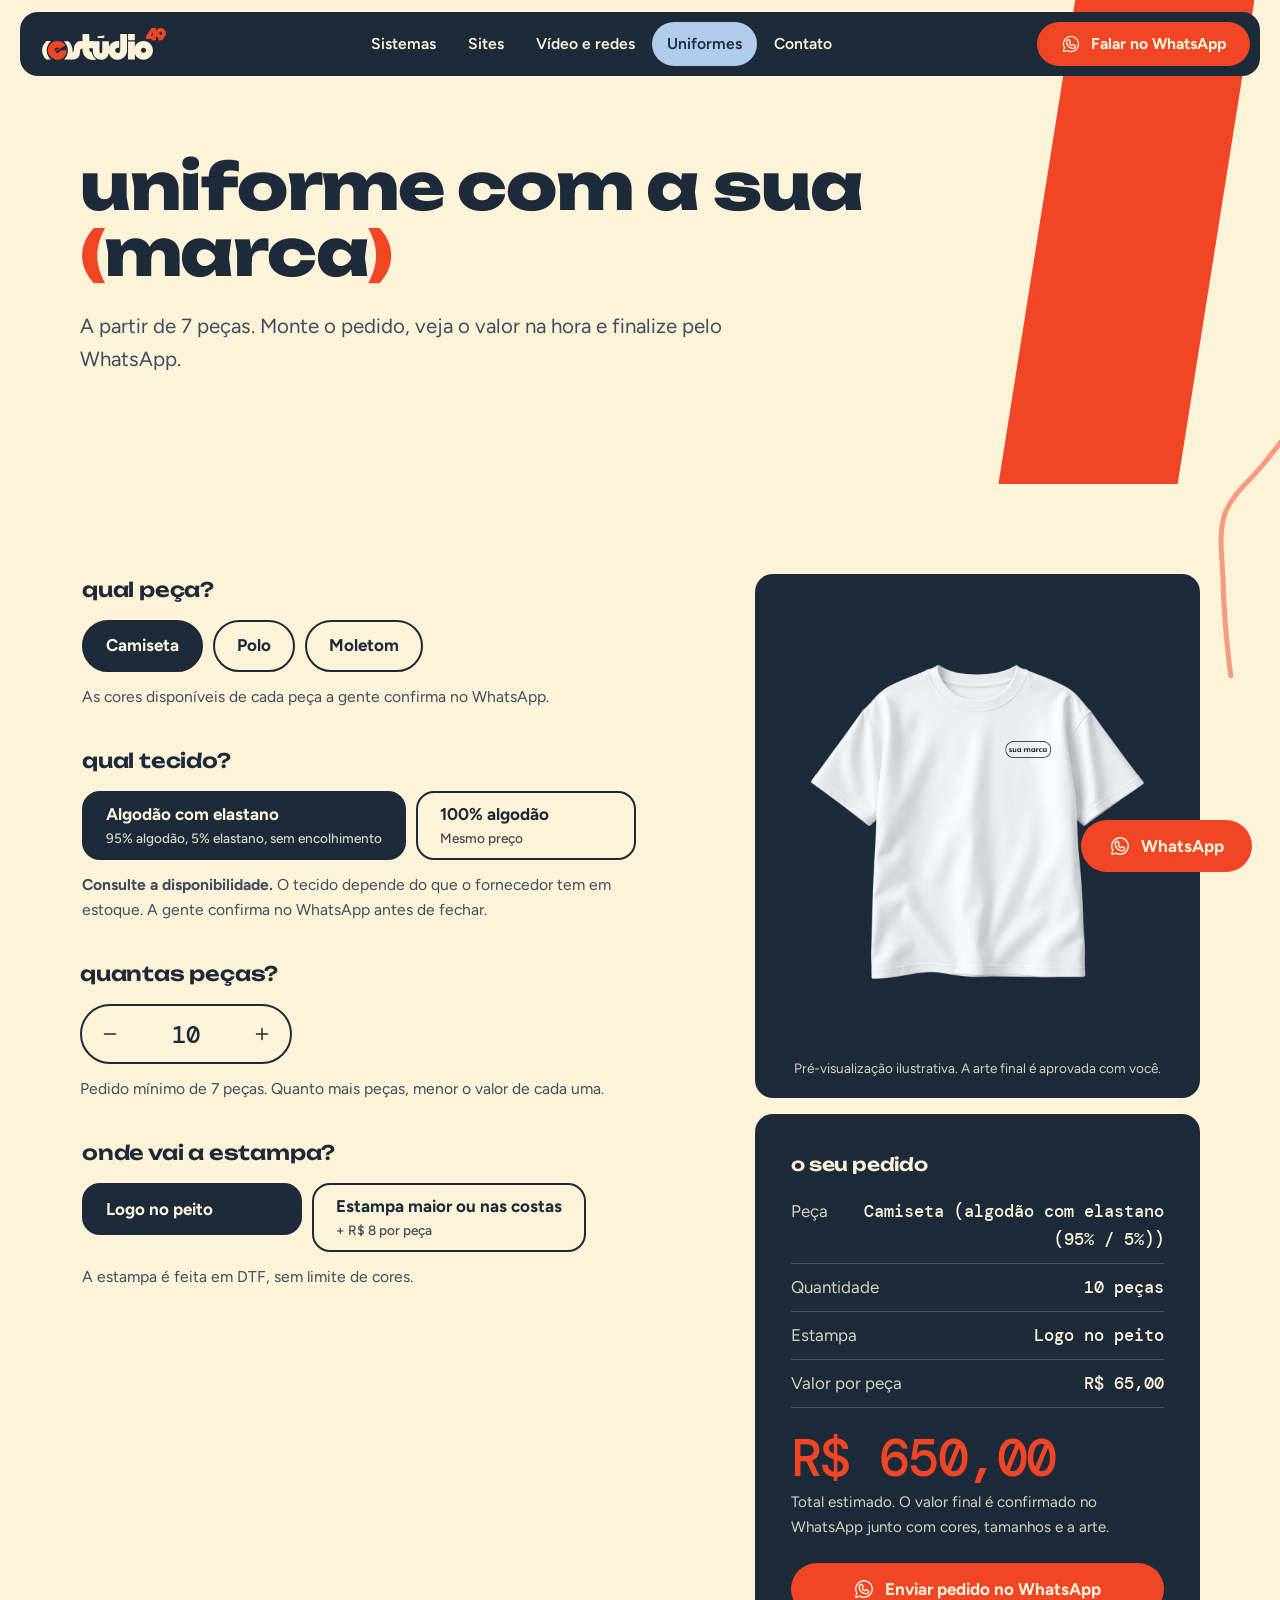
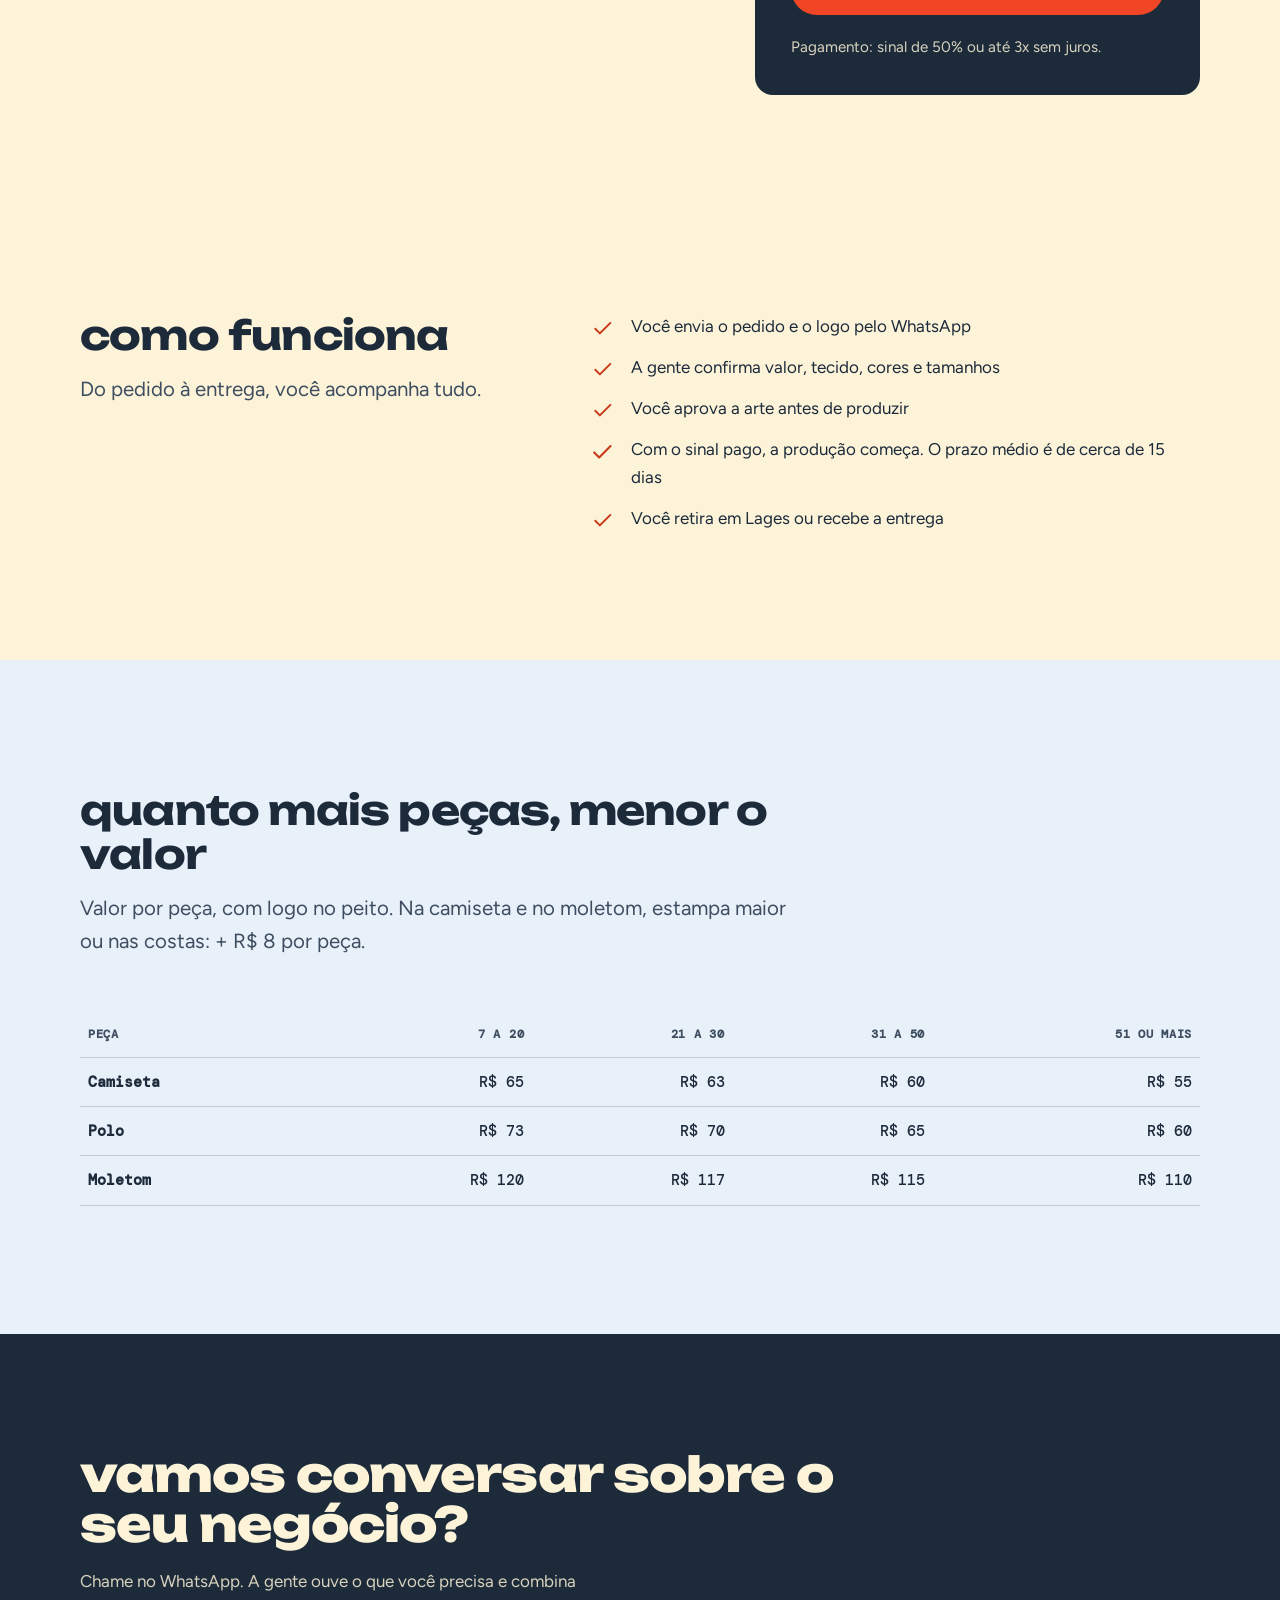
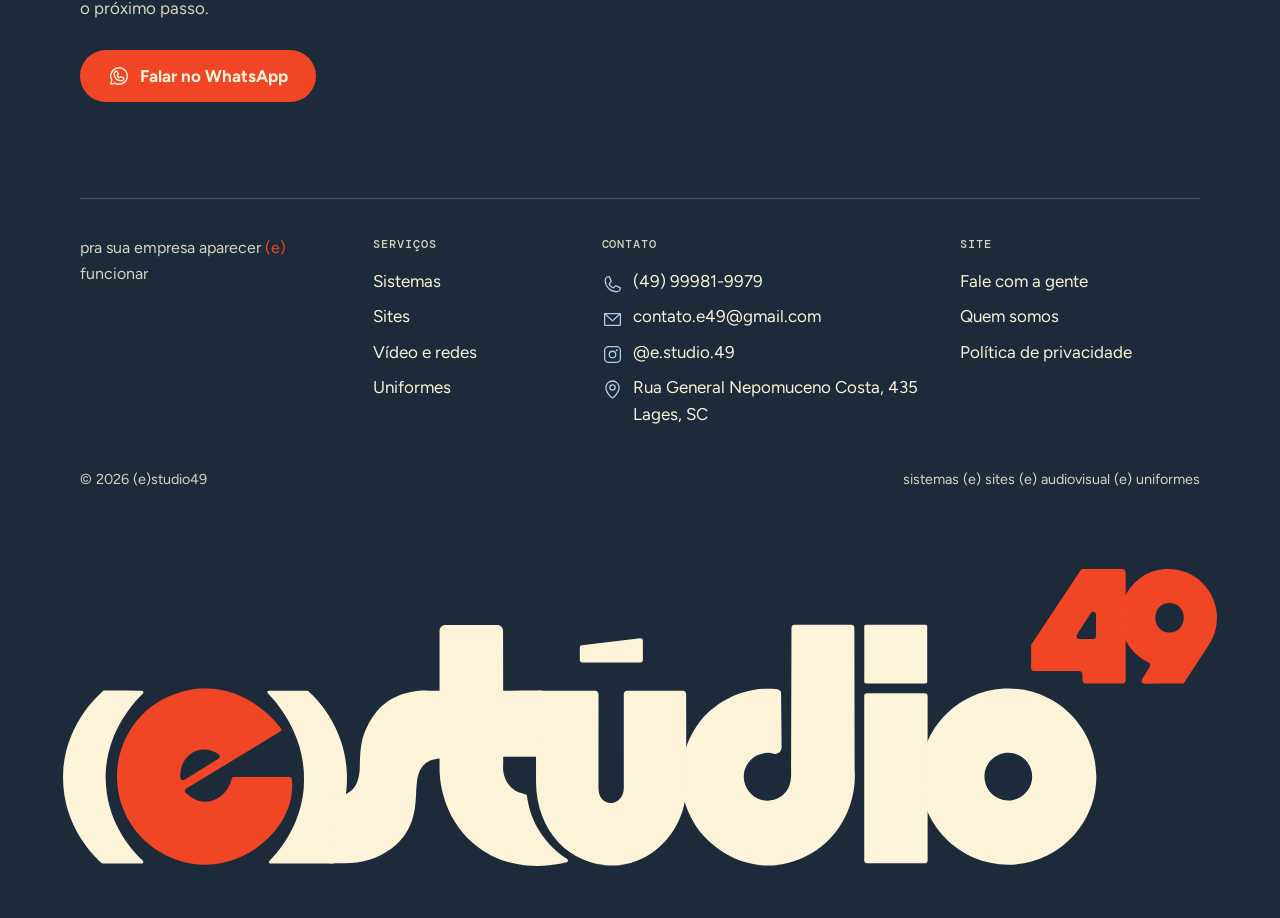
<file: uniformes/index.html>
<!doctype html>
<html lang="pt-BR">
<head>
<meta charset="utf-8">
<meta name="robots" content="noindex, nofollow">
<meta name="viewport" content="width=device-width, initial-scale=1">
<title>Uniformes personalizados em Lages (SC) | (e)studio49</title>
<meta name="description" content="Camisetas, polos e moletons personalizados com a marca da sua empresa em Lages (SC), a partir de 7 peças. Veja o valor na hora e finalize pelo WhatsApp.">
<link rel="canonical" href="https://estudio49.com.br/uniformes/">
<meta name="theme-color" content="#1C2A3A">
<meta name="color-scheme" content="light">
<meta property="og:type" content="website">
<meta property="og:locale" content="pt_BR">
<meta property="og:site_name" content="(e)studio49">
<meta property="og:title" content="Uniformes personalizados em Lages (SC) | (e)studio49">
<meta property="og:description" content="Camisetas, polos e moletons personalizados com a marca da sua empresa em Lages (SC), a partir de 7 peças. Veja o valor na hora e finalize pelo WhatsApp.">
<meta property="og:url" content="https://estudio49.com.br/uniformes/">
<meta property="og:image" content="https://estudio49.com.br/assets/og.png">
<meta property="og:image:width" content="1200">
<meta property="og:image:height" content="630">
<meta name="twitter:card" content="summary_large_image">
<link rel="icon" type="image/svg+xml" href="../assets/logo/e49-simbolo-etiqueta.svg">
<link rel="icon" type="image/png" href="../assets/e49-simbolo-etiqueta.png">
<link rel="apple-touch-icon" href="../assets/e49-simbolo-etiqueta.png">
<link rel="preload" href="../assets/fonts/unbounded-var.woff2" as="font" type="font/woff2" crossorigin>
<link rel="preload" href="../assets/fonts/figtree-var.woff2" as="font" type="font/woff2" crossorigin>
<link rel="stylesheet" href="../css/style.css">
<script>(function(){var d=document.documentElement;d.className+=' js';try{if(!matchMedia('(prefers-reduced-motion: reduce)').matches){if(sessionStorage.getItem('e49tr')){d.className+=' tr-cover'}else if(document.querySelector('meta[name=\"e49-home\"]')&&!sessionStorage.getItem('e49intro')){d.className+=' intro-cover'}}}catch(e){}})()</script>

</head>
<body>
<a class="skip" href="#main">Pular para o conteúdo</a>
<header class="header">
  <div class="hbar">
    <a class="logo" href="../" aria-label="(e)studio49, página inicial"><img src="../assets/logo/e49-horizontal-negativo.svg" alt="(e)studio49" width="124" height="32"></a>
    <nav class="nav" id="menu" aria-label="Principal">
      <ul class="nav-list">
        <li><a href="../sistemas/">Sistemas</a></li>
        <li><a href="../sites/">Sites</a></li>
        <li><a href="../video-e-fotos/">Vídeo e redes</a></li>
        <li><a href="../uniformes/" aria-current="page">Uniformes</a></li>
        <li><a href="../contato/">Contato</a></li>
      </ul>
      <a class="btn btn-main nav-cta" href="https://wa.me/5549999819979?text=Oi!%20Vim%20pelo%20site%20da%20(e)studio49%20e%20quero%20conversar%20sobre%20o%20meu%20neg%C3%B3cio." target="_blank" rel="noopener"><span class="ic ic-whatsapp" aria-hidden="true"></span>Falar no WhatsApp</a>
    </nav>
    <button class="menu-btn" type="button" aria-controls="menu" aria-expanded="false" aria-label="Abrir menu"><span class="ham" aria-hidden="true"><i></i><i></i></span></button>
  </div>
</header>
<div class="trail" aria-hidden="true"><svg xmlns="http://www.w3.org/2000/svg"><path class="t-line" d="M0 0"/></svg></div>
<main id="main">
<section class="page-hero">
  <div class="slash" aria-hidden="true"></div>
  <div class="wrap">
    <h1>uniforme com a sua <span class="par">(</span>marca<span class="par">)</span></h1>
    <p class="lead">A partir de 7 peças. Monte o pedido, veja o valor na hora e finalize pelo WhatsApp.</p>
  </div>
</section>

<section class="sec-tight">
  <div class="wrap">
    <form class="calc" id="calc" novalidate>
      <div>
        <fieldset class="field">
          <legend>qual peça?</legend>
          <div class="opts">
            <label class="opt"><input type="radio" name="peca" value="camiseta" checked><span>Camiseta</span></label>
            <label class="opt"><input type="radio" name="peca" value="polo"><span>Polo</span></label>
            <label class="opt"><input type="radio" name="peca" value="moletom"><span>Moletom</span></label>
          </div>
          <p class="help">As cores disponíveis de cada peça a gente confirma no WhatsApp.</p>
        </fieldset>

        <fieldset class="field" id="f-tecido">
          <legend>qual tecido?</legend>
          <div class="opts stack">
            <label class="opt"><input type="radio" name="tecido" value="elastano" checked><span>Algodão com elastano<small>95% algodão, 5% elastano, sem encolhimento</small></span></label>
            <label class="opt"><input type="radio" name="tecido" value="algodao"><span>100% algodão<small>Mesmo preço</small></span></label>
          </div>
          <p class="help"><b>Consulte a disponibilidade.</b> O tecido depende do que o fornecedor tem em estoque. A gente confirma no WhatsApp antes de fechar.</p>
        </fieldset>

        <div class="field">
          <label class="lab" for="qtd">quantas peças?</label>
          <div class="stepper">
            <button type="button" data-step="-1" aria-label="Diminuir quantidade"><span class="ic ic-minus" aria-hidden="true"></span></button>
            <input id="qtd" name="qtd" type="number" inputmode="numeric" min="1" max="9999" value="10">
            <button type="button" data-step="1" aria-label="Aumentar quantidade"><span class="ic ic-plus" aria-hidden="true"></span></button>
          </div>
          <p class="help">Pedido mínimo de 7 peças. Quanto mais peças, menor o valor de cada uma.</p>
        </div>

        <fieldset class="field">
          <legend>onde vai a estampa?</legend>
          <div class="opts stack">
            <label class="opt"><input type="radio" name="estampa" value="peito" checked><span>Logo no peito</span></label>
            <label class="opt" id="opt-maior"><input type="radio" name="estampa" value="maior"><span>Estampa maior ou nas costas<small>+ R$ 8 por peça</small></span></label>
          </div>
          <p class="help">A estampa é feita em DTF, sem limite de cores.</p>
          <p class="help" id="h-polo" hidden>Na polo, a estampa é só a básica, no peito.</p>
        </fieldset>
      </div>

      <div class="side">
        <div class="preview" id="preview" data-g="camiseta">
          <div class="pv-stage" role="img" aria-label="Pré-visualização ilustrativa da peça escolhida">
            <img class="pv-g pv-camiseta" src="../assets/uniformes/camiseta.webp" width="1080" height="1350" alt="" decoding="async">
            <img class="pv-g pv-polo" src="../assets/uniformes/polo.webp" width="1080" height="1350" alt="" decoding="async">
            <img class="pv-g pv-moletom" src="../assets/uniformes/moletom.webp" width="1080" height="1350" alt="" decoding="async">
          </div>
          <p class="cap" id="pv-cap">Pré-visualização ilustrativa. A arte final é aprovada com você.</p>
        </div>
        <aside class="result" id="result" aria-label="Resumo do pedido">
          <h2>o seu pedido</h2>
          <p class="warn" role="status">O pedido mínimo é de 7 peças. O valor abaixo é o de 7 peças. Aumente a quantidade para continuar.</p>
          <dl>
            <div class="row"><dt>Peça</dt><dd id="r-peca"></dd></div>
            <div class="row"><dt>Quantidade</dt><dd id="r-qtd"></dd></div>
            <div class="row"><dt>Estampa</dt><dd id="r-estampa"></dd></div>
            <div class="row"><dt>Valor por peça</dt><dd id="r-unit"></dd></div>
          </dl>
          <div class="total" id="r-total" aria-live="polite"></div>
          <p class="small">Total estimado. O valor final é confirmado no WhatsApp junto com cores, tamanhos e a arte.</p>
          <a class="btn btn-main" id="r-send" href="#" target="_blank" rel="noopener"><span class="ic ic-whatsapp" aria-hidden="true"></span>Enviar pedido no WhatsApp</a>
          <p class="small" style="margin:20px 0 0">Pagamento: sinal de 50% ou até 3x sem juros.</p>
        </aside>
      </div>
    </form>
  </div>
</section>

<section class="sec">
  <div class="wrap split">
    <div class="rv">
      <h2 class="h-1">como funciona</h2>
      <p class="lead" style="margin-top:16px">Do pedido à entrega, você acompanha tudo.</p>
    </div>
    <ul class="plain-list rv">
      <li><span class="ic ic-check" aria-hidden="true"></span><span>Você envia o pedido e o logo pelo WhatsApp</span></li>
      <li><span class="ic ic-check" aria-hidden="true"></span><span>A gente confirma valor, tecido, cores e tamanhos</span></li>
      <li><span class="ic ic-check" aria-hidden="true"></span><span>Você aprova a arte antes de produzir</span></li>
      <li><span class="ic ic-check" aria-hidden="true"></span><span>Com o sinal pago, a produção começa. O prazo médio é de cerca de 15 dias</span></li>
      <li><span class="ic ic-check" aria-hidden="true"></span><span>Você retira em Lages ou recebe a entrega</span></li>
    </ul>
  </div>
</section>

<section class="sec price-band">
  <div class="wrap">
    <div class="sec-head rv">
      <h2 class="h-1">quanto mais peças, menor o valor</h2>
      <p class="lead">Valor por peça, com logo no peito. Na camiseta e no moletom, estampa maior ou nas costas: + R$ 8 por peça.</p>
    </div>
    <div class="table-scroll rv">
      <table class="tiers">
        <thead><tr><th scope="col">Peça</th><th scope="col">7 a 20</th><th scope="col">21 a 30</th><th scope="col">31 a 50</th><th scope="col">51 ou mais</th></tr></thead>
        <tbody>
          <tr><th scope="row">Camiseta</th><td>R$ 65</td><td>R$ 63</td><td>R$ 60</td><td>R$ 55</td></tr>
          <tr><th scope="row">Polo</th><td>R$ 73</td><td>R$ 70</td><td>R$ 65</td><td>R$ 60</td></tr>
          <tr><th scope="row">Moletom</th><td>R$ 120</td><td>R$ 117</td><td>R$ 115</td><td>R$ 110</td></tr>
        </tbody>
      </table>
    </div>
  </div>
</section>
</main>
<footer class="footer band">
  <div class="wrap">
    <div class="foot-cta">
      <h2>vamos conversar sobre o seu negócio?</h2>
      <p>Chame no WhatsApp. A gente ouve o que você precisa e combina o próximo passo.</p>
      <a class="btn btn-main" href="https://wa.me/5549999819979?text=Oi!%20Vim%20pelo%20site%20da%20(e)studio49%20e%20quero%20conversar%20sobre%20o%20meu%20neg%C3%B3cio." target="_blank" rel="noopener"><span class="ic ic-whatsapp" aria-hidden="true"></span>Falar no WhatsApp</a>
    </div>
    <div class="foot-grid">
      <div>
        <p class="sig">pra sua empresa aparecer <span class="par">(e)</span> funcionar</p>
      </div>
      <div>
        <h3>serviços</h3>
        <ul>
          <li><a href="../sistemas/">Sistemas</a></li>
          <li><a href="../sites/">Sites</a></li>
          <li><a href="../video-e-fotos/">Vídeo e redes</a></li>
          <li><a href="../uniformes/">Uniformes</a></li>
        </ul>
      </div>
      <div>
        <h3>contato</h3>
        <ul class="foot-ct">
          <li><span class="ic ic-phone" aria-hidden="true"></span><a href="https://wa.me/5549999819979?text=Oi!%20Vim%20pelo%20site%20da%20(e)studio49%20e%20quero%20conversar%20sobre%20o%20meu%20neg%C3%B3cio." target="_blank" rel="noopener">(49) 99981-9979</a></li>
          <li><span class="ic ic-mail" aria-hidden="true"></span><a href="mailto:contato.e49@gmail.com">contato.e49@gmail.com</a></li>
          <li><span class="ic ic-instagram" aria-hidden="true"></span><a href="https://www.instagram.com/e.studio.49/" target="_blank" rel="noopener">@e.studio.49</a></li>
          <li><span class="ic ic-pin" aria-hidden="true"></span><span><span class="nw">Rua General Nepomuceno Costa, 435</span><br>Lages, SC</span></li>
        </ul>
      </div>
      <div>
        <h3>site</h3>
        <ul>
          <li><a href="../contato/">Fale com a gente</a></li>
          <li><a href="../quem-somos/">Quem somos</a></li>
          <li><a href="../privacidade/">Política de privacidade</a></li>
        </ul>
      </div>
    </div>
    <div class="foot-end">
      <span>&copy; 2026 (e)studio49</span>
      <span>sistemas (e) sites (e) vídeo (e) uniformes</span>
    </div>
  </div>
  <div class="foot-logo" aria-hidden="true"><div class="crop"><img src="../assets/logo/e49-horizontal-negativo.svg" alt="" width="1480" height="382"></div></div>
</footer>
<a class="btn btn-main fab" href="https://wa.me/5549999819979?text=Oi!%20Vim%20pelo%20site%20da%20(e)studio49%20e%20quero%20conversar%20sobre%20o%20meu%20neg%C3%B3cio." target="_blank" rel="noopener" aria-label="Falar no WhatsApp"><span class="ic ic-whatsapp" aria-hidden="true"></span>WhatsApp</a>
<script src="../js/edits.js"></script>
<script src="../js/fx.js" defer></script>
<script src="../js/main.js" defer></script>
<script src="../js/uniformes.js" defer></script>
</body>
</html>
</file>
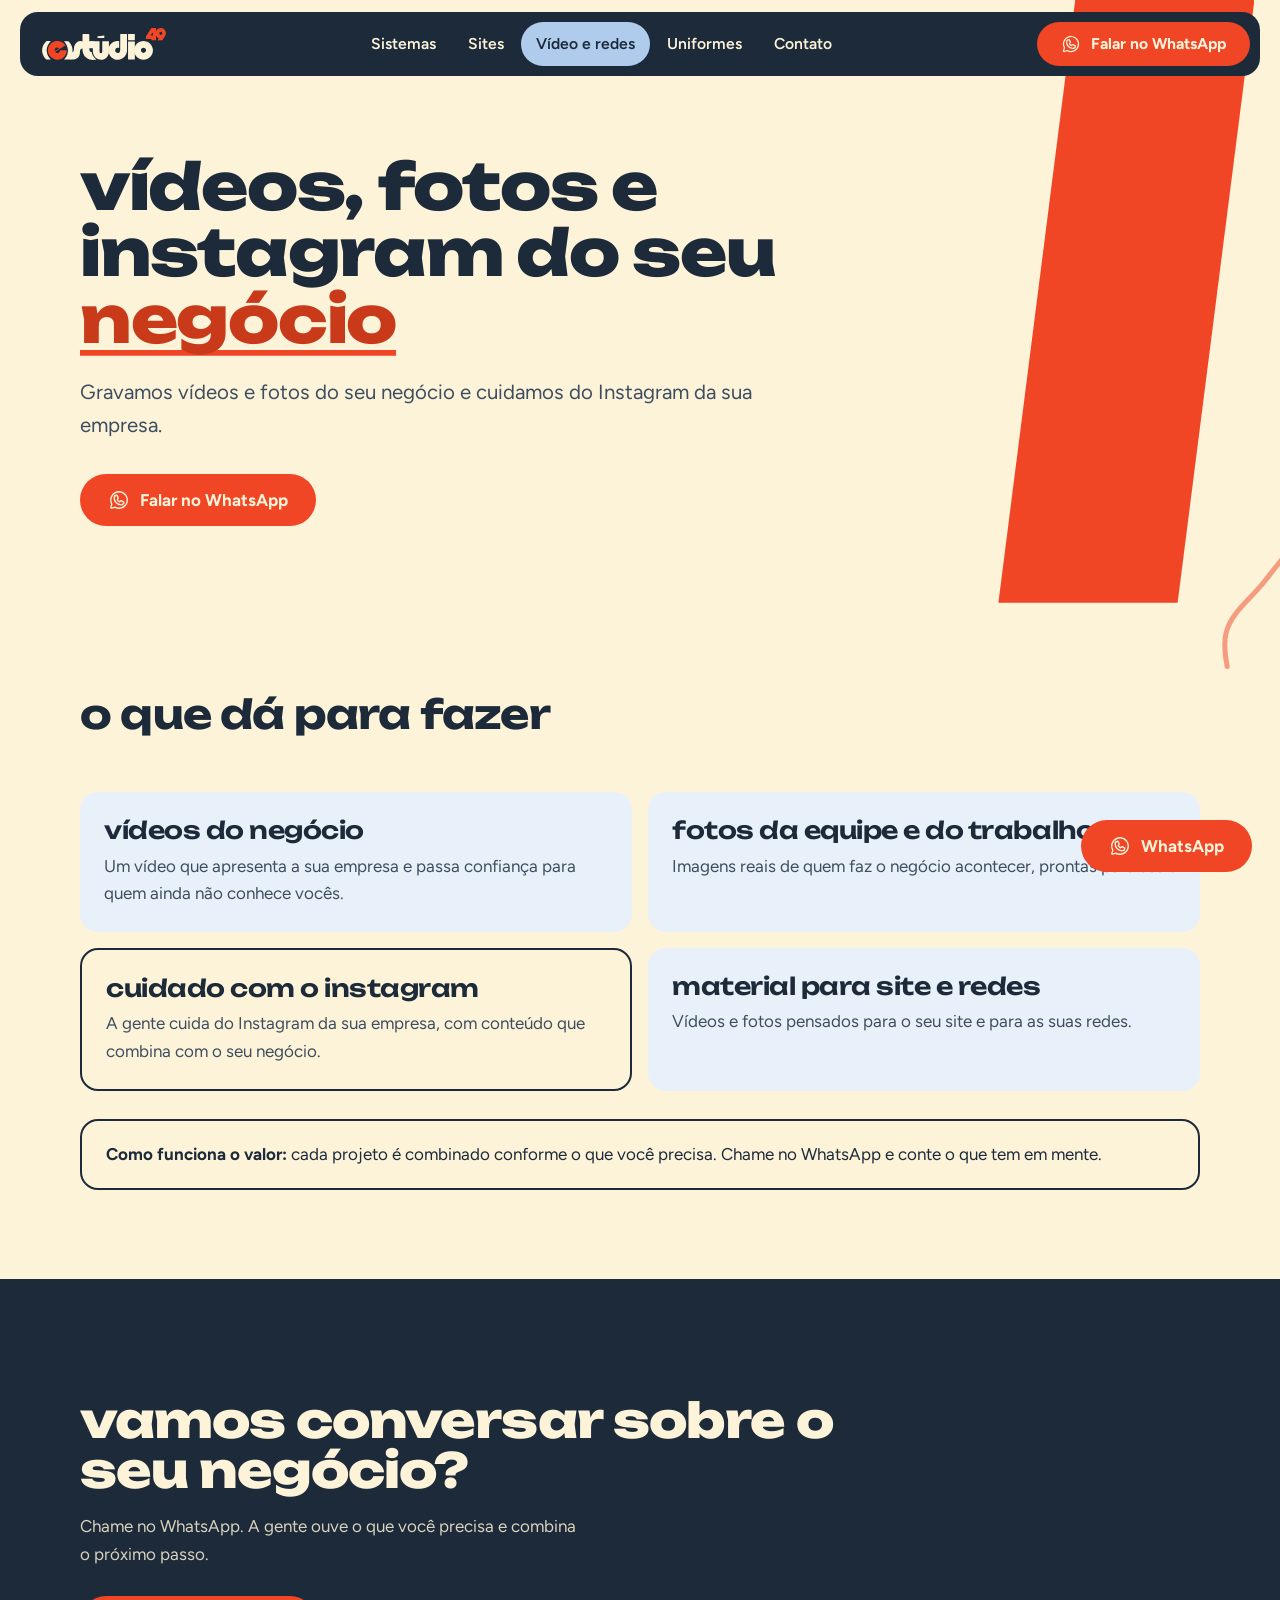
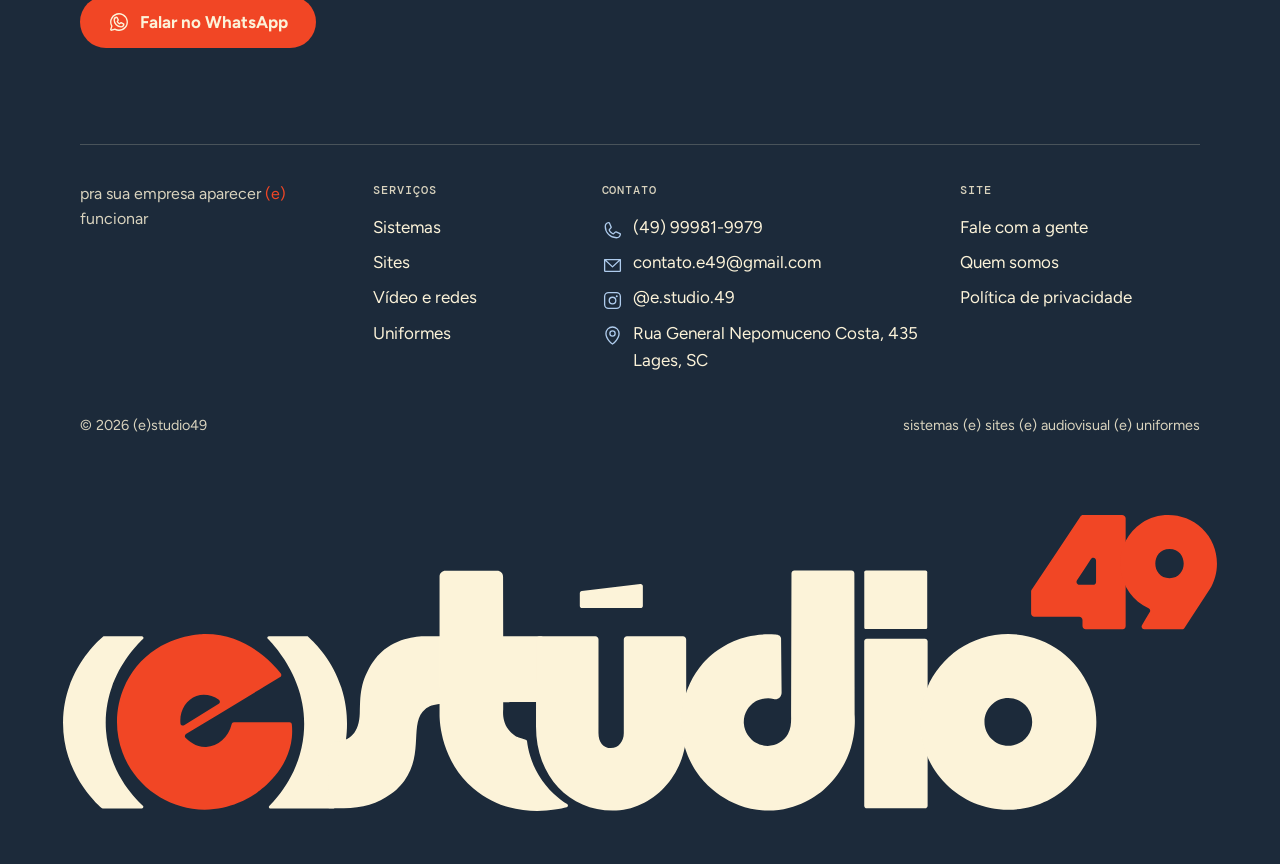
<file: video-e-fotos/index.html>
<!doctype html>
<html lang="pt-BR">
<head>
<meta charset="utf-8">
<meta name="robots" content="noindex, nofollow">
<meta name="viewport" content="width=device-width, initial-scale=1">
<title>Vídeo, fotos e Instagram em Lages (SC) | (e)studio49</title>
<meta name="description" content="Vídeos e fotos do seu negócio, da equipe e do trabalho, e cuidado com o Instagram da sua empresa. Fale com a (e)studio49, em Lages (SC).">
<link rel="canonical" href="https://estudio49.com.br/video-e-fotos/">
<meta name="theme-color" content="#1C2A3A">
<meta name="color-scheme" content="light">
<meta property="og:type" content="website">
<meta property="og:locale" content="pt_BR">
<meta property="og:site_name" content="(e)studio49">
<meta property="og:title" content="Vídeo, fotos e Instagram em Lages (SC) | (e)studio49">
<meta property="og:description" content="Vídeos e fotos do seu negócio, da equipe e do trabalho, e cuidado com o Instagram da sua empresa. Fale com a (e)studio49, em Lages (SC).">
<meta property="og:url" content="https://estudio49.com.br/video-e-fotos/">
<meta property="og:image" content="https://estudio49.com.br/assets/og.png">
<meta property="og:image:width" content="1200">
<meta property="og:image:height" content="630">
<meta name="twitter:card" content="summary_large_image">
<link rel="icon" type="image/svg+xml" href="../assets/logo/e49-simbolo-etiqueta.svg">
<link rel="icon" type="image/png" href="../assets/e49-simbolo-etiqueta.png">
<link rel="apple-touch-icon" href="../assets/e49-simbolo-etiqueta.png">
<link rel="preload" href="../assets/fonts/unbounded-var.woff2" as="font" type="font/woff2" crossorigin>
<link rel="preload" href="../assets/fonts/figtree-var.woff2" as="font" type="font/woff2" crossorigin>
<link rel="stylesheet" href="../css/style.css">
<script>(function(){var d=document.documentElement;d.className+=' js';try{if(!matchMedia('(prefers-reduced-motion: reduce)').matches){if(sessionStorage.getItem('e49tr')){d.className+=' tr-cover'}else if(document.querySelector('meta[name=\"e49-home\"]')&&!sessionStorage.getItem('e49intro')){d.className+=' intro-cover'}}}catch(e){}})()</script>

</head>
<body>
<a class="skip" href="#main">Pular para o conteúdo</a>
<header class="header">
  <div class="hbar">
    <a class="logo" href="../" aria-label="(e)studio49, página inicial"><img src="../assets/logo/e49-horizontal-negativo.svg" alt="(e)studio49" width="124" height="32"></a>
    <nav class="nav" id="menu" aria-label="Principal">
      <ul class="nav-list">
        <li><a href="../sistemas/">Sistemas</a></li>
        <li><a href="../sites/">Sites</a></li>
        <li><a href="../video-e-fotos/" aria-current="page">Vídeo e redes</a></li>
        <li><a href="../uniformes/">Uniformes</a></li>
        <li><a href="../contato/">Contato</a></li>
      </ul>
      <a class="btn btn-main nav-cta" href="https://wa.me/5549999819979?text=Oi!%20Vim%20pelo%20site%20da%20(e)studio49%20e%20quero%20conversar%20sobre%20o%20meu%20neg%C3%B3cio." target="_blank" rel="noopener"><span class="ic ic-whatsapp" aria-hidden="true"></span>Falar no WhatsApp</a>
    </nav>
    <button class="menu-btn" type="button" aria-controls="menu" aria-expanded="false" aria-label="Abrir menu"><span class="ham" aria-hidden="true"><i></i><i></i></span></button>
  </div>
</header>
<div class="trail" aria-hidden="true"><svg xmlns="http://www.w3.org/2000/svg"><path class="t-line" d="M0 0"/></svg></div>
<main id="main">
<section class="page-hero">
  <div class="slash" aria-hidden="true"></div>
  <div class="wrap">
    <h1>vídeo, fotos e instagram do seu <span class="hl">negócio</span></h1>
    <p class="lead">Gravamos vídeos e fotos do seu negócio e cuidamos do Instagram da sua empresa.</p>
    <a class="btn btn-main" href="https://wa.me/5549999819979?text=Oi!%20Vim%20pelo%20site%20da%20(e)studio49%20e%20quero%20saber%20mais%20sobre%20v%C3%ADdeo%2C%20fotos%20e%20Instagram%20para%20o%20meu%20neg%C3%B3cio." target="_blank" rel="noopener"><span class="ic ic-whatsapp" aria-hidden="true"></span>Falar no WhatsApp</a>
  </div>
</section>

<section class="sec-tight">
  <div class="wrap">
    <div class="sec-head rv">
      <h2 class="h-1">o que dá para fazer</h2>
    </div>
    <div class="groups">
      <div class="group rv"><h3 class="h-2">vídeos do negócio</h3><p>Um vídeo que apresenta a sua empresa e passa confiança para quem ainda não conhece vocês.</p></div>
      <div class="group rv" style="--d:80ms"><h3 class="h-2">fotos da equipe e do trabalho</h3><p>Imagens reais de quem faz o negócio acontecer, prontas para usar.</p></div>
      <div class="group rv"><h3 class="h-2">cuidado com o instagram</h3><p>A gente cuida do Instagram da sua empresa, com conteúdo que combina com o seu negócio.</p></div>
      <div class="group rv" style="--d:80ms"><h3 class="h-2">material para site e redes</h3><p>Vídeos e fotos pensados para o seu site e para as suas redes.</p></div>
    </div>
    <div class="note rv">
      <p><b>Como funciona o valor:</b> cada projeto é combinado conforme o que você precisa. Chame no WhatsApp e conte o que tem em mente.</p>
    </div>
  </div>
</section>
</main>
<footer class="footer band">
  <div class="wrap">
    <div class="foot-cta">
      <h2>vamos conversar sobre o seu negócio?</h2>
      <p>Chame no WhatsApp. A gente ouve o que você precisa e combina o próximo passo.</p>
      <a class="btn btn-main" href="https://wa.me/5549999819979?text=Oi!%20Vim%20pelo%20site%20da%20(e)studio49%20e%20quero%20conversar%20sobre%20o%20meu%20neg%C3%B3cio." target="_blank" rel="noopener"><span class="ic ic-whatsapp" aria-hidden="true"></span>Falar no WhatsApp</a>
    </div>
    <div class="foot-grid">
      <div>
        <p class="sig">pra sua empresa aparecer <span class="par">(e)</span> funcionar</p>
      </div>
      <div>
        <h3>serviços</h3>
        <ul>
          <li><a href="../sistemas/">Sistemas</a></li>
          <li><a href="../sites/">Sites</a></li>
          <li><a href="../video-e-fotos/">Vídeo e redes</a></li>
          <li><a href="../uniformes/">Uniformes</a></li>
        </ul>
      </div>
      <div>
        <h3>contato</h3>
        <ul class="foot-ct">
          <li><span class="ic ic-phone" aria-hidden="true"></span><a href="https://wa.me/5549999819979?text=Oi!%20Vim%20pelo%20site%20da%20(e)studio49%20e%20quero%20conversar%20sobre%20o%20meu%20neg%C3%B3cio." target="_blank" rel="noopener">(49) 99981-9979</a></li>
          <li><span class="ic ic-mail" aria-hidden="true"></span><a href="mailto:contato.e49@gmail.com">contato.e49@gmail.com</a></li>
          <li><span class="ic ic-instagram" aria-hidden="true"></span><a href="https://www.instagram.com/e.studio.49/" target="_blank" rel="noopener">@e.studio.49</a></li>
          <li><span class="ic ic-pin" aria-hidden="true"></span><span><span class="nw">Rua General Nepomuceno Costa, 435</span><br>Lages, SC</span></li>
        </ul>
      </div>
      <div>
        <h3>site</h3>
        <ul>
          <li><a href="../contato/">Fale com a gente</a></li>
          <li><a href="../quem-somos/">Quem somos</a></li>
          <li><a href="../privacidade/">Política de privacidade</a></li>
        </ul>
      </div>
    </div>
    <div class="foot-end">
      <span>&copy; 2026 (e)studio49</span>
      <span>sistemas (e) sites (e) vídeo (e) uniformes</span>
    </div>
  </div>
  <div class="foot-logo" aria-hidden="true"><div class="crop"><img src="../assets/logo/e49-horizontal-negativo.svg" alt="" width="1480" height="382"></div></div>
</footer>
<a class="btn btn-main fab" href="https://wa.me/5549999819979?text=Oi!%20Vim%20pelo%20site%20da%20(e)studio49%20e%20quero%20conversar%20sobre%20o%20meu%20neg%C3%B3cio." target="_blank" rel="noopener" aria-label="Falar no WhatsApp"><span class="ic ic-whatsapp" aria-hidden="true"></span>WhatsApp</a>
<script src="../js/edits.js"></script>
<script src="../js/fx.js" defer></script>
<script src="../js/main.js" defer></script>
</body>
</html>
</file>
<file: css/style.css>
/* (e)studio49 - site institucional. Fonte da verdade: context/brandbook-e49.md.
   Formas: botões e tags em pílula; cartões, campos e painéis com raio 18px. Uma regra só, em todo o site. */

@font-face { font-family: "Unbounded"; font-style: normal; font-weight: 600 800; font-display: swap; src: url("../assets/fonts/unbounded-var.woff2") format("woff2"); }
@font-face { font-family: "Figtree"; font-style: normal; font-weight: 400 700; font-display: swap; src: url("../assets/fonts/figtree-var.woff2") format("woff2"); }
@font-face { font-family: "DM Mono"; font-style: normal; font-weight: 400; font-display: swap; src: url("../assets/fonts/dmmono-400.woff2") format("woff2"); }
@font-face { font-family: "DM Mono"; font-style: normal; font-weight: 500; font-display: swap; src: url("../assets/fonts/dmmono-500.woff2") format("woff2"); }

:root {
  --e49-nata: #FCF3D9;
  --e49-brasa: #F14625;
  --e49-brasa-escura: #C93A1B;
  --e49-serra: #1C2A3A;
  --e49-serra-profunda: #151E2A;
  --e49-geada: #AFCCED;
  --e49-geada-clara: #E8F0FA;
  --e49-titulo: "Unbounded", "Arial Black", sans-serif;
  --e49-texto: "Figtree", "Segoe UI", sans-serif;
  --e49-apoio: "DM Mono", ui-monospace, monospace;
  --e49-raio: 18px;
  --e49-raio-pill: 999px;

  --bg: var(--e49-nata);
  --fg: var(--e49-serra);
  --muted: #3E4E60;
  --line: rgba(28, 42, 58, .18);
  --surface: var(--e49-geada-clara);
  --link: var(--e49-brasa-escura);
  --on-band-muted: #D9D3BE;

  --header-h: 76px;
  --maxw: 1200px;
  --gutter: clamp(16px, 4vw, 40px);
  --ease: cubic-bezier(.16, 1, .3, 1);
  --spring: cubic-bezier(.34, 1.56, .64, 1);
}

*, *::before, *::after { box-sizing: border-box; }
html { -webkit-text-size-adjust: 100%; scroll-behavior: smooth; scroll-padding-top: calc(var(--header-h) + 16px); color-scheme: light; }
html.menu-open { overflow: hidden; }
body { margin: 0; background: var(--bg); color: var(--fg); font-family: var(--e49-texto); font-size: 1.0625rem; line-height: 1.6; -webkit-font-smoothing: antialiased; text-rendering: optimizeLegibility; overflow-x: clip; }
img, svg { display: block; max-width: 100%; }
a { color: inherit; }
p { margin: 0 0 1em; }
h1, h2, h3 { margin: 0; font-family: var(--e49-titulo); text-transform: lowercase; letter-spacing: -.02em; }
ul { margin: 0; padding: 0; list-style: none; }
:focus-visible { outline: 3px solid var(--fg); outline-offset: 3px; border-radius: 6px; }
.band :focus-visible, .header :focus-visible { outline-color: var(--e49-nata); }
.skip { position: absolute; left: -999px; top: 8px; z-index: 80; background: var(--e49-nata); color: var(--e49-serra); padding: 10px 16px; border-radius: var(--e49-raio-pill); }
.skip:focus { left: 8px; }
.wrap { width: 100%; max-width: var(--maxw); margin-inline: auto; padding-inline: var(--gutter); }
.sr { position: absolute; width: 1px; height: 1px; overflow: hidden; clip: rect(0 0 0 0); white-space: nowrap; }

/* ícones (Phosphor) colorizados por currentColor */
.ic { display: inline-block; width: 1.25em; height: 1.25em; background: currentColor; -webkit-mask: var(--i) center / contain no-repeat; mask: var(--i) center / contain no-repeat; flex: none; }
.ic-whatsapp { --i: url("../assets/icons/whatsapp.svg"); }
.ic-arrow { --i: url("../assets/icons/arrow.svg"); }
.ic-check { --i: url("../assets/icons/check.svg"); }
.ic-plus { --i: url("../assets/icons/plus.svg"); }
.ic-minus { --i: url("../assets/icons/minus.svg"); }
.ic-mail { --i: url("../assets/icons/mail.svg"); }
.ic-pin { --i: url("../assets/icons/pin.svg"); }
.ic-phone { --i: url("../assets/icons/phone.svg"); }
.ic-play { --i: url("../assets/icons/play.svg"); }
.ic-instagram { --i: url("../assets/icons/instagram.svg"); }

/* botões: etiqueta em pílula, com o texto girando no hover */
.btn { display: inline-flex; align-items: center; justify-content: center; gap: .6em; white-space: nowrap; min-height: 52px; padding: 0 26px; border-radius: var(--e49-raio-pill); border: 2px solid transparent; font-family: var(--e49-texto); font-weight: 700; font-size: 1.0625rem; text-decoration: none; cursor: pointer; transition: transform .3s var(--ease), background-color .25s, color .25s, border-color .25s; }
.btn:active { transform: translateY(1px) scale(.97); }
.btn .ic { width: 1.3em; height: 1.3em; }
.btn .bt { position: relative; display: inline-block; overflow: hidden; height: 1.3em; line-height: 1.3; }
.btn .bt > span { display: block; transition: transform .5s var(--ease); }
.btn .bt > span + span { position: absolute; left: 0; top: 100%; }
.btn:hover .bt > span { transform: translateY(-100%); }
.btn-main { background: var(--e49-brasa); color: var(--e49-nata); }
.btn-main:hover { background: var(--e49-brasa-escura); }
.btn-ghost { border-color: currentColor; background: transparent; color: inherit; }
.btn-ghost:hover { background: var(--fg); color: var(--bg); border-color: var(--fg); }
.band .btn-ghost:hover { background: var(--e49-nata); color: var(--e49-serra); border-color: var(--e49-nata); }

.tag { display: inline-block; font-family: var(--e49-apoio); font-weight: 500; font-size: .75rem; letter-spacing: .08em; text-transform: uppercase; padding: 6px 12px; border-radius: var(--e49-raio-pill); border: 1px solid currentColor; }
.par { color: var(--e49-brasa); font-style: normal; }
.hl { color: var(--e49-brasa); }
.page-hero .hl { color: var(--e49-brasa-escura); }

/* menu flutuante em Serra */
.header { position: fixed; top: 12px; left: 12px; right: 12px; z-index: 60; transition: transform .55s var(--ease); }
.header.is-hidden { transform: translateY(calc(-100% - 90px)); }
html.menu-open .header { transform: none; }
.hbar { position: relative; max-width: 1240px; margin-inline: auto; height: 64px; display: grid; grid-template-columns: auto 1fr auto; align-items: center; gap: 16px; padding: 0 10px 0 22px; background: var(--e49-serra); color: var(--e49-nata); border-radius: var(--e49-raio); }
.logo { display: block; flex: none; position: relative; z-index: 3; }
.logo img { height: 32px; width: auto; }
.nav { display: contents; }
.nav-list { display: flex; justify-content: center; gap: 2px; }
.nav-list a { display: block; text-decoration: none; font-weight: 600; font-size: .98rem; padding: 9px 15px; border-radius: var(--e49-raio-pill); white-space: nowrap; transition: background-color .25s, color .25s; }
.nav-list a:hover { background: rgba(252, 243, 217, .12); }
.nav-list a[aria-current="page"] { background: var(--e49-geada); color: var(--e49-serra); }
.nav-cta { min-height: 44px; padding: 0 22px; font-size: .98rem; }
.menu-btn { display: none; position: relative; z-index: 3; width: 52px; height: 52px; border: 0; background: none; color: inherit; border-radius: var(--e49-raio-pill); cursor: pointer; align-items: center; justify-content: center; }
.ham { display: grid; gap: 8px; width: 32px; }
.ham i { display: block; height: 2px; background: currentColor; transition: transform .45s var(--ease); }
html.menu-open .ham i:first-child { transform: translateY(5px) rotate(45deg); }
html.menu-open .ham i:last-child { transform: translateY(-5px) rotate(-45deg); }

@media (max-width: 1099px) {
  .hbar { grid-template-columns: 1fr auto; }
  .menu-btn { display: inline-flex; }
  .nav { display: flex; position: fixed; inset: 0; z-index: 2; flex-direction: column; justify-content: center; gap: 28px; padding: 96px var(--gutter) 40px; background: var(--e49-serra); clip-path: inset(0 0 100% 0); visibility: hidden; transition: clip-path .7s var(--ease), visibility 0s .7s; }
  html.menu-open .nav { clip-path: inset(0); visibility: visible; transition-delay: 0s; }
  .nav-list { flex-direction: column; gap: 6px; justify-content: flex-start; }
  .nav-list a { font-family: var(--e49-titulo); text-transform: lowercase; font-weight: 700; font-size: clamp(1.8rem, 8vw, 2.6rem); letter-spacing: -.03em; padding: 6px 0; border-radius: 0; opacity: 0; transform: translateY(24px); transition: opacity .5s, transform .6s var(--ease), color .25s; }
  .nav-list a:hover { background: none; color: var(--e49-brasa); }
  .nav-list a[aria-current="page"] { background: none; color: var(--e49-geada); }
  html.menu-open .nav-list a { opacity: 1; transform: none; }
  html.menu-open .nav-list li:nth-child(1) a { transition-delay: .15s; }
  html.menu-open .nav-list li:nth-child(2) a { transition-delay: .2s; }
  html.menu-open .nav-list li:nth-child(3) a { transition-delay: .25s; }
  html.menu-open .nav-list li:nth-child(4) a { transition-delay: .3s; }
  html.menu-open .nav-list li:nth-child(5) a { transition-delay: .35s; }
  .nav-cta { align-self: flex-start; min-height: 52px; padding: 0 26px; font-size: 1.0625rem; }
}

/* botão fixo de WhatsApp */
.fab { position: fixed; right: clamp(14px, 3vw, 28px); bottom: clamp(14px, 3vw, 28px); z-index: 40; transition: opacity .3s, translate .4s var(--ease), transform .3s var(--ease), background-color .25s; }
.fab.is-off { opacity: 0; translate: 0 24px; pointer-events: none; }

/* seções */
.band { background: var(--e49-serra); color: var(--e49-nata); }
.sec { padding-block: clamp(72px, 10vw, 140px); }
.sec-tight { padding-block: clamp(56px, 7vw, 96px); }
.lead { font-size: clamp(1.125rem, 1.6vw, 1.3125rem); max-width: 56ch; color: var(--muted); }
.h-1 { font-size: clamp(1.75rem, 3.4vw, 2.5rem); line-height: 1.1; font-weight: 700; }
.h-2 { font-size: clamp(1.25rem, 2vw, 1.5rem); line-height: 1.2; font-weight: 600; }
.sec-head { max-width: 760px; margin-bottom: clamp(32px, 5vw, 56px); }
.sec-head p { margin: 16px 0 0; }

/* hero */
.hero { position: relative; overflow: hidden; padding: calc(var(--header-h) + clamp(28px, 5vw, 64px)) 0 clamp(40px, 5vw, 72px); }
.hero .wrap { position: relative; display: grid; grid-template-columns: repeat(12, 1fr); column-gap: 24px; row-gap: 28px; align-items: center; }
.hero h1 { grid-column: 1 / span 6; grid-row: 1; align-self: end; font-size: clamp(2.1rem, 3.5vw, 3.05rem); line-height: 1.04; font-weight: 800; }
.hero h1 .l { display: block; }
.hero-body { grid-column: 1 / span 6; grid-row: 2; align-self: start; }
.hero-body p { font-size: clamp(1.125rem, 1.5vw, 1.25rem); color: var(--muted); max-width: 40ch; margin-bottom: 28px; }
.cta-row { display: flex; flex-wrap: wrap; gap: 12px; }
.hero .stage { grid-column: 7 / span 6; grid-row: 1 / span 2; margin-right: 0; padding-bottom: 6%; }
/* hero: o estúdio no centro e as soluções em volta */
.orbit { position: relative; width: min(100%, 540px); aspect-ratio: 1; margin-inline: auto; --px: 0; --py: 0; }
.orbit::before, .orbit::after { content: ""; position: absolute; border-radius: 50%; border: 2px solid var(--fg); }
.orbit::before { inset: 6%; opacity: .12; }
.orbit::after { inset: 22%; opacity: .22; border-style: dashed; animation: spin 80s linear infinite; }
@keyframes spin { to { transform: rotate(360deg); } }
.o-core { position: absolute; left: 50%; top: 50%; width: 34%; rotate: -6deg; translate: calc(-50% + var(--px) * -10px) calc(-50% + var(--py) * -8px); transition: translate .6s var(--ease); z-index: 1; }
.o-core img { width: 100%; height: auto; border-radius: 22%; }
.o-pill { position: absolute; z-index: 2; display: inline-flex; align-items: center; padding: .62em 1.3em; border-radius: var(--e49-raio-pill); font-family: var(--e49-titulo); font-weight: 700; font-size: clamp(.95rem, 1.45vw, 1.2rem); letter-spacing: -.02em; text-transform: lowercase; text-decoration: none; white-space: nowrap; rotate: var(--rot, 0deg); translate: calc(var(--px) * var(--mx, 12) * 1px) calc(var(--py) * var(--my, 10) * 1px); transition: translate .6s var(--ease), scale .35s var(--ease), background-color .25s, color .25s; animation: float var(--dur, 7s) ease-in-out infinite alternate; }
.o-pill:hover { scale: 1.07; }
@keyframes float { from { transform: translateY(-6px); } to { transform: translateY(9px); } }
.o-1 { left: 1%; top: 20%; background: var(--e49-serra); color: var(--e49-nata); --rot: -7deg; --dur: 7s; --mx: -14; font-size: clamp(1.1rem, 1.9vw, 1.5rem); }
.o-2 { right: 0; top: 12%; background: var(--e49-brasa-escura); color: var(--e49-nata); --rot: 6deg; --dur: 8s; --my: 16; }
.o-3 { left: -2%; top: 62%; background: var(--e49-geada); color: var(--e49-serra); --rot: 5deg; --dur: 6.5s; --mx: -18; }
.o-4 { right: 3%; top: 57%; background: var(--e49-nata); color: var(--e49-serra); border: 2px solid var(--e49-serra); --rot: -5deg; --dur: 7.5s; --my: -14; }
.o-5 { left: 31%; top: 85%; background: var(--e49-geada-clara); color: var(--e49-serra); border: 2px solid var(--e49-serra); --rot: 3deg; --dur: 9s; }
.hero .orbit { grid-column: 7 / span 6; grid-row: 1 / span 2; }
@media (max-width: 899px) { .hero .orbit { grid-column: 1; grid-row: auto; margin: 28px auto 8px; } }
@media (prefers-reduced-motion: reduce) { .orbit::after, .o-pill { animation: none; } }
.slash { position: absolute; z-index: 0; background: var(--e49-brasa); clip-path: polygon(30% 0, 100% 0, 70% 100%, 0 100%); pointer-events: none; }
.hero .slash { right: 3%; top: 0; width: 20%; height: 100%; }
.hero .wrap > * { position: relative; z-index: 1; }
@media (max-width: 899px) {
  .hero .wrap { grid-template-columns: 1fr; }
  .hero h1, .hero-body, .hero .stage { grid-column: 1; grid-row: auto; }
  .hero .stage { margin: 28px 0 9%; }
  .hero .slash { width: 34%; right: -4%; top: 0; bottom: auto; height: 100%; }
  /* no celular o site abre direto no banner: ícone animado e as soluções (o título fica só para leitores de tela) */
  .hero h1 { position: absolute; width: 1px; height: 1px; margin: 0; overflow: hidden; clip: rect(0 0 0 0); white-space: nowrap; }
  .hero-body { display: none; }
  .hero .orbit { margin: 6px auto 0; }
}

/* aparelhos: molduras em CSS, telas em JPEG */
.stage { position: relative; width: 100%; max-width: 760px; margin-inline: auto; --px: 0; --py: 0; }
.mac { position: relative; transition: transform .6s var(--ease); transform: translate3d(calc(var(--px) * -9px), calc(var(--py) * -7px), 0); }
.mac-lid { position: relative; background: #0b0c0f; border-radius: 2.4% 2.4% .5% .5% / 3.8% 3.8% .9% .9%; padding: 1.8% 1.8% 2.2%; }
.mac-lid::before { content: ""; position: absolute; top: .85%; left: 50%; width: 1%; aspect-ratio: 1; transform: translateX(-50%); border-radius: 50%; background: #1b1d23; }
.mac-screen { position: relative; aspect-ratio: 16 / 10; overflow: hidden; border-radius: .6% / 1%; background: #fff; }
.mac-base { position: relative; width: 112%; margin-left: -6%; aspect-ratio: 112 / 3.2; background: linear-gradient(180deg, #f1f2f5 0%, #cfd2d8 40%, #9da1aa 100%); border-radius: 0 0 4% 4% / 0 0 100% 100%; }
.mac-base::before { content: ""; position: absolute; left: 50%; top: 0; width: 16%; height: 42%; transform: translateX(-50%); background: linear-gradient(180deg, #aeb2ba, #c8cbd2); border-radius: 0 0 999px 999px / 0 0 100% 100%; }
.phone-wrap { position: absolute; right: 0; bottom: -3%; width: 24%; transition: transform .6s var(--ease); transform: translate3d(calc(var(--px) * 15px), calc(var(--py) * 11px), 0); }
.phone { position: relative; aspect-ratio: 9 / 19; background: #0b0c0f; border-radius: 15% / 7%; padding: 3.4%; }
.phone-screen { position: relative; width: 100%; height: 100%; overflow: hidden; border-radius: 12% / 5.5%; background: #fff; }
.phone-screen::before { content: ""; position: absolute; z-index: 2; top: 2.2%; left: 50%; width: 30%; height: 3%; transform: translateX(-50%); border-radius: 99px; background: #0b0c0f; }
.screen { position: absolute; inset: 0; opacity: 0; transition: opacity .7s ease; }
.screen.on { opacity: 1; }
.shot { display: block; width: 100%; height: auto; will-change: transform; }
.phone .shot { --shift: .61; }
.screen.on .shot { animation: browse 26s ease-in-out infinite alternate; }
.phone .screen.on .shot { animation-duration: 30s; animation-delay: -6s; }
.is-paused .shot { animation-play-state: paused !important; }
@keyframes browse { 0%, 10% { transform: translateY(0); } 90%, 100% { transform: translateY(calc(var(--shift) * -100%)); } }
.shot-static { display: block; width: 100%; height: auto; transform: translateY(calc(var(--off, 0) * -1%)); }
.chip { position: absolute; z-index: 3; padding: 9px 16px; border-radius: var(--e49-raio-pill); background: var(--e49-geada); color: var(--e49-serra); font-weight: 700; font-size: .92rem; white-space: nowrap; transition: transform .6s var(--ease); }
.chip.c1 { left: 3%; top: -5%; transform: translate3d(calc(var(--px) * 20px), calc(var(--py) * 14px), 0); }
.chip.c2 { left: 6%; bottom: 8%; transform: translate3d(calc(var(--px) * 26px), calc(var(--py) * 18px), 0); }
.chip.c3 { right: 24%; top: -5%; background: var(--e49-serra); color: var(--e49-nata); transform: translate3d(calc(var(--px) * 14px), calc(var(--py) * 20px), 0); }
@media (max-width: 899px) {
  .chip { font-size: .8rem; padding: 7px 12px; }
  .chip.c3 { display: none; }
  .phone-wrap { right: 0; bottom: -2%; width: 26%; }
}

/* texto grande com adesivos */
.statement { padding-block: clamp(72px, 10vw, 150px) clamp(48px, 6vw, 90px); }
.display { font-size: clamp(2.4rem, 7.2vw, 6.4rem); line-height: .98; letter-spacing: -.05em; font-weight: 800; text-transform: lowercase; }
.display .row { display: flex; flex-wrap: wrap; align-items: center; column-gap: .22em; }
.display .wd { display: inline-block; overflow: hidden; padding-bottom: .14em; margin-bottom: -.14em; }
.display .wd > span { display: inline-block; }
.display .hl { color: var(--e49-brasa); }
.stk { display: inline-flex; align-items: center; justify-content: center; rotate: var(--r, 0deg); }
.stk-tile img { width: .92em; height: auto; border-radius: .18em; }
.stk-pill { background: var(--e49-brasa); color: var(--e49-nata); border-radius: var(--e49-raio-pill); padding: .02em .36em .1em; font-size: .78em; line-height: 1.1; letter-spacing: -.04em; }
.statement .sub { max-width: 54ch; margin-top: clamp(28px, 4vw, 48px); }
.diffs { display: grid; grid-template-columns: repeat(3, 1fr); gap: clamp(24px, 4vw, 64px); margin-top: clamp(48px, 7vw, 96px); }
.diffs li { border-top: 2px solid var(--fg); padding-top: 20px; }
.diffs h3 { margin-bottom: 10px; }
.diffs p { margin: 0; color: var(--muted); max-width: 38ch; }
@media (max-width: 719px) { .diffs { grid-template-columns: 1fr; gap: 28px; } }

/* serviços: cartões que correm na horizontal ao rolar */
.hs { position: relative; }
.hs-sticky { padding: clamp(40px, 6vw, 96px) 0; }
.hs-head { margin-bottom: clamp(24px, 3vw, 40px); }
.hs-track { display: flex; gap: clamp(16px, 2vw, 28px); width: auto; overflow-x: auto; scroll-snap-type: x mandatory; padding: 28px max(var(--gutter), calc((100% - var(--maxw)) / 2 + var(--gutter))); scrollbar-width: none; }
.hs-track::-webkit-scrollbar { display: none; }
.hs-card { flex: none; scroll-snap-align: center; position: relative; display: flex; flex-direction: column; gap: 22px; width: clamp(290px, 31vw, 440px); min-height: clamp(420px, 60dvh, 540px); padding: clamp(24px, 2.4vw, 36px); border-radius: var(--e49-raio); text-decoration: none; overflow: hidden; rotate: var(--rot, 0deg); translate: 0 var(--dy, 0); transition: rotate .6s var(--ease), translate .6s var(--ease); }
.hs-card:hover { rotate: 0deg; translate: 0 -8px; }
.hs-card h3 { font-size: clamp(1.4rem, 2.2vw, 1.9rem); line-height: 1.1; font-weight: 700; max-width: 14ch; }
.hs-card p { margin: 10px 0 0; max-width: 32ch; }
.hs-card .foot { display: flex; justify-content: space-between; align-items: center; gap: 12px; margin-top: auto; flex-wrap: wrap; }
.hs-card .go { display: inline-flex; align-items: center; gap: 8px; font-weight: 700; }
.hs-card .go .ic { transition: transform .35s var(--ease); }
.hs-card:hover .go .ic { transform: translate(3px, -3px); }
.hs-card .price { font-family: var(--e49-apoio); font-weight: 500; font-size: .9rem; }
.hs-1 { width: clamp(320px, 42vw, 600px); background: var(--e49-serra); color: var(--e49-nata); --rot: -1.4deg; }
.hs-1 p { color: var(--on-band-muted); }
.hs-1 h3 { font-size: clamp(1.7rem, 3vw, 2.5rem); }
.hs-2 { background: var(--e49-brasa); color: var(--e49-nata); --rot: 1.2deg; --dy: 22px; }
.hs-2 p, .hs-2 .go, .hs-2 .price { font-size: 1.1875rem; font-weight: 700; }
.hs-3 { background: var(--e49-geada); color: var(--e49-serra); --rot: -1deg; }
.hs-3 p { color: #2C3C4E; }
.hs-4 { border: 2px solid var(--fg); color: var(--fg); --rot: 1.5deg; --dy: 18px; }
.hs-4 p { color: var(--muted); }
.art { flex: 1; display: flex; align-items: center; min-height: 0; }
.art-pills { display: flex; flex-wrap: wrap; gap: 10px; }
.art-pills li { display: inline-flex; align-items: center; gap: 8px; padding: 9px 16px; border-radius: var(--e49-raio-pill); border: 1.5px solid rgba(252, 243, 217, .4); font-weight: 600; }
.art-pills .ic { color: var(--e49-brasa); width: 1.1em; height: 1.1em; }
.art-browser { width: 100%; border-radius: 12px; overflow: hidden; background: var(--e49-nata); }
.art-browser::before { content: ""; display: block; height: 14px; background: var(--e49-nata); border-bottom: 1px solid rgba(28, 42, 58, .15); }
.art-browser img { width: 100%; height: auto; aspect-ratio: 16 / 9; object-fit: cover; object-position: top; }
.art-media { display: grid; gap: 18px; width: 100%; }
.art-play { width: 96px; height: 96px; border-radius: 50%; background: var(--e49-serra); color: var(--e49-nata); display: grid; place-items: center; }
.art-play .ic { width: 38px; height: 38px; margin-left: 4px; }
.art-media .art-pills li { border-color: rgba(28, 42, 58, .45); }
.art-media .art-pills .ic { color: var(--e49-serra); }

.art-tee { justify-content: center; }
@media (max-width: 719px) { .hs-card, .hs-1 { width: 80vw; min-height: 440px; } }

/* a rolagem vertical vira horizontal (só onde o navegador suporta e a pessoa aceita movimento) */
@supports (animation-timeline: view()) {
  @media (prefers-reduced-motion: no-preference) {
    .hs { height: 230vh; view-timeline: --hs block; }
    .hs-sticky { position: sticky; top: 0; height: 100dvh; overflow: hidden; container-type: inline-size; display: flex; flex-direction: column; justify-content: center; padding-top: calc(var(--header-h) + 8px); padding-bottom: clamp(36px, 7dvh, 72px); }
    .hs-head { margin-bottom: 0; }
    .hs-track { width: max-content; overflow: visible; scroll-snap-type: none; padding-inline: max(var(--gutter), calc((100cqw - var(--maxw)) / 2 + var(--gutter))); animation: pan linear both; animation-timeline: --hs; animation-range: cover 30.3% cover 69.7%; }
    .hs-track { padding-block: 14px; }
    .hs-card { min-height: clamp(340px, 48dvh, 500px); }
    @media (max-width: 719px) { .hs-card, .hs-1 { min-height: 0; } .hs-head .lead { display: none; } .hs-card { gap: 14px; } }
    @media (max-height: 720px) { .hs-head .lead, .hs-card .art { display: none; } .hs-card { min-height: 0; } }
    @keyframes pan { from { transform: translateX(0); } to { transform: translateX(calc(100cqw - 100%)); } }
  }
}

/* vitrine rolável: três exemplos de sites */
.sc { position: relative; }
.sc-sticky { position: sticky; top: var(--header-h); min-height: calc(100dvh - var(--header-h)); display: grid; grid-template-columns: 5fr 7fr; gap: clamp(32px, 5vw, 80px); align-items: center; padding-block: clamp(32px, 5vh, 64px); }
.sc-tracks { margin-top: -20dvh; padding-bottom: 32dvh; }
.sc-track { height: 60dvh; }
.sc-copy h2 { margin-bottom: 18px; }
.sc-note { font-size: .95rem; color: var(--muted); max-width: 46ch; margin-top: 18px; }
.sc-tabs { margin: 28px 0 0; display: grid; gap: 4px; }
.sc-tab { width: 100%; display: block; text-align: left; background: none; border: 0; border-left: 4px solid var(--line); padding: 14px 0 14px 20px; color: var(--fg); font: inherit; cursor: pointer; opacity: .55; transition: opacity .3s, border-color .3s, padding-left .3s var(--ease); }
.sc-tab b { display: block; font-family: var(--e49-titulo); text-transform: lowercase; font-weight: 600; font-size: 1.1rem; letter-spacing: -.01em; }
.sc-tab span { display: block; font-size: .95rem; color: var(--muted); margin-top: 2px; }
.sc-tab:hover { opacity: .85; }
.sc-tab[aria-selected="true"] { opacity: 1; border-left-color: var(--e49-brasa); padding-left: 26px; }
.sc .stage { max-width: 800px; margin-right: 0; }
@media (max-width: 899px) {
  .sc-sticky { position: static; min-height: 0; grid-template-columns: 1fr; }
  .sc-tracks { display: none; }
  .sc .stage { margin-bottom: 40px; }
}

/* como funciona, em Brasa, com celulares que sobem */
.how { background: var(--e49-brasa); color: var(--e49-serra); position: relative; overflow: hidden; }
.how .sec-head h2 { color: var(--e49-serra); }
.how .sec-head .lead { color: var(--e49-serra); font-weight: 700; }
.flow { position: relative; margin-top: clamp(24px, 4vw, 56px); }
/* trilha pontilhada que se desenha ao rolar, com um número em cada etapa */
.flow-line { position: absolute; left: calc(50% - 6px); top: 0; width: 12px; height: 100%; z-index: 0; background: radial-gradient(circle, var(--e49-serra) 3.2px, transparent 3.7px) center top / 12px 18px repeat-y; }
.flow ol { position: relative; z-index: 1; margin: 0; padding: 0; list-style: none; display: grid; gap: clamp(48px, 7vw, 104px); counter-reset: etapa; }
.step::after { counter-increment: etapa; content: counter(etapa); position: absolute; left: 50%; top: 50%; translate: -50% -50%; z-index: 2; display: grid; place-items: center; width: 46px; height: 46px; border-radius: 50%; background: var(--e49-nata); color: var(--e49-serra); border: 3px solid var(--e49-serra); font: 500 1.05rem var(--e49-apoio); }
.js .flow-line { clip-path: inset(0 0 100% 0); }
.step::after { transition: background-color .4s, color .4s; }
.step.on::after { background: var(--e49-serra); color: var(--e49-nata); }
.step { position: relative; display: grid; grid-template-columns: 1fr 1fr; gap: clamp(32px, 8vw, 140px); align-items: center; }
.step:nth-child(even) .step-card { order: 2; }
.step-card { background: var(--e49-serra); color: var(--e49-nata); border-radius: var(--e49-raio); padding: clamp(28px, 3.2vw, 48px); rotate: var(--rot, 0deg); }
.step-card h3 { margin-bottom: 12px; font-size: clamp(1.3rem, 2.4vw, 1.9rem); line-height: 1.1; font-weight: 700; }
.step-card p { margin: 0; color: var(--on-band-muted); max-width: 36ch; }
.step-sticker { justify-self: center; display: grid; place-items: center; width: clamp(120px, 15vw, 190px); aspect-ratio: 1; border-radius: 50%; background: var(--sbg, var(--e49-geada)); color: var(--sfg, var(--e49-serra)); rotate: var(--rot, 0deg); }
.step-sticker .ic { width: 44%; height: 44%; }
.step-sticker img { width: 52%; height: auto; border-radius: 18%; }
@supports (animation-timeline: view()) {
  @media (prefers-reduced-motion: no-preference) {
  }
}
@media (max-width: 899px) {
  .flow-line { left: 10px; }
  .step-card { padding-bottom: 62px; }
  .step::after { left: -48px; top: 40px; translate: 0 -50%; width: 40px; height: 40px; }
  .step { grid-template-columns: 1fr; gap: 0; margin-left: 44px; }
  .step:nth-child(even) .step-card { order: 0; }
  /* o ícone entra um pedaço no quadro da etapa, em vez de ficar solto embaixo */
  .step-sticker { position: relative; z-index: 2; justify-self: end; width: 104px; margin: -46px 22px 0 0; }
}

/* preço dos sites */
.price-band { background: var(--surface); }
.price-grid { display: grid; grid-template-columns: 5fr 7fr; gap: clamp(32px, 6vw, 96px); align-items: center; }
.price-big { font-family: var(--e49-apoio); font-weight: 500; line-height: 1; color: var(--fg); }
.price-big small { display: block; font-size: 1rem; letter-spacing: .08em; text-transform: uppercase; margin-bottom: 12px; color: var(--muted); }
.price-big strong { display: block; font-weight: 500; font-size: clamp(3.5rem, 9vw, 7rem); letter-spacing: -.04em; }
.price-big strong .cur { font-size: .4em; letter-spacing: 0; vertical-align: .9em; margin-right: .1em; }
.benefits { margin: 24px 0 28px; display: grid; gap: 18px; }
.benefits li { display: grid; grid-template-columns: 28px 1fr; gap: 12px; }
.benefits .ic { margin-top: 4px; color: var(--link); }
.benefits b { display: block; }
.fine { font-size: .98rem; color: var(--muted); max-width: 60ch; }
@media (max-width: 899px) { .price-grid { grid-template-columns: 1fr; } }

/* perguntas frequentes */
.faq { max-width: 820px; margin-inline: auto; }
.faq h2 { margin-bottom: clamp(24px, 4vw, 40px); }
.faq details { border-top: 1px solid var(--line); }
.faq details:last-child { border-bottom: 1px solid var(--line); }
.faq summary { list-style: none; display: flex; align-items: center; justify-content: space-between; gap: 20px; padding: 22px 0; cursor: pointer; font-weight: 700; font-size: 1.125rem; }
.faq summary::-webkit-details-marker { display: none; }
.faq summary .ic { width: 22px; height: 22px; transition: transform .35s var(--ease); }
.faq details[open] summary .ic { transform: rotate(45deg); }
.faq .ans { padding: 0 0 24px; color: var(--muted); max-width: 64ch; }
.faq .ans p:last-child { margin-bottom: 0; }

/* rodapé com o logo gigante cortado ao meio */
.footer { padding-top: clamp(64px, 9vw, 120px); position: relative; overflow: hidden; }
.foot-cta h2 { font-size: clamp(1.75rem, 4vw, 3rem); line-height: 1.05; font-weight: 800; max-width: 18ch; }
.foot-cta p { color: var(--on-band-muted); max-width: 46ch; margin: 18px 0 28px; }
.foot-grid { display: grid; grid-template-columns: 1.2fr .9fr 1.5fr 1.1fr; gap: 32px; margin-top: clamp(56px, 8vw, 96px); padding-top: 36px; border-top: 1px solid rgba(252, 243, 217, .2); }
.foot-grid h3 { font-family: var(--e49-apoio); font-weight: 500; font-size: .75rem; letter-spacing: .08em; text-transform: uppercase; color: var(--on-band-muted); margin-bottom: 14px; }
.foot-grid ul { display: grid; gap: 8px; }
.foot-grid a { text-decoration: none; }
.foot-grid a:hover { text-decoration: underline; text-underline-offset: 4px; text-decoration-color: var(--e49-brasa); }
.foot-grid .sig { color: var(--on-band-muted); font-size: 1rem; max-width: 26ch; margin: 0; }
.foot-ct li { display: flex; align-items: flex-start; gap: 10px; }
.foot-ct .ic { margin-top: .32em; flex: none; }
.foot-ct .ic { color: var(--e49-geada); }
.foot-end { display: flex; flex-wrap: wrap; justify-content: space-between; gap: 12px; margin-top: 40px; color: var(--on-band-muted); font-size: .9rem; }
.foot-logo { padding: 0 var(--gutter) clamp(28px, 4vw, 56px); margin-top: clamp(40px, 6vw, 88px); }
.foot-logo .crop { box-sizing: border-box; width: min(100%, 1180px); margin-inline: auto; padding: 0 1%; }
.foot-logo img { display: block; width: 100%; height: auto; }
@media (prefers-reduced-motion: no-preference) {
  .js .foot-logo img { clip-path: inset(100% 0 0 0); transition: clip-path 1.1s var(--ease); }
  .js .footer.in .foot-logo img { clip-path: inset(0); }
}
@media (max-width: 899px) { .foot-grid { grid-template-columns: 1fr 1fr; } .foot-grid > :first-child { grid-column: 1 / -1; } }
@media (max-width: 519px) { .foot-grid { grid-template-columns: 1fr; } }

/* páginas internas */
.page-hero { position: relative; overflow: hidden; padding: calc(var(--header-h) + clamp(40px, 6vw, 88px)) 0 clamp(48px, 6vw, 88px); }
.page-hero .wrap { position: relative; z-index: 1; }
.page-hero h1 { font-size: clamp(2rem, 5vw, 4rem); line-height: 1.04; font-weight: 800; max-width: 16ch; }
.page-hero .lead { margin: 24px 0 32px; }
.page-hero .slash { right: 2%; top: 0; width: 20%; height: 100%; z-index: 0; }
@media (max-width: 899px) { .page-hero .slash { width: 34%; right: -6%; opacity: .55; } }
.ph-grid { display: grid; grid-template-columns: 6fr 6fr; gap: clamp(24px, 4vw, 64px); align-items: center; }
.ph-grid .stage { max-width: 600px; margin-right: 0; padding-bottom: 10%; }
@media (max-width: 899px) { .ph-grid { grid-template-columns: 1fr; } .ph-grid .stage { margin-top: 24px; } }
.split { display: grid; grid-template-columns: 5fr 7fr; gap: clamp(32px, 6vw, 96px); align-items: start; }
@media (max-width: 899px) { .split { grid-template-columns: 1fr; } }
.groups { display: grid; grid-template-columns: repeat(2, 1fr); gap: 16px; }
.group { padding: 24px; border-radius: var(--e49-raio); background: var(--surface); }
.group h3 { margin-bottom: 8px; }
.group p { margin: 0; color: var(--muted); }
.group:nth-child(3n) { background: transparent; border: 2px solid var(--fg); }
@media (max-width: 719px) { .groups { grid-template-columns: 1fr; } }
.plain-list { display: grid; gap: 14px; }
.plain-list li { display: grid; grid-template-columns: 28px 1fr; gap: 12px; }
.plain-list .ic { margin-top: 4px; color: var(--link); }
.facts { display: grid; grid-template-columns: repeat(3, 1fr); gap: 16px; }
.facts li { padding: 28px 24px; border-radius: var(--e49-raio); background: var(--surface); display: grid; gap: 12px; align-content: start; }
.facts strong { font-family: var(--e49-titulo); font-weight: 700; font-size: clamp(2.6rem, 6vw, 4rem); line-height: 1; letter-spacing: -.04em; color: var(--e49-brasa-escura, #C93A1B); }
.facts span { color: var(--muted); }
.src { margin: 16px 0 0; font-size: .875rem; }
.benefits.why { margin-top: 40px; max-width: 760px; }
@media (max-width: 719px) { .facts { grid-template-columns: 1fr; } }
.note { margin-top: 28px; padding: 20px 24px; border-radius: var(--e49-raio); border: 2px solid var(--fg); }
.note p { margin: 0; }
.prose { max-width: 70ch; }
.prose h2 { font-size: 1.375rem; margin: 40px 0 12px; text-transform: none; letter-spacing: -.01em; }
.prose ul { padding-left: 1.2em; list-style: disc; }

/* calculadora de uniformes */
.calc { display: grid; grid-template-columns: 7fr 5fr; gap: clamp(24px, 4vw, 56px); align-items: start; }
.field { margin-bottom: 36px; border: 0; padding: 0; min-width: 0; }
.field legend, .field > label.lab { display: block; padding: 0; font-family: var(--e49-titulo); text-transform: lowercase; font-weight: 600; font-size: 1.25rem; margin-bottom: 14px; letter-spacing: -.01em; }
.opts { display: flex; flex-wrap: wrap; gap: 10px; }
.opt input { position: absolute; opacity: 0; pointer-events: none; }
.opt span { display: inline-flex; flex-direction: column; justify-content: center; min-height: 52px; padding: 8px 22px; border-radius: var(--e49-raio-pill); border: 2px solid var(--fg); font-weight: 700; cursor: pointer; transition: background-color .2s, color .2s, transform .25s var(--ease); }
.opt span small { font-weight: 500; font-size: .85rem; color: inherit; opacity: .85; }
.opt:hover span { transform: translateY(-2px); }
.opt input:checked + span { background: var(--fg); color: var(--bg); }
.opt input:focus-visible + span { outline: 3px solid var(--e49-brasa); outline-offset: 3px; }
.opts.stack .opt span { border-radius: var(--e49-raio); align-items: flex-start; min-width: 220px; }
.help { margin: 12px 0 0; font-size: .98rem; color: var(--muted); max-width: 56ch; }
.stepper { display: inline-flex; align-items: center; border: 2px solid var(--fg); border-radius: var(--e49-raio-pill); overflow: hidden; }
.stepper button { width: 56px; height: 56px; background: none; border: 0; color: inherit; cursor: pointer; display: grid; place-items: center; }
.stepper button:hover { background: var(--fg); color: var(--bg); }
.stepper input { width: 96px; height: 56px; text-align: center; border: 0; background: transparent; color: inherit; font-family: var(--e49-apoio); font-weight: 500; font-size: 1.5rem; -moz-appearance: textfield; }
.stepper input::-webkit-outer-spin-button, .stepper input::-webkit-inner-spin-button { -webkit-appearance: none; margin: 0; }
.result { padding: clamp(24px, 3vw, 36px); border-radius: var(--e49-raio); background: var(--e49-serra); color: var(--e49-nata); }
.result h2 { font-size: 1.125rem; font-weight: 600; margin-bottom: 20px; }
.result dl { margin: 0; display: grid; gap: 10px; }
.result .row { display: flex; justify-content: space-between; gap: 16px; border-bottom: 1px solid rgba(252, 243, 217, .2); padding-bottom: 10px; }
.result dt { color: var(--on-band-muted); }
.result dd { margin: 0; font-family: var(--e49-apoio); font-weight: 500; text-align: right; }
.result .total { margin: 24px 0 6px; font-family: var(--e49-apoio); font-weight: 500; font-size: clamp(2.25rem, 4.6vw, 3.25rem); line-height: 1; letter-spacing: -.03em; color: var(--e49-brasa); }
.result .small { font-size: .95rem; color: var(--on-band-muted); margin-bottom: 24px; }
.result .warn { display: none; padding: 14px 16px; border-radius: 12px; background: rgba(241, 70, 37, .18); margin-bottom: 20px; }
.result.under .warn { display: block; }
.result.under .total { color: var(--on-band-muted); }
.result .btn { width: 100%; }
.result .btn[aria-disabled="true"] { opacity: .5; pointer-events: none; }
@media (max-width: 899px) { .calc { grid-template-columns: 1fr; } }
.tiers { width: 100%; border-collapse: collapse; font-family: var(--e49-apoio); font-weight: 500; font-size: .95rem; }
.tiers th, .tiers td { text-align: right; padding: 12px 8px; border-bottom: 1px solid var(--line); }
.tiers th:first-child, .tiers td:first-child { text-align: left; }
.tiers thead th { font-size: .75rem; letter-spacing: .06em; text-transform: uppercase; color: var(--muted); }
.table-scroll { overflow-x: auto; }

/* uniformes: os mockups enviados, sem alterar a peça, sobre fundo escuro */
.side { display: grid; gap: 16px; }
@media (min-width: 900px) and (min-height: 980px) { .side { position: sticky; top: calc(var(--header-h) + 20px); } }
.preview { padding: 22px 22px 18px; border-radius: var(--e49-raio); background: var(--e49-serra); color: var(--e49-nata); text-align: center; }
.pv-stage { position: relative; width: min(100%, 360px); aspect-ratio: 4 / 5; margin-inline: auto; container-type: inline-size; }
.pv-g { position: absolute; inset: 0; width: 100%; height: 100%; display: none; }
[data-g="camiseta"] .pv-camiseta, [data-g="polo"] .pv-polo, [data-g="moletom"] .pv-moletom { display: block; }
.preview .cap { margin: 12px 0 0; font-size: .85rem; color: var(--on-band-muted); }
@media (prefers-reduced-motion: no-preference) { .preview.swap .pv-stage { animation: pop .5s var(--ease); } @keyframes pop { from { opacity: 0; transform: translateY(10px) scale(.97); } to { opacity: 1; transform: none; } } }
.art-tee { background: var(--e49-serra); border-radius: 14px; padding: 8px 0; }
.art-tee .pv-stage { width: min(88%, 250px); }
/* contato */
.contact { display: grid; grid-template-columns: 5fr 7fr; gap: clamp(32px, 6vw, 96px); align-items: start; }
.ct-list { margin: 28px 0 0; display: grid; gap: 16px; }
.ct-list li { display: flex; gap: 14px; align-items: flex-start; }
.ct-list .ic { margin-top: 4px; color: var(--link); }
.ct-list a { font-weight: 700; }
.form { display: grid; gap: 22px; padding: clamp(24px, 3vw, 36px); border-radius: var(--e49-raio); background: var(--e49-geada-clara); color: var(--e49-serra); }
.form label { display: block; font-weight: 700; margin-bottom: 8px; }
.form input, .form select, .form textarea { width: 100%; padding: 14px 16px; border-radius: var(--e49-raio); border: 2px solid var(--e49-serra); background: #fff; color: var(--e49-serra); font: inherit; }
.form textarea { min-height: 140px; resize: vertical; }
.form .hint { font-size: .92rem; margin: 8px 0 0; opacity: .85; }
.form input:focus-visible, .form select:focus-visible, .form textarea:focus-visible { outline: 3px solid var(--e49-brasa); outline-offset: 2px; }
.err { color: var(--e49-brasa-escura); font-weight: 700; margin-top: 8px; font-size: .95rem; display: none; }
.bad .err { display: block; }
.bad input, .bad select { border-color: var(--e49-brasa-escura); }
@media (max-width: 899px) { .contact { grid-template-columns: 1fr; } }

/* entradas ao rolar: só quando há JS e a pessoa aceita movimento */
@media (prefers-reduced-motion: no-preference) {
  .js .rv { opacity: 0; transform: translateY(26px); transition: opacity .8s var(--ease), transform .8s var(--ease); transition-delay: var(--d, 0ms); }
  .js .rv.in { opacity: 1; transform: none; }
  .js .split-h .wi { display: inline-block; transform: translateY(108%); transition: transform .9s var(--ease); transition-delay: calc(var(--i, 0) * 55ms); }
  .js .split-h.in .wi { transform: none; }
  .js .display .wd > span { transform: translateY(112%); transition: transform 1.05s var(--ease); transition-delay: calc(var(--i, 0) * 80ms); }
  .js .display.in .wd > span { transform: none; }
  .js .display .stk { scale: 0; transition: scale .9s var(--spring); transition-delay: calc(var(--i, 0) * 80ms + 350ms); }
  .js .display.in .stk { scale: 1; }
  .js .rise { translate: 0 140px; opacity: 0; transition: translate .9s var(--ease), opacity .6s; transition-delay: var(--d, 0ms); }
  .js .rise.in { translate: 0 0; opacity: 1; }
  .hero h1 .l, .hero-body, .hero .stage, .hero .orbit { animation: rise-in .9s var(--ease) both; }
  .hero h1 .l:nth-child(2) { animation-delay: .1s; }
  .hero h1 .l:nth-child(3) { animation-delay: .2s; }
  .hero-body { animation-delay: .3s; }
  .hero .stage, .hero .orbit { animation-delay: .4s; }
  @keyframes rise-in { from { opacity: 0; transform: translateY(28px); } to { opacity: 1; transform: none; } }
}
.split-h .w { display: inline-block; overflow: hidden; vertical-align: top; padding-bottom: .14em; margin-bottom: -.14em; }
@media (prefers-reduced-motion: reduce) {
  html { scroll-behavior: auto; }
  *, *::before, *::after { transition-duration: .01ms !important; animation-duration: .01ms !important; }
  .screen.on .shot { animation: none !important; }
}

/* efeitos de movimento: abertura, transição de rabisco e traço que percorre o site */
html.intro-cover::before, html.tr-cover::before { content: ""; position: fixed; inset: 0; z-index: 300; background: var(--e49-serra); }
html.intro-cover { overflow: hidden; }
html.intro-cover *, html.tr-cover * { animation-play-state: paused !important; }
.fx { position: fixed; inset: 0; z-index: 300; pointer-events: none; }
.fx-wipe .wp { position: absolute; top: 0; bottom: 0; left: -25vw; width: 150vw; clip-path: polygon(14% 0, 100% 0, 86% 100%, 0 100%); will-change: transform; }
.fx-wipe .wp-a { background: var(--e49-brasa); }
.fx-wipe .wp-b { background: var(--e49-serra); }
.fx-bg { position: absolute; inset: 0; background: var(--e49-serra); }
.fx-edge { position: absolute; inset: 0; background: var(--e49-brasa); clip-path: inset(0 0 0 100%); }
.fx-logo { position: absolute; left: 50%; top: 50%; width: min(76vw, 640px); translate: -50% -50%; }
.fx-logo svg { display: block; width: 100%; height: auto; overflow: visible; }
body { position: relative; }
.trail { position: absolute; left: 0; top: 0; width: 100%; pointer-events: none; z-index: 0; overflow: hidden; }
.trail svg { display: block; }
.t-line { fill: none; stroke: var(--e49-brasa); stroke-width: 5; stroke-linecap: round; stroke-linejoin: round; opacity: .5; }

main > section, .footer { position: relative; z-index: 1; }
@media (prefers-reduced-motion: reduce) { .trail { display: none; } }
/* celular: menos espaço entre as sessões (fica no fim para valer sobre as regras de cada bloco) */
@media (max-width: 719px) {
  .sec { padding-block: 44px; }
  .sec-tight { padding-block: 34px; }
  .sec-head { margin-bottom: 24px; }
  .statement { padding-block: 40px 28px; }
  .footer { padding-top: 48px; }
  .foot-grid { margin-top: 40px; }
  .foot-logo { margin-top: 32px; }
}
/* movimentos leves */
.facts .bar { display: block; height: 8px; border-radius: 99px; background: rgba(28, 42, 58, .12); overflow: hidden; margin-top: 4px; }
.facts .bar b { display: block; height: 100%; width: calc(var(--v) * 1%); border-radius: 99px; background: var(--e49-brasa-escura); transform-origin: left; }
.group { transition: translate .5s var(--ease); }
.group:hover { translate: 0 -5px; }
@media (prefers-reduced-motion: no-preference) {
  .facts .bar b { transform: scaleX(0); transition: transform 1.5s var(--ease) .25s; }
  .facts li.in .bar b { transform: scaleX(1); }
  .js .plain-list li, .js .benefits li { opacity: 0; translate: -10px 0; transition: opacity .7s var(--ease), translate .7s var(--ease); }
  .js .plain-list.in li, .js .in .plain-list li, .js .benefits li.in, .js .benefits.in li, .js .in .benefits li { opacity: 1; translate: 0 0; }
  .js .in .plain-list li:nth-child(2), .js .plain-list.in li:nth-child(2) { transition-delay: .08s; } .js .in .plain-list li:nth-child(3), .js .plain-list.in li:nth-child(3) { transition-delay: .16s; }
  .js .in .plain-list li:nth-child(4), .js .plain-list.in li:nth-child(4) { transition-delay: .24s; } .js .in .plain-list li:nth-child(5), .js .plain-list.in li:nth-child(5) { transition-delay: .32s; } .js .in .plain-list li:nth-child(6), .js .plain-list.in li:nth-child(6) { transition-delay: .4s; }
  .js .plain-list li .ic-check { transition: scale .5s var(--ease) .3s; scale: 0; }
  .js .plain-list.in li .ic-check, .js .in .plain-list li .ic-check { scale: 1; }
  .page-hero .hl { background: linear-gradient(var(--e49-brasa), var(--e49-brasa)) no-repeat 0 96% / 0 .09em; animation: hl-sweep .9s var(--ease) .7s forwards; }
  @keyframes hl-sweep { to { background-size: 100% .09em; } }
  .price-big strong { display: inline-block; }
}
.groups.g3 { grid-template-columns: repeat(3, 1fr); }
@media (max-width: 899px) { .groups.g3 { grid-template-columns: 1fr; } }

/* mapa da página de contato: só carrega depois do clique */
.map { position: relative; overflow: hidden; min-height: clamp(320px, 46vw, 480px); border: 2px solid var(--fg); border-radius: var(--e49-raio); background-color: var(--e49-geada-clara); background-image: repeating-linear-gradient(0deg, rgba(28, 42, 58, .07) 0 2px, transparent 2px 46px), repeating-linear-gradient(90deg, rgba(28, 42, 58, .07) 0 2px, transparent 2px 46px), linear-gradient(115deg, transparent 44%, rgba(241, 70, 37, .14) 44% 47%, transparent 47%); display: grid; place-items: center; }
.map-ph { display: grid; justify-items: center; gap: 14px; padding: 28px 20px; text-align: center; }
.map-pin { width: 44px; height: 44px; color: var(--e49-brasa); }
.map-ad { margin: 0; font-size: 1.1rem; } .map-ad b { display: block; font: 700 1.25rem var(--e49-titulo); letter-spacing: -.02em; }
.map-btns { display: flex; flex-wrap: wrap; gap: 12px; justify-content: center; }
.map .hint { margin: 0; font-size: .9rem; opacity: .8; }
.map iframe { position: absolute; inset: 0; width: 100%; height: 100%; border: 0; }
.nw { white-space: nowrap; }
@media (min-width: 900px) and (max-width: 1180px) { .nw { white-space: normal; } }

/* quem somos: pessoas, fotos reservadas e resultados */
.people { display: grid; grid-template-columns: repeat(2, 1fr); gap: clamp(20px, 4vw, 56px); }
.person { display: grid; gap: 12px; align-content: start; }
.person h3 { margin-top: 6px; }
.person p { margin: 0; }
.role { font: 500 .8rem var(--e49-apoio); letter-spacing: .08em; text-transform: uppercase; color: var(--muted); }
.ph { position: relative; margin: 0; aspect-ratio: 4 / 5; overflow: hidden; border: 2px dashed var(--e49-serra); border-radius: var(--e49-raio); background-color: var(--e49-geada-clara); display: grid; place-items: end center; padding: 18px; }
.ph::before { content: ""; position: absolute; left: 50%; top: 26%; width: 30%; aspect-ratio: 1; border-radius: 50%; background: rgba(28, 42, 58, .16); translate: -50% 0; }
.ph::after { content: ""; position: absolute; left: 50%; top: 52%; width: 62%; aspect-ratio: 1.6; border-radius: 50% 50% 0 0; background: rgba(28, 42, 58, .16); translate: -50% 0; }
.ph span { position: relative; z-index: 1; font: 500 .85rem var(--e49-apoio); letter-spacing: .06em; text-transform: uppercase; }
.ph img { position: absolute; inset: 0; width: 100%; height: 100%; object-fit: cover; }
.ph-wide { aspect-ratio: 16 / 7; place-items: center; }
.ph-wide::before, .ph-wide::after { display: none; }
.results { display: grid; grid-template-columns: repeat(3, 1fr); gap: 16px; }
.results li { display: grid; gap: 6px; align-content: start; padding: 26px 24px; border-radius: var(--e49-raio); background: var(--surface); }
.results small { font: 500 .8rem var(--e49-apoio); letter-spacing: .06em; text-transform: uppercase; color: var(--muted); }
.results strong { font: 700 clamp(1.4rem, 2.4vw, 2rem)/1.1 var(--e49-titulo); letter-spacing: -.035em; color: var(--e49-brasa-escura); }
.results strong i { font-style: normal; color: var(--fg); }
.results span { color: var(--muted); }
@media (max-width: 899px) { .results { grid-template-columns: 1fr; } .people { grid-template-columns: 1fr; } .ph { aspect-ratio: 4 / 3; } }
</file>
